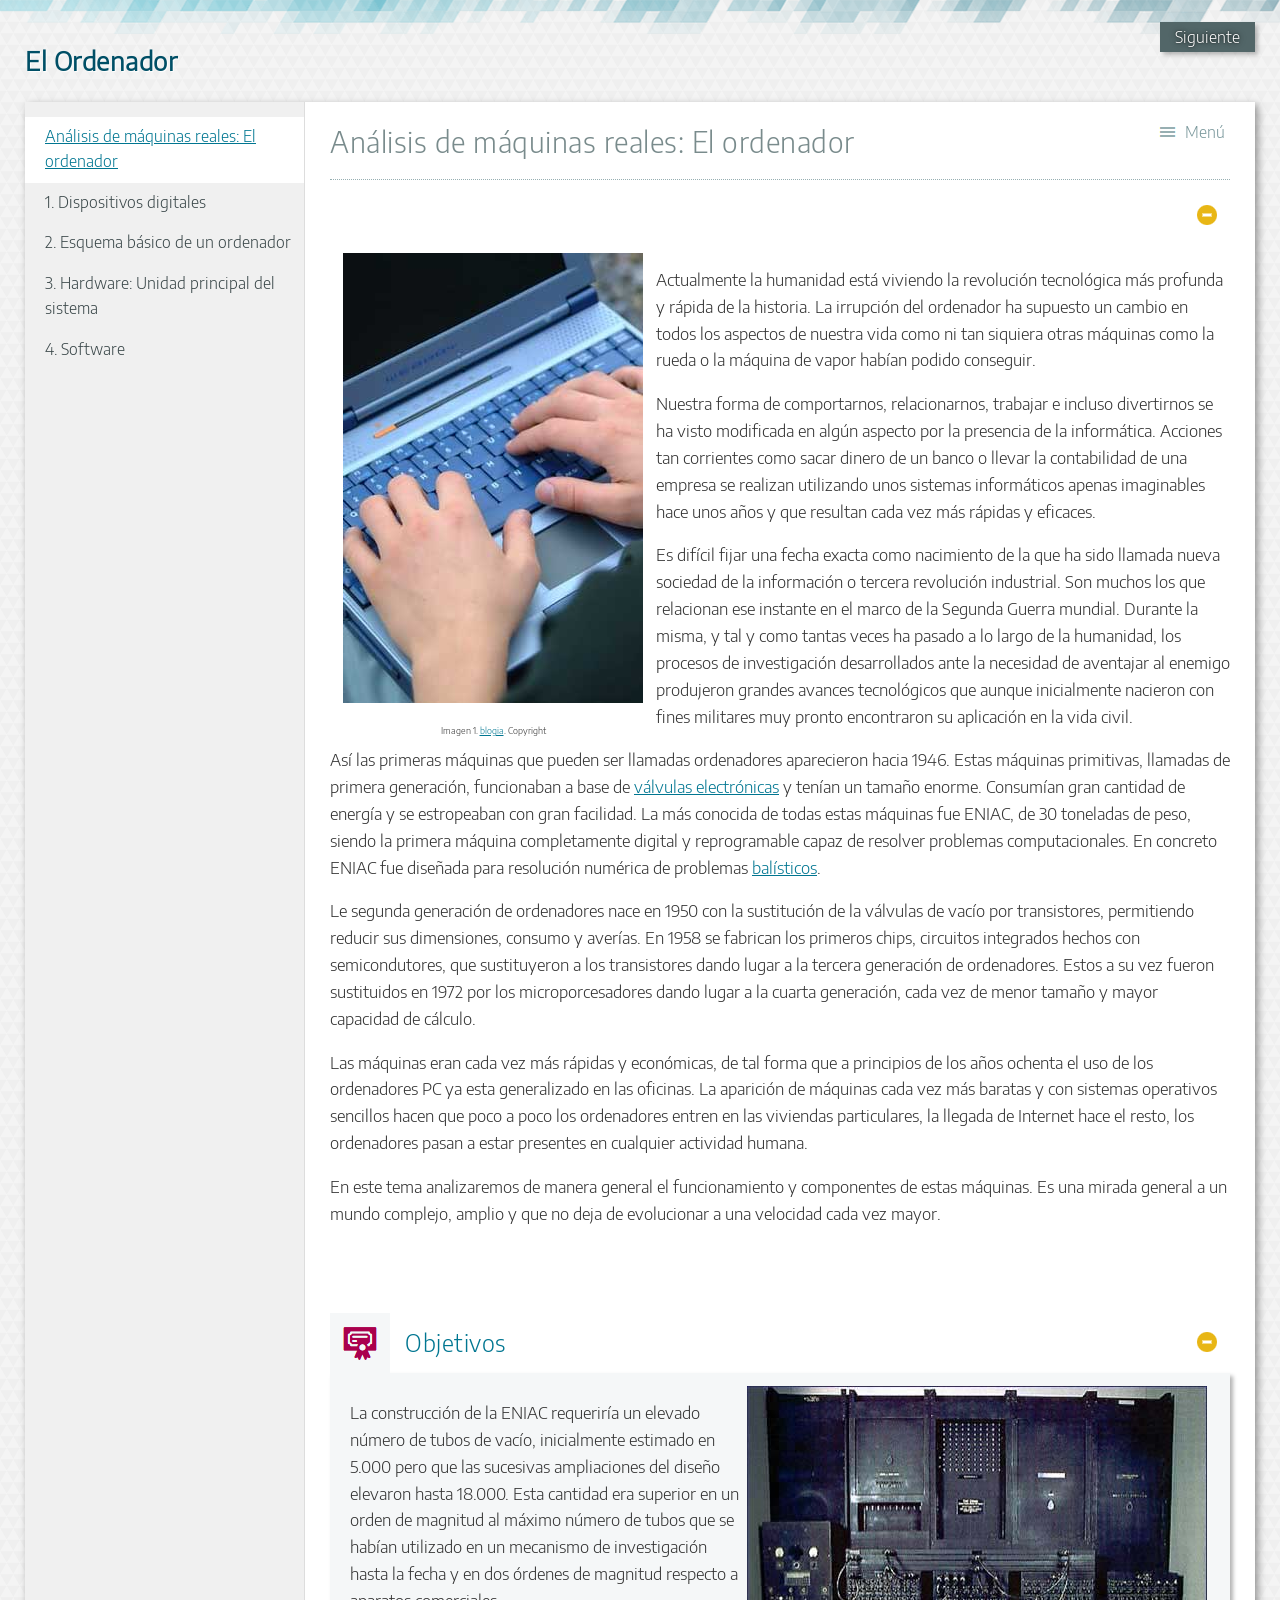
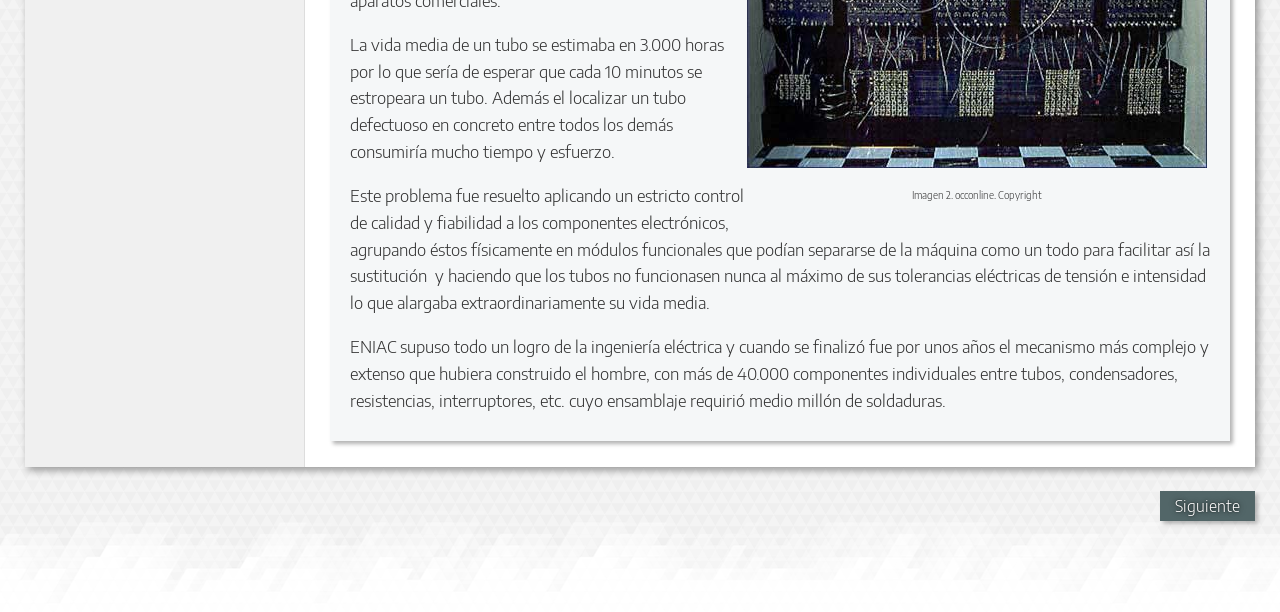
<file: index.html>
<!doctype html>
<html lang="es">
<head>
<link rel="stylesheet" type="text/css" href="base.css" />
<link rel="stylesheet" type="text/css" href="content.css" />
<link rel="stylesheet" type="text/css" href="nav.css" />
<meta http-equiv="content-type" content="text/html;  charset=utf-8" />
<title>El Ordenador </title>
<link rel="shortcut icon" href="favicon.ico" type="image/x-icon" />
<meta name="author" content="Educación Permanente, Junta de Andalucía." />
<meta name="generator" content="eXeLearning 2.5 - exelearning.net" />
<meta name="description" content="Análisis del Ordenador: componentes y funcionamiento. Documento extraído del programa Educación Permanente de la Junta de Andalucía." />
<!--[if lt IE 9]><script type="text/javascript" src="exe_html5.js"></script><![endif]-->
<script type="text/javascript" src="exe_jquery.js"></script>
<script type="text/javascript" src="common_i18n.js"></script>
<script type="text/javascript" src="common.js"></script>
<meta name="viewport" content="width=device-width, initial-scale=1" />
</head>
<body class="exe-web-site" id="exe-node-0"><script type="text/javascript">document.body.className+=" js"</script>
<div id="content">
<p id="skipNav"><a href="#main" class="sr-av">Saltar la navegación</a></p>
<header id="header" ><div id="headerContent">El Ordenador</div></header>
<nav id="siteNav">
<ul>
   <li id="active"><a href="index.html" class="active daddy main-node">Análisis de máquinas reales: El ordenador</a></li>
   <li><a href="1_dispositivos_digitales.html" class="daddy">1. Dispositivos digitales</a>
   <ul class="other-section">
      <li><a href="11_analgico_vs_digital.html" class="no-ch">1.1. Analógico vs. digital</a></li>
   </ul>
   </li>
   <li><a href="2_esquema_bsico_de_un_ordenador.html" class="daddy">2. Esquema básico de un ordenador</a>
   <ul class="other-section">
      <li><a href="unidad_central_de_memoria.html" class="no-ch">Unidad central de memoria</a></li>
      <li><a href="unidad_de_control_y_unidad_aritmtico_lgica.html" class="no-ch">Unidad de control y unidad aritmético lógica</a></li>
   </ul>
   </li>
   <li><a href="3_hardware_unidad_principal_del_sistema.html" class="daddy">3. Hardware: Unidad principal del sistema</a>
   <ul class="other-section">
      <li><a href="31_hardware_perifricos.html" class="no-ch">3.1. Hardware: Periféricos</a></li>
   </ul>
   </li>
   <li><a href="4_software.html" class="daddy">4. Software</a>
   <ul class="other-section">
      <li><a href="41_bios.html" class="no-ch">4.1. BIOS</a></li>
      <li><a href="42_sistema_operativo.html" class="no-ch">4.2. Sistema operativo</a></li>
      <li><a href="43_programas_aplicaciones_y_utilidades.html" class="no-ch">4.3. Programas, aplicaciones y utilidades</a></li>
      <li><a href="44_drivers.html" class="no-ch">4.4. Drivers</a></li>
   </ul>
   </li>
</ul>
</nav>
<div id='topPagination'>
<nav class="pagination noprt">
<a href="1_dispositivos_digitales.html" class="next"><span>Siguiente<span> &raquo;</span></span></a>
</nav>
</div>
<div id="main-wrapper">
<section id="main">
<header id="nodeDecoration"><h1 id="nodeTitle">Análisis de máquinas reales: El ordenador</h1></header>
<article class="iDevice_wrapper FreeTextIdevice" id="id70">
<div class="iDevice emphasis0">
<div id="ta70_1" class="block iDevice_content">
<table align="left" border="0">
<tbody>
<tr>
<td><img width="300" height="450" title="Teclado ordenador portatil" src="20070219134710-ordenador.jpg" hspace="10" /></td>
</tr>
<tr align="center">
<td><span style="font-size: xx-small;">Imagen 1. <a href="http://robertozucco.blogia.com/2007/febrero.php" target="_blank" rel="noopener">blogia</a>. Copyright<br /></span></td>
</tr>
</tbody>
</table>
<p>Actualmente la humanidad está viviendo la revolución tecnológica más profunda y rápida de la historia. La irrupción del ordenador ha supuesto un cambio en todos los aspectos de nuestra vida como ni tan siquiera otras máquinas como la rueda o la máquina de vapor habían podido conseguir.</p>
<p>Nuestra forma de comportarnos, relacionarnos, trabajar e incluso divertirnos se ha visto modificada en algún aspecto por la presencia de la informática. Acciones tan corrientes como sacar dinero de un banco o llevar la contabilidad de una empresa se realizan utilizando unos sistemas informáticos apenas imaginables hace unos años y que resultan cada vez más rápidas y eficaces.</p>
<p>Es difícil fijar una fecha exacta como nacimiento de la que ha sido llamada nueva sociedad de la información o tercera revolución industrial. Son muchos los que relacionan ese instante en el marco de la Segunda Guerra mundial. Durante la misma, y tal y como tantas veces ha pasado a lo largo de la humanidad, los procesos de investigación desarrollados ante la necesidad de aventajar al enemigo produjeron grandes avances tecnológicos que aunque inicialmente nacieron con fines militares muy pronto encontraron su aplicación en la vida civil.</p>
<p>Así las primeras máquinas que pueden ser llamadas ordenadores aparecieron hacia 1946. Estas máquinas primitivas, llamadas de primera generación, funcionaban a base de <a href="http://www.juntadeandalucia.es/averroes/educacion_permanente/glosario/index.php/V%C3%A1lvula_electr%C3%B3nica" target="_blank" rel="noopener">válvulas electrónicas</a> y tenían un tamaño enorme. Consumían gran cantidad de energía y se estropeaban con gran facilidad. La más conocida de todas estas máquinas fue ENIAC, de 30 toneladas de peso, siendo la primera máquina completamente digital y reprogramable capaz de resolver problemas computacionales. En concreto ENIAC fue diseñada para resolución numérica de problemas <a href="http://www.juntadeandalucia.es/averroes/educacion_permanente/glosario/index.php/Bal%C3%ADstica" target="_blank" rel="noopener">balísticos</a>.</p>
<p>Le segunda generación de ordenadores nace en 1950 con la sustitución de la válvulas de vacío por transistores, permitiendo reducir sus dimensiones, consumo y averías. En 1958 se fabrican los primeros chips, circuitos integrados hechos con semicondutores, que sustituyeron a los transistores dando lugar a la tercera generación de ordenadores. Estos a su vez fueron sustituidos en 1972 por los microporcesadores dando lugar a la cuarta generación, cada vez de menor tamaño y mayor capacidad de cálculo.</p>
<p>Las máquinas eran cada vez más rápidas y económicas, de tal forma que a principios de los años ochenta el uso de los ordenadores PC ya esta generalizado en las oficinas. La aparición de máquinas cada vez más baratas y con sistemas operativos sencillos hacen que poco a poco los ordenadores entren en las viviendas particulares, la llegada de Internet hace el resto, los ordenadores pasan a estar presentes en cualquier actividad humana.</p>
<p>En este tema analizaremos de manera general el funcionamiento y componentes de estas máquinas. Es una mirada general a un mundo complejo, amplio y que no deja de evolucionar a una velocidad cada vez mayor.</p>
<p> </p>
</div>
</div>
</article>
<article class="iDevice_wrapper objectivesIdevice em_iDevice" id="id71">
<div class="iDevice emphasis1" >
<header class="iDevice_header"><h1 class="iDeviceTitle">Objetivos</h1></header>
<div class="iDevice_inner">
<div class="iDevice_content_wrapper">
<div id="ta71_22_2" class="block iDevice_content">

<table align="right" border="0">
	<tbody>
		<tr>
			<td> <img src="eniac.jpg" title="ENIAC" height="382" width="460" /></td>
		</tr>
		<tr align="center">
			<td> <font size="1">Imagen 2. occonline. Copyright
			</font></td>
		</tr>
	</tbody>
</table>
<p>
La construcción de la ENIAC requeriría un elevado número de tubos de vacío, inicialmente estimado en 5.000 pero que las sucesivas ampliaciones del diseño elevaron hasta 18.000. Esta cantidad era superior en un orden de magnitud al máximo número de tubos que se habían utilizado en un mecanismo de investigación hasta la fecha y en dos órdenes de magnitud respecto a aparatos comerciales.
</p>
<p>
La vida media de un tubo se estimaba en 3.000 horas por lo que sería de esperar que cada 10 minutos se estropeara un tubo. Además el localizar un tubo defectuoso en concreto entre todos los demás consumiría mucho tiempo y esfuerzo.  
</p>
<p>
Este problema fue resuelto aplicando un estricto control de calidad y fiabilidad a los componentes electrónicos, agrupando éstos físicamente en módulos funcionales que podían separarse de la máquina como un todo para facilitar así la sustitución  y haciendo que los tubos no funcionasen nunca al máximo de sus tolerancias eléctricas de tensión e intensidad lo que alargaba extraordinariamente su vida media.
</p>
<p>
ENIAC supuso todo un logro de la ingeniería eléctrica y cuando se finalizó fue por unos años el mecanismo más complejo y extenso que hubiera construido el hombre, con más de 40.000 componentes individuales entre tubos, condensadores, resistencias, interruptores, etc. cuyo ensamblaje requirió medio millón de soldaduras.
</p>

</div>
</div>
</div>
</div>
</article>
</section>
</div>
<div id='bottomPagination'>
<nav class="pagination noprt">
<a href="1_dispositivos_digitales.html" class="next"><span>Siguiente<span> &raquo;</span></span></a>
</nav>
</div>
</div>
<script type="text/javascript" src="_intef_js.js"></script></body></html>
</file>
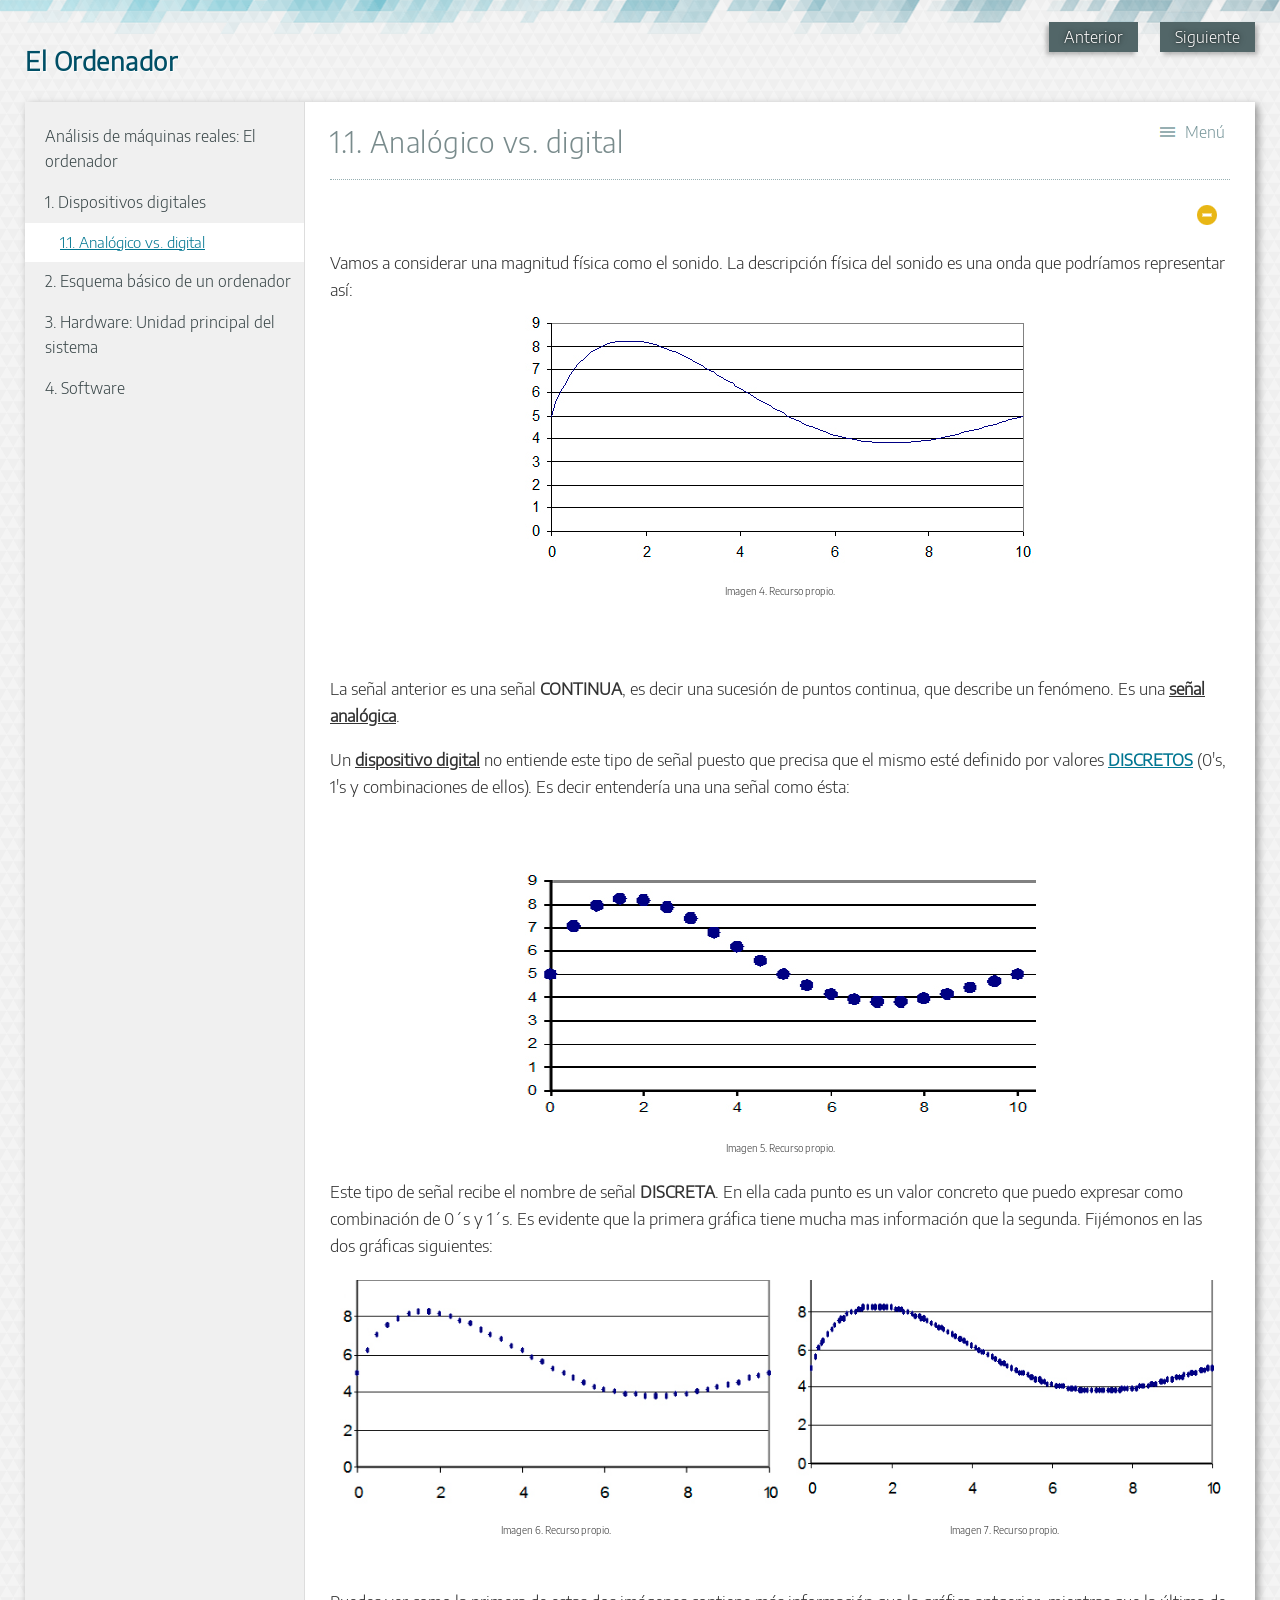
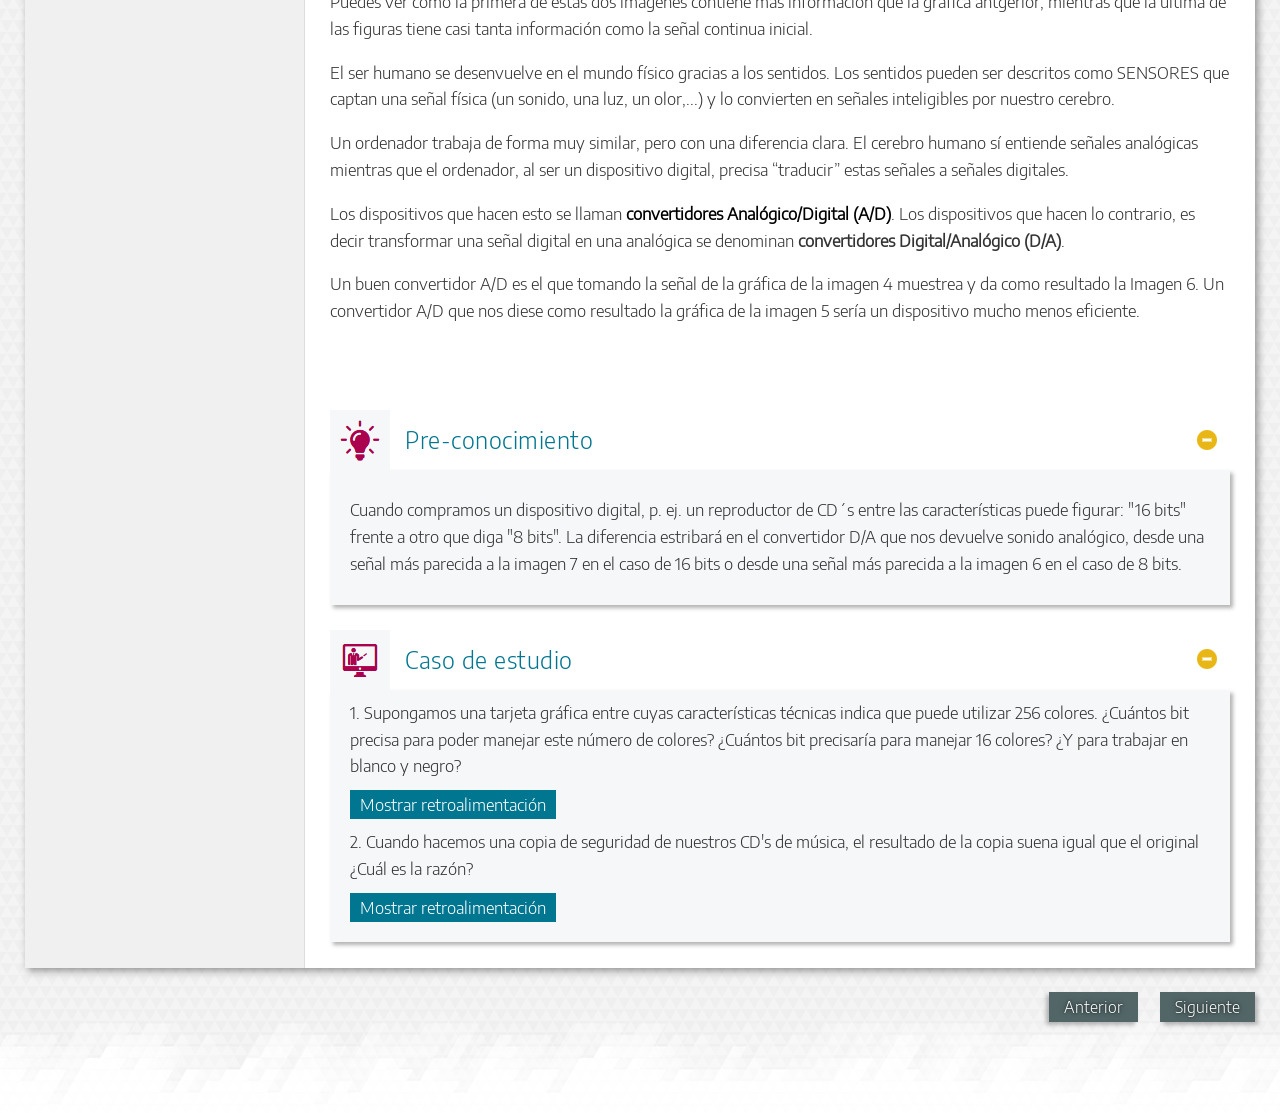
<file: 11_analgico_vs_digital.html>
<!doctype html>
<html lang="es">
<head>
<link rel="stylesheet" type="text/css" href="base.css" />
<link rel="stylesheet" type="text/css" href="content.css" />
<link rel="stylesheet" type="text/css" href="nav.css" />
<meta http-equiv="content-type" content="text/html;  charset=utf-8" />
<title>1.1. Analógico vs. digital | El Ordenador </title>
<link rel="shortcut icon" href="favicon.ico" type="image/x-icon" />
<meta name="author" content="Educación Permanente, Junta de Andalucía." />
<meta name="generator" content="eXeLearning 2.5 - exelearning.net" />
<!--[if lt IE 9]><script type="text/javascript" src="exe_html5.js"></script><![endif]-->
<script type="text/javascript" src="exe_jquery.js"></script>
<script type="text/javascript" src="common_i18n.js"></script>
<script type="text/javascript" src="common.js"></script>
<meta name="viewport" content="width=device-width, initial-scale=1" />
</head>
<body class="exe-web-site" id="exe-node-1"><script type="text/javascript">document.body.className+=" js"</script>
<div id="content">
<p id="skipNav"><a href="#main" class="sr-av">Saltar la navegación</a></p>
<header id="header" ><div id="headerContent">El Ordenador</div></header>
<nav id="siteNav">
<ul>
   <li><a href="index.html" class="daddy main-node">Análisis de máquinas reales: El ordenador</a></li>
   <li class="current-page-parent"><a href="1_dispositivos_digitales.html" class="current-page-parent daddy">1. Dispositivos digitales</a>
   <ul>
      <li id="active"><a href="11_analgico_vs_digital.html" class="active no-ch">1.1. Analógico vs. digital</a></li>
   </ul>
   </li>
   <li><a href="2_esquema_bsico_de_un_ordenador.html" class="daddy">2. Esquema básico de un ordenador</a>
   <ul class="other-section">
      <li><a href="unidad_central_de_memoria.html" class="no-ch">Unidad central de memoria</a></li>
      <li><a href="unidad_de_control_y_unidad_aritmtico_lgica.html" class="no-ch">Unidad de control y unidad aritmético lógica</a></li>
   </ul>
   </li>
   <li><a href="3_hardware_unidad_principal_del_sistema.html" class="daddy">3. Hardware: Unidad principal del sistema</a>
   <ul class="other-section">
      <li><a href="31_hardware_perifricos.html" class="no-ch">3.1. Hardware: Periféricos</a></li>
   </ul>
   </li>
   <li><a href="4_software.html" class="daddy">4. Software</a>
   <ul class="other-section">
      <li><a href="41_bios.html" class="no-ch">4.1. BIOS</a></li>
      <li><a href="42_sistema_operativo.html" class="no-ch">4.2. Sistema operativo</a></li>
      <li><a href="43_programas_aplicaciones_y_utilidades.html" class="no-ch">4.3. Programas, aplicaciones y utilidades</a></li>
      <li><a href="44_drivers.html" class="no-ch">4.4. Drivers</a></li>
   </ul>
   </li>
</ul>
</nav>
<div id='topPagination'>
<nav class="pagination noprt">
<a href="1_dispositivos_digitales.html" class="prev"><span><span>&laquo; </span>Anterior</span></a> <span class="sep">| </span><a href="2_esquema_bsico_de_un_ordenador.html" class="next"><span>Siguiente<span> &raquo;</span></span></a>
</nav>
</div>
<div id="main-wrapper">
<section id="main">
<header id="nodeDecoration"><h1 id="nodeTitle">1.1. Analógico vs. digital</h1></header>
<article class="iDevice_wrapper FreeTextIdevice" id="id9">
<div class="iDevice emphasis0">
<div id="ta9_1" class="block iDevice_content">
Vamos a considerar una magnitud física como el sonido. La descripción física del sonido es una onda que podríamos representar así:<br />
<table align="center" border="0">
	<tbody>
		<tr>
			<td> <img src="senal1.jpg" title="Señal continua analógica. Sonido" height="257" width="511" /></td>
		</tr>
		<tr align="center">
			<td> <font size="1">Imagen 4. Recurso propio.<br />
			</font></td>
		</tr>
	</tbody>
</table>
<p>
<br />
<br />
La señal anterior es una señal <b>CONTINUA</b>, es decir una sucesión de puntos continua, que describe un fenómeno.  Es una <u><b>señal analógica</b></u>. 
</p>
<p>
Un <u><b>dispositivo digital</b></u> no entiende este tipo de señal puesto que
precisa  que el mismo esté definido por valores <a href="http://www.juntadeandalucia.es/averroes/educacion_permanente/glosario/index.php/Discreto" target="_blank"><b>DISCRETOS</b></a> (0's, 1's y combinaciones de ellos).  Es decir entendería una una señal como
ésta:
</p>
<p>
&nbsp;
</p>
<table align="center" border="0">
	<tbody>
		<tr>
			<td> <img src="senal2.jpg" title="Señal digital o discreta" height="257" width="511" /></td>
		</tr>
		<tr align="center">
			<td><font size="1">Imagen 5. Recurso propio.</font> <br />
			</td>
		</tr>
	</tbody>
</table>
<p>
Este tipo de señal recibe el nombre de señal <b>DISCRETA</b>.  En ella cada punto es un valor concreto que puedo expresar como combinación de 0´s y
1´s. Es evidente que la primera gráfica tiene mucha mas
información que la segunda. Fijémonos en las dos gráficas siguientes:<br />
</p>
<table align="center" border="0">
	<tbody>
		<tr>
			<td> <img src="senal3.jpg" title="Señal discreta de baja resolución" height="257" width="511" /></td>
			<td> <img src="senal4.jpg" title="Señal discreta de alta resolución." /></td>
		</tr>
		<tr>
			<td align="center"><font size="1"> Imagen 6. Recurso propio.</font></td>
			<td align="center"><font size="1">Imagen 7. Recurso propio. <br />
			</font></td>
		</tr>
	</tbody>
</table>
<p>
<br />
Puedes ver como la primera de estas dos imágenes contiene más información que la gráfica antgerior,
mientras que la última de las figuras tiene casi tanta información como la señal
continua inicial.
</p>
<p>
El ser humano se desenvuelve en el mundo físico gracias a los sentidos.
Los sentidos pueden ser descritos como SENSORES que captan una señal
física (un sonido, una luz, un olor,...) y lo convierten en señales
inteligibles por nuestro cerebro.
</p>
<p>
Un ordenador trabaja de forma muy similar, pero con una diferencia
clara. El cerebro humano sí entiende señales analógicas mientras que el
ordenador, al ser un dispositivo digital, precisa “traducir” estas
señales a señales digitales. 
</p>
<p>
Los dispositivos que hacen esto se llaman<font color="#999999">
<b><font color="#000000">convertidores Analógico/Digital (A/D)</font></b></font>. Los dispositivos que hacen lo
contrario, es decir transformar una señal digital en una analógica se
denominan <b>convertidores Digital/Analógico (D/A)</b>. 
</p>
<p>
Un buen convertidor
A/D es el que tomando la señal de la gráfica de la imagen 4 muestrea y da como
resultado la Imagen 6. Un convertidor A/D que nos diese como resultado
la gráfica de la imagen 5 sería un dispositivo mucho menos eficiente. 
</p>
<p>
&nbsp;
</p>

</div>
</div>
</article>
<article class="iDevice_wrapper preknowledgeIdevice em_iDevice" id="id10">
<div class="iDevice emphasis1" >
<header class="iDevice_header"><h1 class="iDeviceTitle">Pre-conocimiento</h1></header>
<div class="iDevice_inner">
<div class="iDevice_content_wrapper">
<div id="ta10_30_2" class="block iDevice_content">
<p>
Cuando compramos un dispositivo digital, p. ej. un reproductor de CD´s
entre las características puede figurar: &quot;16 bits&quot; frente a otro que
diga &quot;8 bits&quot;. La diferencia estribará en el convertidor D/A que nos
devuelve sonido analógico, desde una señal más parecida a la imagen 7 en el caso de 16 bits o desde una señal más parecida a la imagen 6 en el
caso de 8 bits.<br />
</p>

</div>
</div>
</div>
</div>
</article>
<article class="iDevice_wrapper CasestudyIdevice em_iDevice" id="id17">
<div class="iDevice emphasis1" >
<header class="iDevice_header"><h1 class="iDeviceTitle">Caso de estudio</h1></header>
<div class="iDevice_inner">
<div class="iDevice_content_wrapper">
<section id="ta17_10" class="block iDevice_content">


</section>
<section id="taquesQuestion0b17" class="block iDevice_content">
1. Supongamos una tarjeta gráfica entre cuyas características técnicas indica que puede utilizar 256 colores. ¿Cuántos bit precisa para poder manejar este número de colores? ¿Cuántos bit precisaría para manejar 16 colores? ¿Y para trabajar en blanco y negro?

</section>
<form name="feedback-form-quesFeedback0b17" action="#" onsubmit="return false" class="feedback-form">
<div class="block iDevice_buttons feedback-button js-required">
<p><script type="text/javascript">var feedbackquesFeedback0b17text = "Mostrar retroalimentación";</script><input type="button" name="toggle-feedback-quesFeedback0b17" value="Mostrar retroalimentación" class="feedbackbutton feedback-toggler" /></p>
</div>
<section id="feedback-quesFeedback0b17" class="feedback js-feedback js-hidden">
<h1 class="js-sr-av">Retroalimentación</h1>

<p>
Para manejar 256 colores necesitamos poder representar 256 estados binarios diferentes por lo tanto serán necesarios 8 bits de información.
</p>
<p>
En el caso de los 16 colores en número de bits es 4.
</p>
<p>
Para imágenes en blanco y negro, sólo distinguimos dos estados, blanco y negro.  Por lo tanto es suficiente con un bit de información. 
</p>
</section>
</form>
<section id="taquesQuestion1b17" class="block iDevice_content">
2.  Cuando hacemos una copia de seguridad  de  nuestros CD's de música, el resultado de la copia suena igual que el original ¿Cuál es la razón?

</section>
<form name="feedback-form-quesFeedback1b17" action="#" onsubmit="return false" class="feedback-form">
<div class="block iDevice_buttons feedback-button js-required">
<p><script type="text/javascript">var feedbackquesFeedback1b17text = "Mostrar retroalimentación";</script><input type="button" name="toggle-feedback-quesFeedback1b17" value="Mostrar retroalimentación" class="feedbackbutton feedback-toggler" /></p>
</div>
<section id="feedback-quesFeedback1b17" class="feedback js-feedback js-hidden">
<h1 class="js-sr-av">Retroalimentación</h1>

<p>
La música en un CD está guardada en formato digital, por lo tanto cuando copiamos el disco no hacemos una copia de la señal musical tal y como ocurriría si estuviéramos pasando la información a una cinta magnética en cuyo caso si que habría pérdida de información.  La copia digital replica exactamente la información contenida en el dispositivo original a la copia, por tanto la calidad del sonido se mantiene.
</p>
<p>
&nbsp;
</p>
</section>
</form>
</div>
</div>
</div>
</article>
</section>
</div>
<div id='bottomPagination'>
<nav class="pagination noprt">
<a href="1_dispositivos_digitales.html" class="prev"><span><span>&laquo; </span>Anterior</span></a> <span class="sep">| </span><a href="2_esquema_bsico_de_un_ordenador.html" class="next"><span>Siguiente<span> &raquo;</span></span></a>
</nav>
</div>
</div>
<script type="text/javascript" src="_intef_js.js"></script></body></html>
</file>
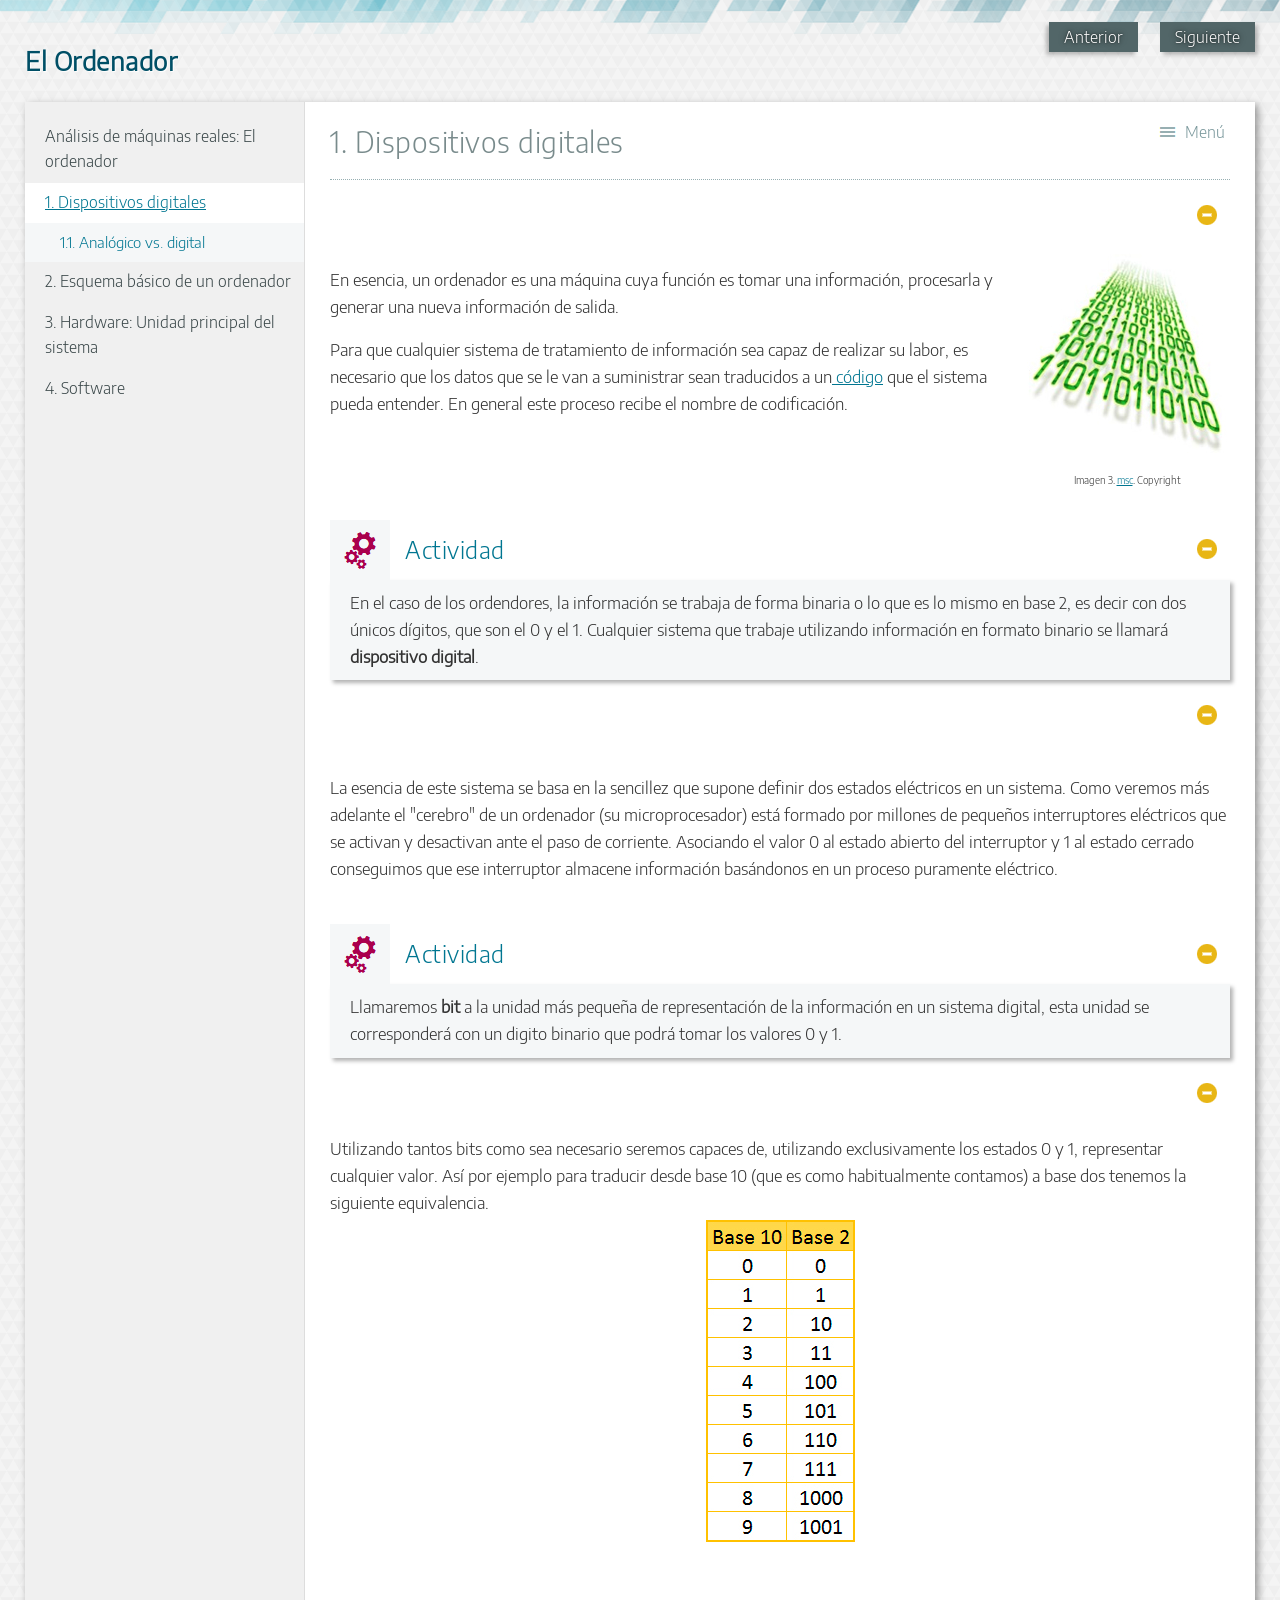
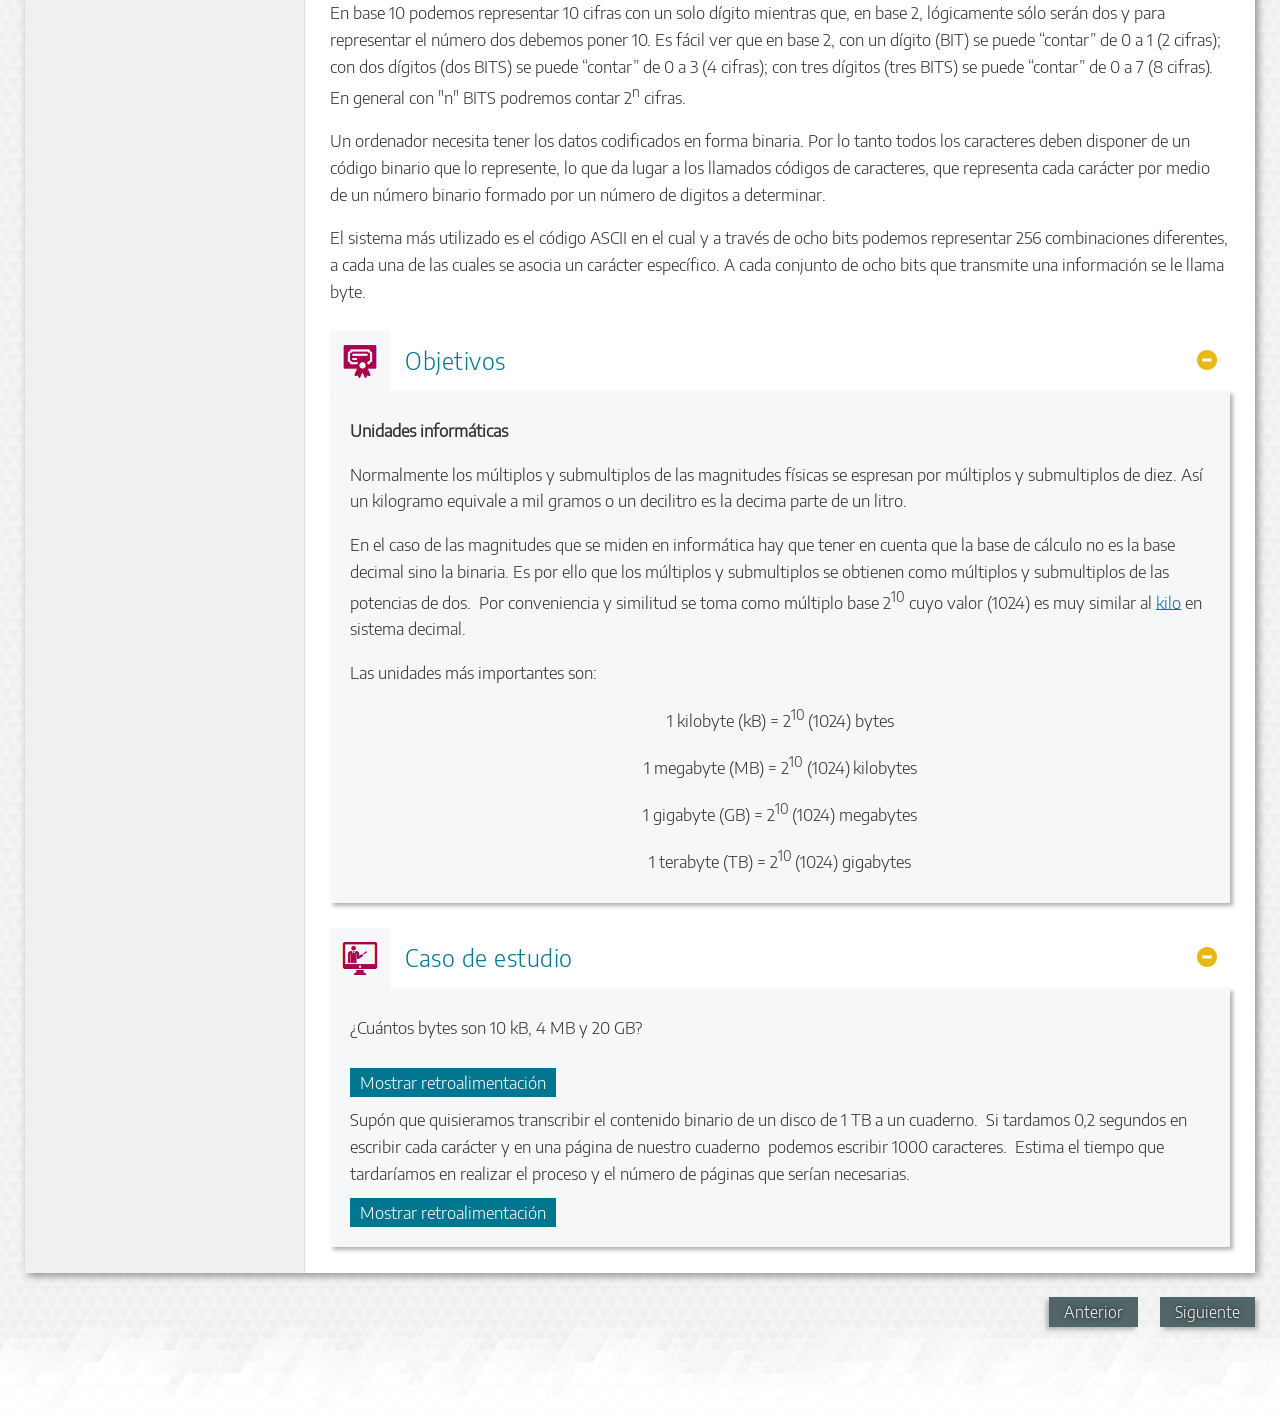
<file: 1_dispositivos_digitales.html>
<!doctype html>
<html lang="es">
<head>
<link rel="stylesheet" type="text/css" href="base.css" />
<link rel="stylesheet" type="text/css" href="content.css" />
<link rel="stylesheet" type="text/css" href="nav.css" />
<meta http-equiv="content-type" content="text/html;  charset=utf-8" />
<title>1. Dispositivos digitales | El Ordenador </title>
<link rel="shortcut icon" href="favicon.ico" type="image/x-icon" />
<meta name="author" content="Educación Permanente, Junta de Andalucía." />
<meta name="generator" content="eXeLearning 2.5 - exelearning.net" />
<!--[if lt IE 9]><script type="text/javascript" src="exe_html5.js"></script><![endif]-->
<script type="text/javascript" src="exe_jquery.js"></script>
<script type="text/javascript" src="common_i18n.js"></script>
<script type="text/javascript" src="common.js"></script>
<meta name="viewport" content="width=device-width, initial-scale=1" />
</head>
<body class="exe-web-site" id="exe-node-13"><script type="text/javascript">document.body.className+=" js"</script>
<div id="content">
<p id="skipNav"><a href="#main" class="sr-av">Saltar la navegación</a></p>
<header id="header" ><div id="headerContent">El Ordenador</div></header>
<nav id="siteNav">
<ul>
   <li><a href="index.html" class="daddy main-node">Análisis de máquinas reales: El ordenador</a></li>
   <li id="active"><a href="1_dispositivos_digitales.html" class="active daddy">1. Dispositivos digitales</a>
   <ul>
      <li><a href="11_analgico_vs_digital.html" class="no-ch">1.1. Analógico vs. digital</a></li>
   </ul>
   </li>
   <li><a href="2_esquema_bsico_de_un_ordenador.html" class="daddy">2. Esquema básico de un ordenador</a>
   <ul class="other-section">
      <li><a href="unidad_central_de_memoria.html" class="no-ch">Unidad central de memoria</a></li>
      <li><a href="unidad_de_control_y_unidad_aritmtico_lgica.html" class="no-ch">Unidad de control y unidad aritmético lógica</a></li>
   </ul>
   </li>
   <li><a href="3_hardware_unidad_principal_del_sistema.html" class="daddy">3. Hardware: Unidad principal del sistema</a>
   <ul class="other-section">
      <li><a href="31_hardware_perifricos.html" class="no-ch">3.1. Hardware: Periféricos</a></li>
   </ul>
   </li>
   <li><a href="4_software.html" class="daddy">4. Software</a>
   <ul class="other-section">
      <li><a href="41_bios.html" class="no-ch">4.1. BIOS</a></li>
      <li><a href="42_sistema_operativo.html" class="no-ch">4.2. Sistema operativo</a></li>
      <li><a href="43_programas_aplicaciones_y_utilidades.html" class="no-ch">4.3. Programas, aplicaciones y utilidades</a></li>
      <li><a href="44_drivers.html" class="no-ch">4.4. Drivers</a></li>
   </ul>
   </li>
</ul>
</nav>
<div id='topPagination'>
<nav class="pagination noprt">
<a href="index.html" class="prev"><span><span>&laquo; </span>Anterior</span></a> <span class="sep">| </span><a href="11_analgico_vs_digital.html" class="next"><span>Siguiente<span> &raquo;</span></span></a>
</nav>
</div>
<div id="main-wrapper">
<section id="main">
<header id="nodeDecoration"><h1 id="nodeTitle">1. Dispositivos digitales</h1></header>
<article class="iDevice_wrapper FreeTextIdevice" id="id59">
<div class="iDevice emphasis0">
<div id="ta59_1" class="block iDevice_content">

<table align="right" border="0">
	<tbody>
		<tr>
			<td> <img src="EP_bytes-ch.jpg" height="200" width="200" /></td>
		</tr>
		<tr align="center">
			<td><font size="1">Imagen 3. <a href="http://msc-ks4technology.wikispaces.com/Understanding+PICs" target="_blank">msc</a>. Copyright</font> <br />
			</td>
		</tr>
	</tbody>
</table>
<p>
En esencia, un ordenador es una máquina cuya función es tomar una información, procesarla y generar una nueva información de salida.
</p>
<p>
Para que cualquier sistema de tratamiento de información sea capaz de realizar su labor, es necesario que los datos que se le van a suministrar sean traducidos a un<a href="http://www.juntadeandalucia.es/averroes/educacion_permanente/glosario/index.php/C%C3%B3digo" target="_blank"> código</a> que el sistema pueda entender.  En general este proceso recibe el nombre de codificación.  
</p>

</div>
</div>
</article>
<article class="iDevice_wrapper activityIdevice em_iDevice" id="id60">
<div class="iDevice emphasis1" >
<header class="iDevice_header"><h1 class="iDeviceTitle">Actividad</h1></header>
<div class="iDevice_inner">
<div class="iDevice_content_wrapper">
<div id="ta60_26_2" class="block iDevice_content">
En el caso de los ordendores, la información se trabaja de forma
binaria o lo que es lo mismo en base 2, es decir con dos únicos dígitos, que
son el 0 y el 1. Cualquier sistema que trabaje utilizando información
en formato binario se llamará <b>dispositivo digital</b>.

</div>
</div>
</div>
</div>
</article>
<article class="iDevice_wrapper FreeTextIdevice" id="id61">
<div class="iDevice emphasis0">
<div id="ta61_1" class="block iDevice_content">

<p>
La esencia de este sistema se basa en la sencillez que supone
definir dos estados eléctricos en un sistema. Como veremos más adelante
el &quot;cerebro&quot; de un ordenador (su microprocesador) está formado por
millones de pequeños interruptores eléctricos que se activan y
desactivan ante el paso de corriente. Asociando el valor 0 al estado
abierto del interruptor y 1 al estado cerrado conseguimos que ese
interruptor almacene información basándonos en un proceso puramente
eléctrico.
</p>

</div>
</div>
</article>
<article class="iDevice_wrapper activityIdevice em_iDevice" id="id62">
<div class="iDevice emphasis1" >
<header class="iDevice_header"><h1 class="iDeviceTitle">Actividad</h1></header>
<div class="iDevice_inner">
<div class="iDevice_content_wrapper">
<div id="ta62_27_2" class="block iDevice_content">
Llamaremos <b>bit</b> a la unidad más pequeña de representación de la
información en un sistema digital, esta unidad se corresponderá con un
digito binario que podrá tomar los valores 0 y 1.

</div>
</div>
</div>
</div>
</article>
<article class="iDevice_wrapper FreeTextIdevice" id="id63">
<div class="iDevice emphasis0">
<div id="ta63_1" class="block iDevice_content">
Utilizando tantos bits como sea necesario seremos capaces de, utilizando exclusivamente los estados 0 y 1, representar cualquier valor.  Así por ejemplo para
traducir desde base 10 (que es como habitualmente contamos) a base dos tenemos la siguiente equivalencia.
<table align="center" border="0">
	<tbody>
		<tr>
			<td> <img src="7461626c61636f6e7665727369c3b36e.jpg" height="322" width="149" /></td>
		</tr>
		<tr align="center">
			<td> <font size="1">
			</font><br />
			</td>
		</tr>
	</tbody>
</table>
<p>
En base 10 podemos representar 10 cifras con un solo dígito mientras
que, en base 2, lógicamente sólo serán dos y para representar el número
dos debemos poner 10. Es fácil ver que en base 2, con un dígito (BIT) se puede “contar” de 0 a 1 (2 cifras); con dos
dígitos (dos BITS) se puede “contar” de 0 a 3 (4 cifras); con tres
dígitos (tres BITS) se puede “contar” de 0 a 7 (8 cifras).  En general con &quot;n&quot; BITS podremos contar 2<sup>n</sup>
cifras.
</p>
<p>
Un ordenador necesita tener los datos codificados en
forma binaria.  Por lo tanto todos los caracteres deben disponer de un
código binario que lo represente, lo que da lugar a los llamados códigos
de caracteres, que representa cada carácter por medio de un número
binario formado por un número de digitos a determinar.
</p>
El sistema
más utilizado es el código ASCII en el cual y a través de ocho bits
podemos representar 256 combinaciones diferentes, a cada una de las
cuales se asocia un carácter específico.   A cada conjunto de ocho bits
que transmite una información se le llama byte.

</div>
</div>
</article>
<article class="iDevice_wrapper objectivesIdevice em_iDevice" id="id67">
<div class="iDevice emphasis1" >
<header class="iDevice_header"><h1 class="iDeviceTitle">Objetivos</h1></header>
<div class="iDevice_inner">
<div class="iDevice_content_wrapper">
<div id="ta67_24_2" class="block iDevice_content">

<p>
<b>
Unidades informáticas</b>
</p>
<p>
Normalmente los múltiplos y submultiplos de las magnitudes físicas se espresan por múltiplos y submultiplos de diez.  Así un kilogramo equivale a mil gramos o un decilitro es la decima parte de un litro.  
</p>
<p>
En el caso de las magnitudes que se miden en informática hay que tener en cuenta que la base de cálculo no es la base decimal sino la binaria.  Es por ello que los múltiplos y submultiplos se obtienen como múltiplos y submultiplos de las potencias de dos.  Por conveniencia y similitud se toma como múltiplo base 2<sup>10</sup> cuyo valor (1024) es muy similar al <a href="http://www.juntadeandalucia.es/averroes/educacion_permanente/glosario/index.php/Kilo" target="_blank">kilo</a> en sistema decimal.
</p>
<p>
Las unidades más importantes son:
</p>
<p align="center">
1 kilobyte (kB) = 2<sup>10 </sup>(1024) bytes
</p>
<div align="center">
</div>
<p align="center">
1 megabyte (MB) =  2<sup>10</sup> (1024)<sup> </sup>kilobytes
</p>
<div align="center">
</div>
<p align="center">
1 gigabyte (GB) =  2<sup>10 </sup>(1024) megabytes
</p>
<div align="center">
</div>
<p align="center">
1 terabyte (TB) =  2<sup>10 </sup>(1024) gigabytes 
</p>

</div>
</div>
</div>
</div>
</article>
<article class="iDevice_wrapper CasestudyIdevice em_iDevice" id="id80">
<div class="iDevice emphasis1" >
<header class="iDevice_header"><h1 class="iDeviceTitle">Caso de estudio</h1></header>
<div class="iDevice_inner">
<div class="iDevice_content_wrapper">
<section id="ta80_10" class="block iDevice_content">

<p>
¿Cuántos bytes son 10 kB, 4 MB y 20 GB? 
</p>

</section>
<section id="taquesQuestion0b80" class="block iDevice_content">


</section>
<form name="feedback-form-quesFeedback0b80" action="#" onsubmit="return false" class="feedback-form">
<div class="block iDevice_buttons feedback-button js-required">
<p><script type="text/javascript">var feedbackquesFeedback0b80text = "Mostrar retroalimentación";</script><input type="button" name="toggle-feedback-quesFeedback0b80" value="Mostrar retroalimentación" class="feedbackbutton feedback-toggler" /></p>
</div>
<section id="feedback-quesFeedback0b80" class="feedback js-feedback js-hidden">
<h1 class="js-sr-av">Retroalimentación</h1>

<p>
10 kB = 10.2<sup>10</sup> bytes
</p>
<p>
4 MB = 4.2<sup>10</sup> kB = 4.2<sup>10</sup>.2<sup>10</sup> bytes =4.2<sup>20</sup> bytes
</p>
<p>
20 GB = 20.2<sup>10</sup> MB = 20.2<sup>10</sup>.2<sup>10</sup> kB= 20.2<sup>10</sup>.2<sup>10</sup>.2<sup>10 </sup>bytes = 20.2<sup>30</sup> bytes
</p>
</section>
</form>
<section id="taquesQuestion1b80" class="block iDevice_content">
Supón que quisieramos transcribir el contenido binario de un disco de 1
TB a un cuaderno.  Si tardamos 0,2 segundos en escribir cada carácter y
en una página de nuestro cuaderno  podemos escribir 1000 caracteres. 
Estima el tiempo que tardaríamos en realizar el proceso y el número de
páginas que serían necesarias.

</section>
<form name="feedback-form-quesFeedback1b80" action="#" onsubmit="return false" class="feedback-form">
<div class="block iDevice_buttons feedback-button js-required">
<p><script type="text/javascript">var feedbackquesFeedback1b80text = "Mostrar retroalimentación";</script><input type="button" name="toggle-feedback-quesFeedback1b80" value="Mostrar retroalimentación" class="feedbackbutton feedback-toggler" /></p>
</div>
<section id="feedback-quesFeedback1b80" class="feedback js-feedback js-hidden">
<h1 class="js-sr-av">Retroalimentación</h1>
<p>
Cada carácter binario es un bit.  En primer lugar habrá que calcular el número de bits que forman un terabyte:
</p>
<p>
1 TB = 1.2<sup>10</sup> GB = 1.2<sup>10</sup>.2<sup>10</sup> MB= 1.2<sup>10</sup>.2<sup>10</sup>.2<sup>10 </sup>kB = 1.2<sup>10</sup>.2<sup>10</sup>.2<sup>10</sup>.2<sup>10</sup> bytes = 1.2<sup>40</sup> bytes = 8.2<sup>40</sup> bits
</p>
<p>
Para hacernos idea del tamaño de este número vamos a estimar el tiempo que tardaríamos en escribir esa información:
</p>
<p>
 t = número de bits x tiempo escritura bit = 8.2<sup>40</sup> bits x 0,2 s/bit = 1,6.2<sup>40</sup> s = 1,759.10<sup>12</sup> s = 2,93.10<sup>10</sup> min = 4,89.10<sup>8</sup> horas = 2,03.10<sup>7</sup> días = 55.784 años....
</p>
<p>
Y  respecto al número de páginas:
</p>
<p>
Número de pagínas = Número de bits/número de bits por página = 8.2<sup>40</sup> bits / 1000 bits/pg = 3,8.10<sup>9</sup> páginas = 3800 millones de páginas.....
</p>
<p>

</p>
</section>
</form>
</div>
</div>
</div>
</article>
</section>
</div>
<div id='bottomPagination'>
<nav class="pagination noprt">
<a href="index.html" class="prev"><span><span>&laquo; </span>Anterior</span></a> <span class="sep">| </span><a href="11_analgico_vs_digital.html" class="next"><span>Siguiente<span> &raquo;</span></span></a>
</nav>
</div>
</div>
<script type="text/javascript" src="_intef_js.js"></script></body></html>
</file>
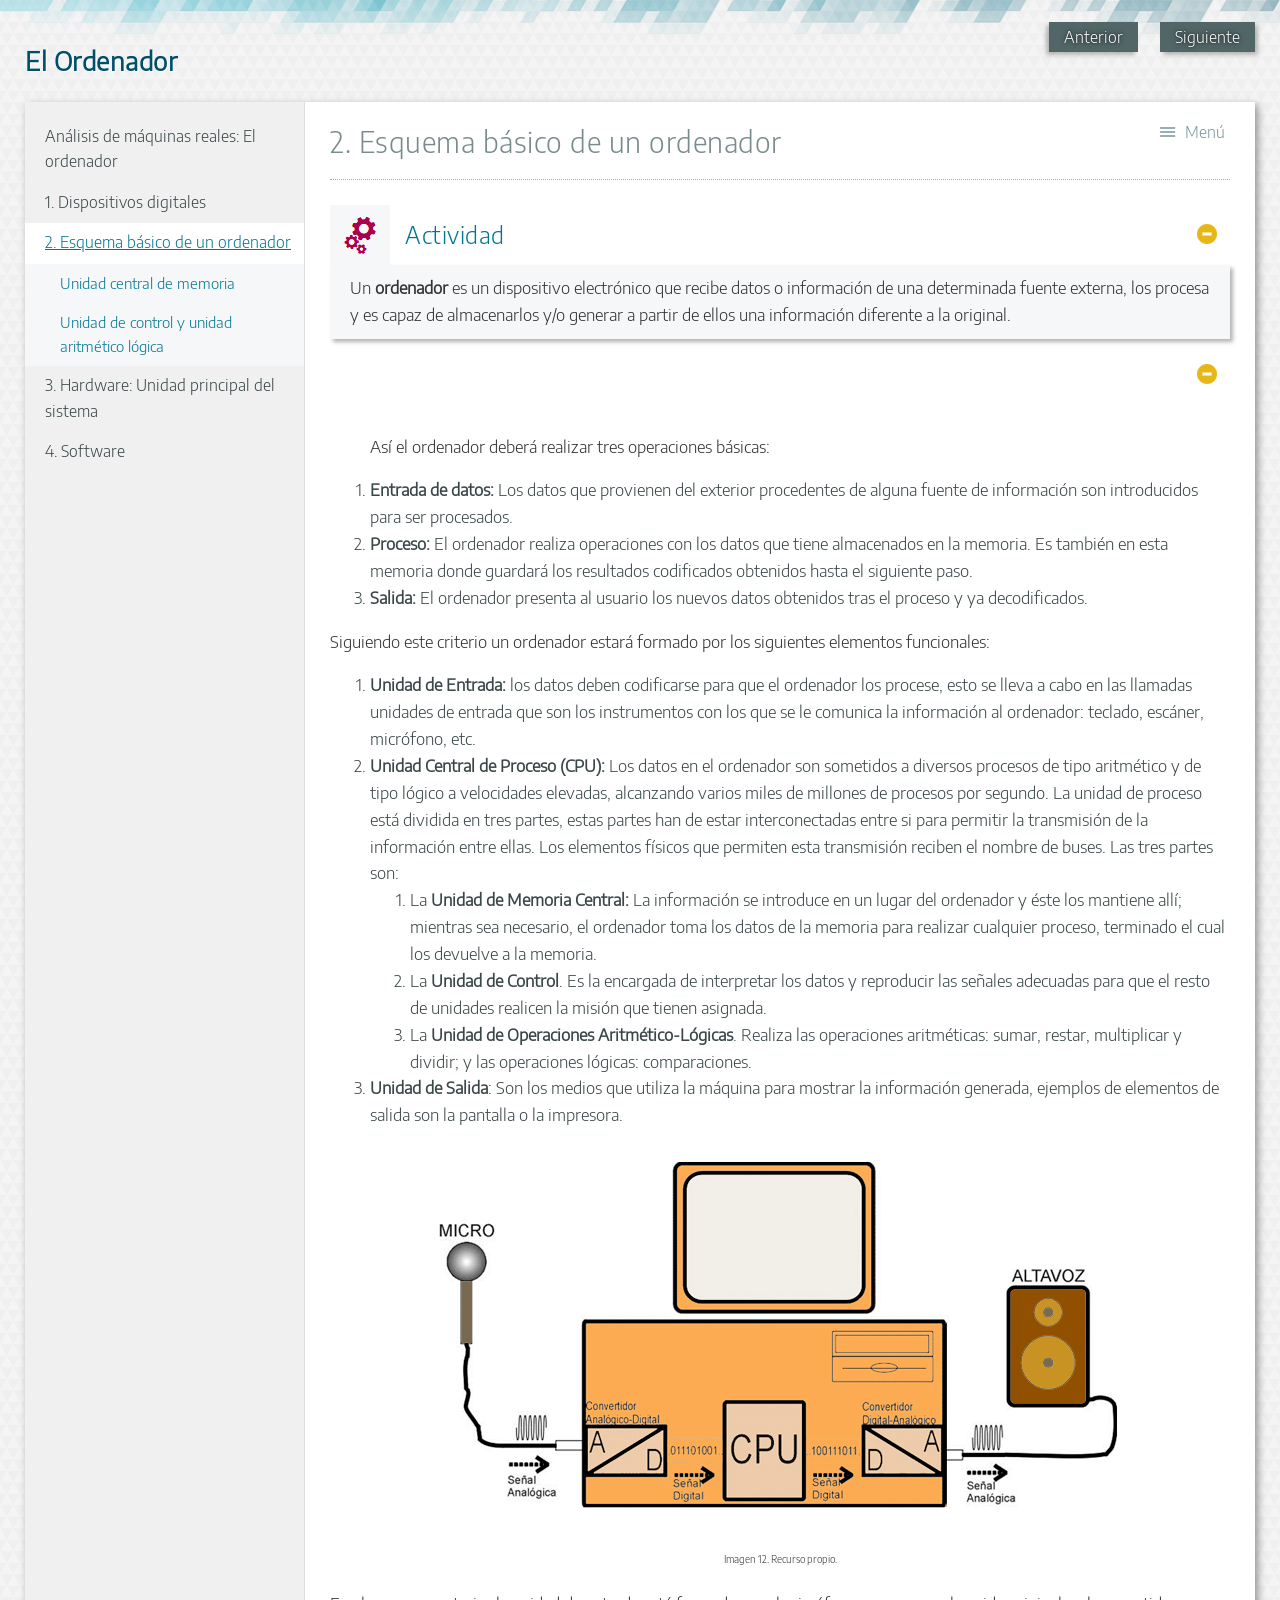
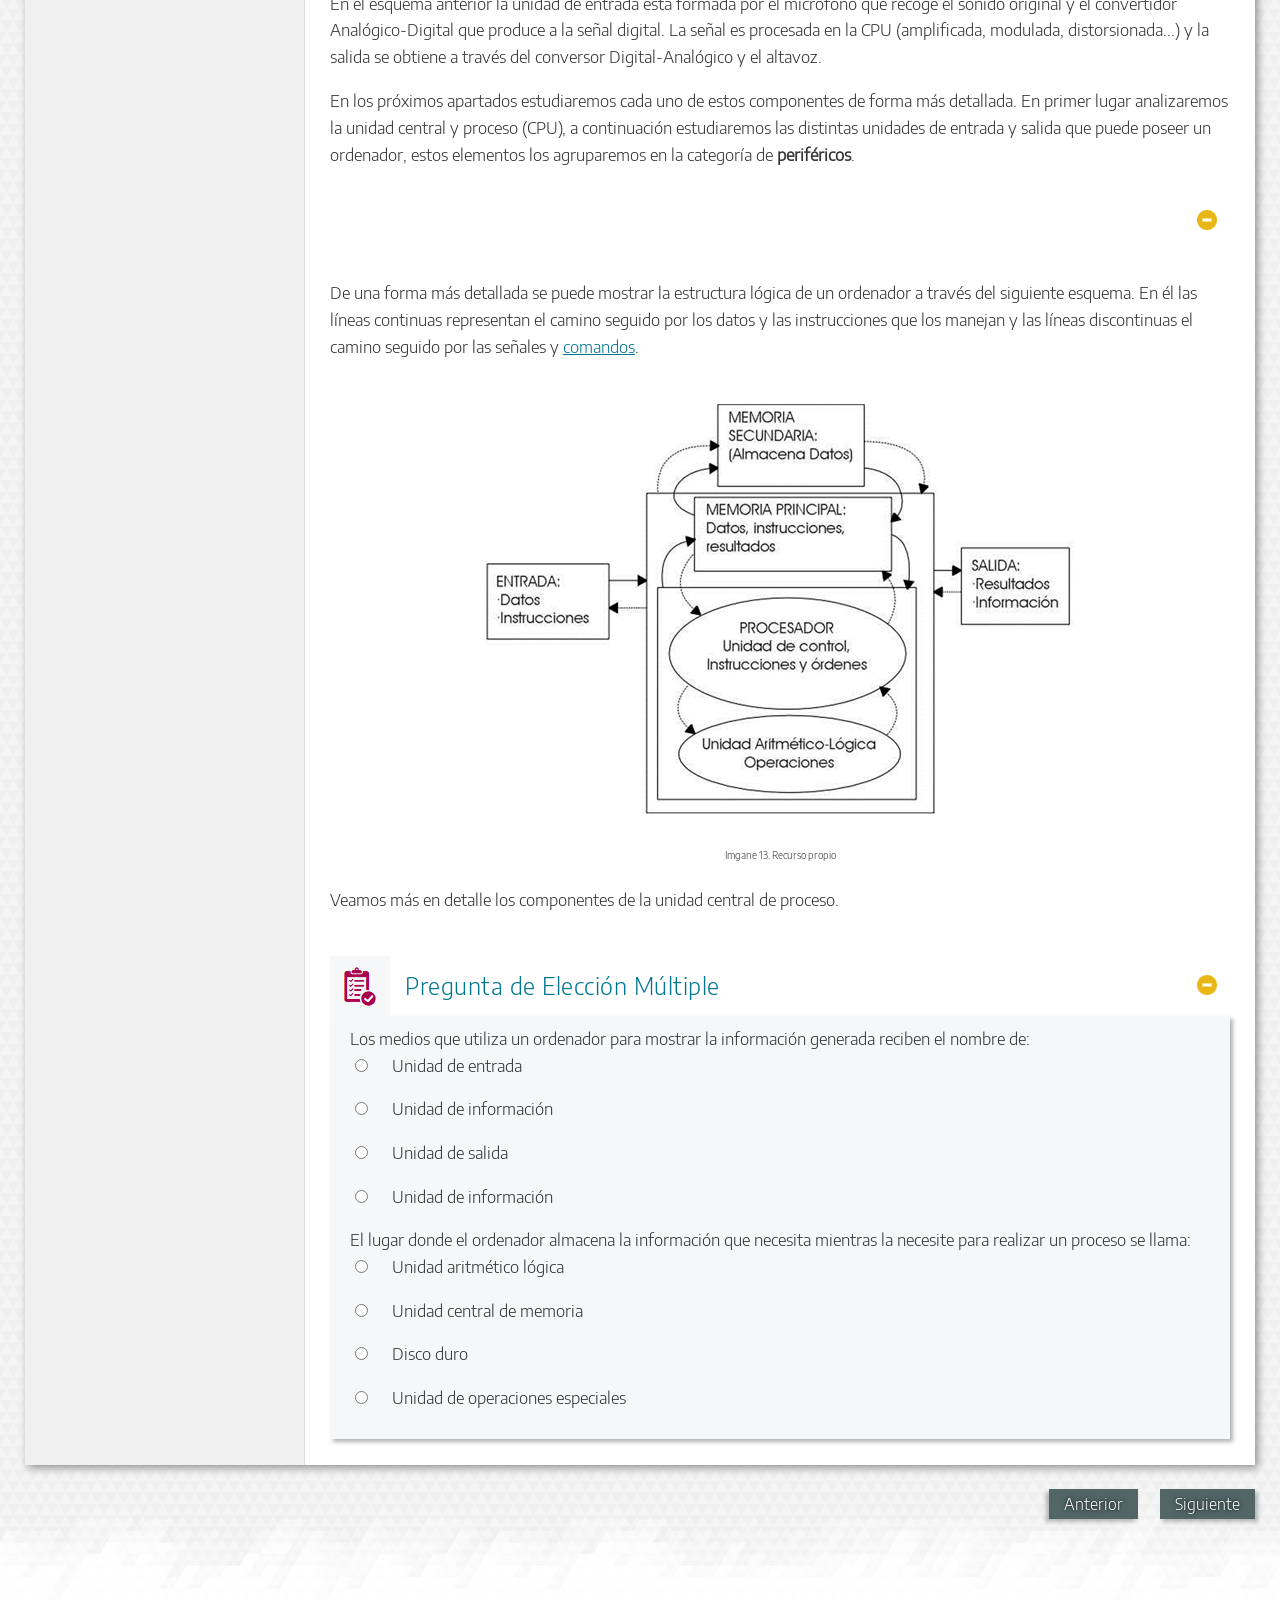
<file: 2_esquema_bsico_de_un_ordenador.html>
<!doctype html>
<html lang="es">
<head>
<link rel="stylesheet" type="text/css" href="base.css" />
<link rel="stylesheet" type="text/css" href="content.css" />
<link rel="stylesheet" type="text/css" href="nav.css" />
<meta http-equiv="content-type" content="text/html;  charset=utf-8" />
<title>2. Esquema básico de un ordenador | El Ordenador </title>
<link rel="shortcut icon" href="favicon.ico" type="image/x-icon" />
<meta name="author" content="Educación Permanente, Junta de Andalucía." />
<meta name="generator" content="eXeLearning 2.5 - exelearning.net" />
<!--[if lt IE 9]><script type="text/javascript" src="exe_html5.js"></script><![endif]-->
<script type="text/javascript" src="exe_jquery.js"></script>
<script type="text/javascript" src="common_i18n.js"></script>
<script type="text/javascript" src="common.js"></script>
<meta name="viewport" content="width=device-width, initial-scale=1" />
</head>
<body class="exe-web-site" id="exe-node-3"><script type="text/javascript">document.body.className+=" js"</script>
<div id="content">
<p id="skipNav"><a href="#main" class="sr-av">Saltar la navegación</a></p>
<header id="header" ><div id="headerContent">El Ordenador</div></header>
<nav id="siteNav">
<ul>
   <li><a href="index.html" class="daddy main-node">Análisis de máquinas reales: El ordenador</a></li>
   <li><a href="1_dispositivos_digitales.html" class="daddy">1. Dispositivos digitales</a>
   <ul class="other-section">
      <li><a href="11_analgico_vs_digital.html" class="no-ch">1.1. Analógico vs. digital</a></li>
   </ul>
   </li>
   <li id="active"><a href="2_esquema_bsico_de_un_ordenador.html" class="active daddy">2. Esquema básico de un ordenador</a>
   <ul>
      <li><a href="unidad_central_de_memoria.html" class="no-ch">Unidad central de memoria</a></li>
      <li><a href="unidad_de_control_y_unidad_aritmtico_lgica.html" class="no-ch">Unidad de control y unidad aritmético lógica</a></li>
   </ul>
   </li>
   <li><a href="3_hardware_unidad_principal_del_sistema.html" class="daddy">3. Hardware: Unidad principal del sistema</a>
   <ul class="other-section">
      <li><a href="31_hardware_perifricos.html" class="no-ch">3.1. Hardware: Periféricos</a></li>
   </ul>
   </li>
   <li><a href="4_software.html" class="daddy">4. Software</a>
   <ul class="other-section">
      <li><a href="41_bios.html" class="no-ch">4.1. BIOS</a></li>
      <li><a href="42_sistema_operativo.html" class="no-ch">4.2. Sistema operativo</a></li>
      <li><a href="43_programas_aplicaciones_y_utilidades.html" class="no-ch">4.3. Programas, aplicaciones y utilidades</a></li>
      <li><a href="44_drivers.html" class="no-ch">4.4. Drivers</a></li>
   </ul>
   </li>
</ul>
</nav>
<div id='topPagination'>
<nav class="pagination noprt">
<a href="11_analgico_vs_digital.html" class="prev"><span><span>&laquo; </span>Anterior</span></a> <span class="sep">| </span><a href="unidad_central_de_memoria.html" class="next"><span>Siguiente<span> &raquo;</span></span></a>
</nav>
</div>
<div id="main-wrapper">
<section id="main">
<header id="nodeDecoration"><h1 id="nodeTitle">2. Esquema básico de un ordenador</h1></header>
<article class="iDevice_wrapper activityIdevice em_iDevice" id="id20">
<div class="iDevice emphasis1" >
<header class="iDevice_header"><h1 class="iDeviceTitle">Actividad</h1></header>
<div class="iDevice_inner">
<div class="iDevice_content_wrapper">
<div id="ta20_25_2" class="block iDevice_content">
Un <b>ordenador</b> es un dispositivo electrónico que recibe datos o
información de una determinada fuente externa, los procesa y es capaz de
almacenarlos y/o generar a partir de ellos una información diferente a la original.

</div>
</div>
</div>
</div>
</article>
<article class="iDevice_wrapper FreeTextIdevice" id="id19">
<div class="iDevice emphasis0">
<div id="ta19_1" class="block iDevice_content">

<blockquote>
	Así el ordenador deberá realizar tres operaciones básicas:
</blockquote>
<ol>
	<li><b>Entrada de datos:</b> Los datos que provienen del exterior
	procedentes de alguna fuente de información son introducidos para ser
	procesados.</li>
	<li><b>Proceso: </b>El ordenador realiza operaciones con los datos que tiene
	almacenados en la memoria.  Es también en esta memoria donde guardará los resultados
	codificados obtenidos hasta el siguiente paso. </li>
	<li><b>Salida: </b>El ordenador presenta al usuario los nuevos datos obtenidos tras el proceso y ya decodificados.</li>
</ol>
<p>
Siguiendo este criterio un ordenador estará formado por los siguientes elementos funcionales:
</p>
<ol>
	<li><b>Unidad de Entrada:</b> los datos deben codificarse para que el ordenador
	los procese, esto se lleva a cabo en las llamadas unidades de entrada
	que son los instrumentos con los que se le comunica la información al
	ordenador: teclado, escáner, micrófono, etc.</li>
	<li><b>Unidad Central de Proceso (CPU):</b> Los datos en el ordenador son
	sometidos a diversos procesos de tipo aritmético y de tipo lógico a
	velocidades elevadas, alcanzando varios miles de millones de procesos
	por segundo. La unidad de proceso está dividida en tres partes, estas partes han de estar interconectadas entre si para
	permitir la transmisión de la información entre ellas. Los elementos
	físicos que permiten esta transmisión reciben el nombre de buses. Las tres partes son: <br />
	<ol>
		<li>La
		<b>Unidad de Memoria Central:</b> La información se introduce en un lugar del
		ordenador y éste los mantiene allí; mientras sea necesario, el
		ordenador toma los datos de la memoria para realizar cualquier proceso,
		terminado el cual los devuelve a la memoria. </li>
		<li>La <b>Unidad de Control</b>. Es la
		encargada de interpretar los datos y reproducir las señales adecuadas
		para que el resto de unidades realicen la misión que tienen asignada. </li>
		<li>La <b>Unidad de Operaciones Aritmético-Lógicas</b>. Realiza las operaciones
		aritméticas: sumar, restar, multiplicar y dividir; y las operaciones
		lógicas: comparaciones. </li>
	</ol>
	</li>
	<li><b>Unidad de Salida</b>: Son los medios que utiliza la máquina para mostrar la información generada, ejemplos de elementos de salida son la pantalla o la impresora.</li>
</ol>
<table align="center" border="0">
	<tbody>
		<tr>
			<td> <img src="esquema.jpg" title="Elmentos ordenador personal" height="383" width="700" /></td>
		</tr>
		<tr align="center">
			<td> <font size="1">Imagen 12. Recurso propio.<br />
			</font></td>
		</tr>
	</tbody>
</table>
<p>
En el esquema anterior la unidad de entrada está formada por el micrófono que recoge el sonido original y el convertidor Analógico-Digital que produce a la señal digital.  La señal es procesada en la CPU (amplificada, modulada, distorsionada...) y la salida se obtiene a través del conversor Digital-Analógico y el altavoz. 
</p>
<p>
En los próximos apartados estudiaremos cada uno de estos componentes de forma más detallada.  En primer lugar analizaremos la unidad central y proceso (CPU), a continuación estudiaremos las distintas unidades de entrada y salida que puede poseer un ordenador, estos elementos los agruparemos en la categoría de <b>periféricos</b>.
</p>

</div>
</div>
</article>
<article class="iDevice_wrapper FreeTextIdevice" id="id23">
<div class="iDevice emphasis0">
<div id="ta23_1" class="block iDevice_content">

<p>
De una forma más detallada se puede mostrar la estructura lógica de un ordenador a través del siguiente esquema.  En él las líneas continuas representan el camino seguido por los datos y las instrucciones que los manejan y las líneas discontinuas el camino seguido por las señales y <a href="http://www.juntadeandalucia.es/averroes/educacion_permanente/glosario/index.php/Comando" target="_blank">comandos</a>.
</p>
<table align="center" border="0">
	<tbody>
		<tr>
			<td> <img src="esquema2.jpg" title="Esquema lógico ordenador" height="448" width="600" /></td>
		</tr>
		<tr align="center">
			<td> <font size="1">Imgane 13. Recurso propio<br />
			</font></td>
		</tr>
	</tbody>
</table>
<p>
Veamos más en detalle los componentes de la unidad central de proceso.
</p>

</div>
</div>
</article>
<article class="iDevice_wrapper MultichoiceIdevice em_iDevice" id="id82">
<div class="iDevice emphasis1" >
<header class="iDevice_header"><h1 class="iDeviceTitle">Pregunta de Elección Múltiple</h1></header>
<div class="iDevice_inner">
<div class="iDevice_content_wrapper">
<section class="question">
<form name="multi-choice-form-82_2" action="#" onsubmit="return false" class="activity-form">
<h1 class="js-sr-av">Pregunta</h1>
<div id="taquestion82_2" class="block question iDevice_content">
Los medios que utiliza un ordenador para mostrar la información generada reciben el nombre de:

</div>
<section class="iDevice_answers">
<h1 class="js-sr-av">Respuestas</h1>
<section class="iDevice_answer">
<p class="iDevice_answer-field js-required">
<label for="i82_5" class="sr-av"><a href="#answer-82_5">Opción 1</a></label><input type="radio" name="option82_2" id="i82_5" class="exe-radio-option exe-radio-option-0-4-82_2-multi"/>
</p>
<div class="iDevice_answer-content" id="answer-82_5"><div id="taans82_5" class="block iDevice_content">
Unidad de entrada

</div>
</div>
</section>
<section class="iDevice_answer">
<p class="iDevice_answer-field js-required">
<label for="i82_46" class="sr-av"><a href="#answer-82_46">Opción 2</a></label><input type="radio" name="option82_2" id="i82_46" class="exe-radio-option exe-radio-option-1-4-82_2-multi"/>
</p>
<div class="iDevice_answer-content" id="answer-82_46"><div id="taans82_46" class="block iDevice_content">
Unidad de información

</div>
</div>
</section>
<section class="iDevice_answer">
<p class="iDevice_answer-field js-required">
<label for="i82_49" class="sr-av"><a href="#answer-82_49">Opción 3</a></label><input type="radio" name="option82_2" id="i82_49" class="exe-radio-option exe-radio-option-2-4-82_2-multi"/>
</p>
<div class="iDevice_answer-content" id="answer-82_49"><div id="taans82_49" class="block iDevice_content">
Unidad de salida

</div>
</div>
</section>
<section class="iDevice_answer">
<p class="iDevice_answer-field js-required">
<label for="i82_52" class="sr-av"><a href="#answer-82_52">Opción 4</a></label><input type="radio" name="option82_2" id="i82_52" class="exe-radio-option exe-radio-option-3-4-82_2-multi"/>
</p>
<div class="iDevice_answer-content" id="answer-82_52"><div id="taans82_52" class="block iDevice_content">
Unidad de información

</div>
</div>
</section>
</section>
<section class="iDevice_feedbacks js-feedback">
<h1 class="js-sr-av">Retroalimentación</h1>
<section id="sa0b82_2" class="feedback js-hidden">
<div id="taf82_5" class=" iDevice_content">
Incorrecto

</div>
</section>
<section id="sa1b82_2" class="feedback js-hidden">
<div id="taf82_46" class=" iDevice_content">
Incorrecto

</div>
</section>
<section id="sa2b82_2" class="feedback js-hidden">
<div id="taf82_49" class=" iDevice_content">
Correcto

</div>
</section>
<section id="sa3b82_2" class="feedback js-hidden">
<div id="taf82_52" class=" iDevice_content">
Incorrecto

</div>
</section>
</section>
</form>
<section class="iDevice_solution feedback js-hidden">
<h1>Solución</h1>
<ol>
<li><a href="#answer-82_5">Incorrecto</a><span> (<a href="#sa0b82_2">Retroalimentación</a>)</span></li>
<li><a href="#answer-82_46">Incorrecto</a><span> (<a href="#sa1b82_2">Retroalimentación</a>)</span></li>
<li><a href="#answer-82_49">Opción correcta</a><span> (<a href="#sa2b82_2">Retroalimentación</a>)</span></li>
<li><a href="#answer-82_52">Incorrecto</a><span> (<a href="#sa3b82_2">Retroalimentación</a>)</span></li>
</ol>
</section>
</section>
<section class="question">
<form name="multi-choice-form-82_55" action="#" onsubmit="return false" class="activity-form">
<h1 class="js-sr-av">Pregunta</h1>
<div id="taquestion82_55" class="block question iDevice_content">
El lugar donde el ordenador almacena la información que necesita mientras  la necesite para realizar  un proceso se llama:

</div>
<section class="iDevice_answers">
<h1 class="js-sr-av">Respuestas</h1>
<section class="iDevice_answer">
<p class="iDevice_answer-field js-required">
<label for="i82_58" class="sr-av"><a href="#answer-82_58">Opción 1</a></label><input type="radio" name="option82_55" id="i82_58" class="exe-radio-option exe-radio-option-0-4-82_55-multi"/>
</p>
<div class="iDevice_answer-content" id="answer-82_58"><div id="taans82_58" class="block iDevice_content">
Unidad aritmético lógica

</div>
</div>
</section>
<section class="iDevice_answer">
<p class="iDevice_answer-field js-required">
<label for="i82_61" class="sr-av"><a href="#answer-82_61">Opción 2</a></label><input type="radio" name="option82_55" id="i82_61" class="exe-radio-option exe-radio-option-1-4-82_55-multi"/>
</p>
<div class="iDevice_answer-content" id="answer-82_61"><div id="taans82_61" class="block iDevice_content">
Unidad central de memoria

</div>
</div>
</section>
<section class="iDevice_answer">
<p class="iDevice_answer-field js-required">
<label for="i82_64" class="sr-av"><a href="#answer-82_64">Opción 3</a></label><input type="radio" name="option82_55" id="i82_64" class="exe-radio-option exe-radio-option-2-4-82_55-multi"/>
</p>
<div class="iDevice_answer-content" id="answer-82_64"><div id="taans82_64" class="block iDevice_content">
Disco duro    

</div>
</div>
</section>
<section class="iDevice_answer">
<p class="iDevice_answer-field js-required">
<label for="i82_67" class="sr-av"><a href="#answer-82_67">Opción 4</a></label><input type="radio" name="option82_55" id="i82_67" class="exe-radio-option exe-radio-option-3-4-82_55-multi"/>
</p>
<div class="iDevice_answer-content" id="answer-82_67"><div id="taans82_67" class="block iDevice_content">
Unidad de operaciones especiales<br />

</div>
</div>
</section>
</section>
<section class="iDevice_feedbacks js-feedback">
<h1 class="js-sr-av">Retroalimentación</h1>
<section id="sa0b82_55" class="feedback js-hidden">
<div id="taf82_58" class=" iDevice_content">
Incorrecto

</div>
</section>
<section id="sa1b82_55" class="feedback js-hidden">
<div id="taf82_61" class=" iDevice_content">
Correcto

</div>
</section>
<section id="sa2b82_55" class="feedback js-hidden">
<div id="taf82_64" class=" iDevice_content">
Incorrecto

</div>
</section>
<section id="sa3b82_55" class="feedback js-hidden">
<div id="taf82_67" class=" iDevice_content">
Incorrecto

</div>
</section>
</section>
</form>
<section class="iDevice_solution feedback js-hidden">
<h1>Solución</h1>
<ol>
<li><a href="#answer-82_58">Incorrecto</a><span> (<a href="#sa0b82_55">Retroalimentación</a>)</span></li>
<li><a href="#answer-82_61">Opción correcta</a><span> (<a href="#sa1b82_55">Retroalimentación</a>)</span></li>
<li><a href="#answer-82_64">Incorrecto</a><span> (<a href="#sa2b82_55">Retroalimentación</a>)</span></li>
<li><a href="#answer-82_67">Incorrecto</a><span> (<a href="#sa3b82_55">Retroalimentación</a>)</span></li>
</ol>
</section>
</section>
</div>
</div>
</div>
</article>
</section>
</div>
<div id='bottomPagination'>
<nav class="pagination noprt">
<a href="11_analgico_vs_digital.html" class="prev"><span><span>&laquo; </span>Anterior</span></a> <span class="sep">| </span><a href="unidad_central_de_memoria.html" class="next"><span>Siguiente<span> &raquo;</span></span></a>
</nav>
</div>
</div>
<script type="text/javascript" src="_intef_js.js"></script></body></html>
</file>
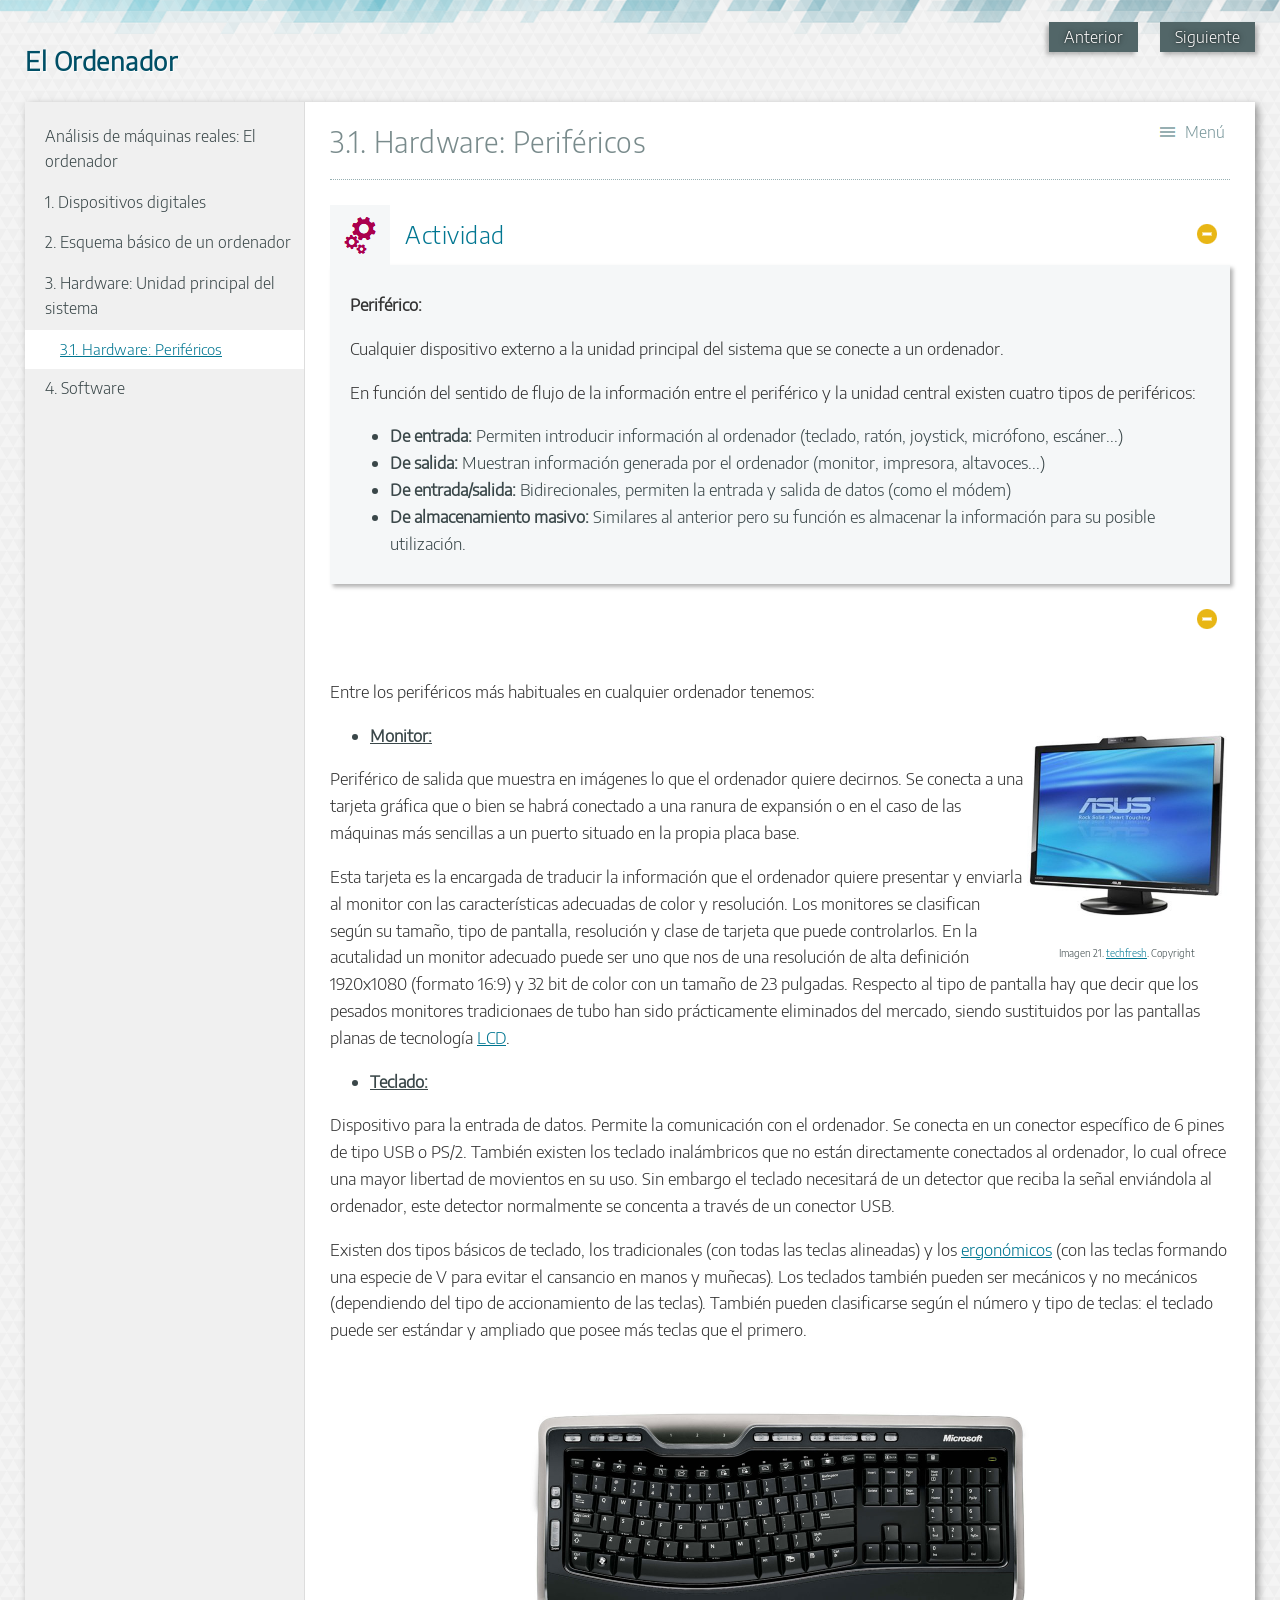
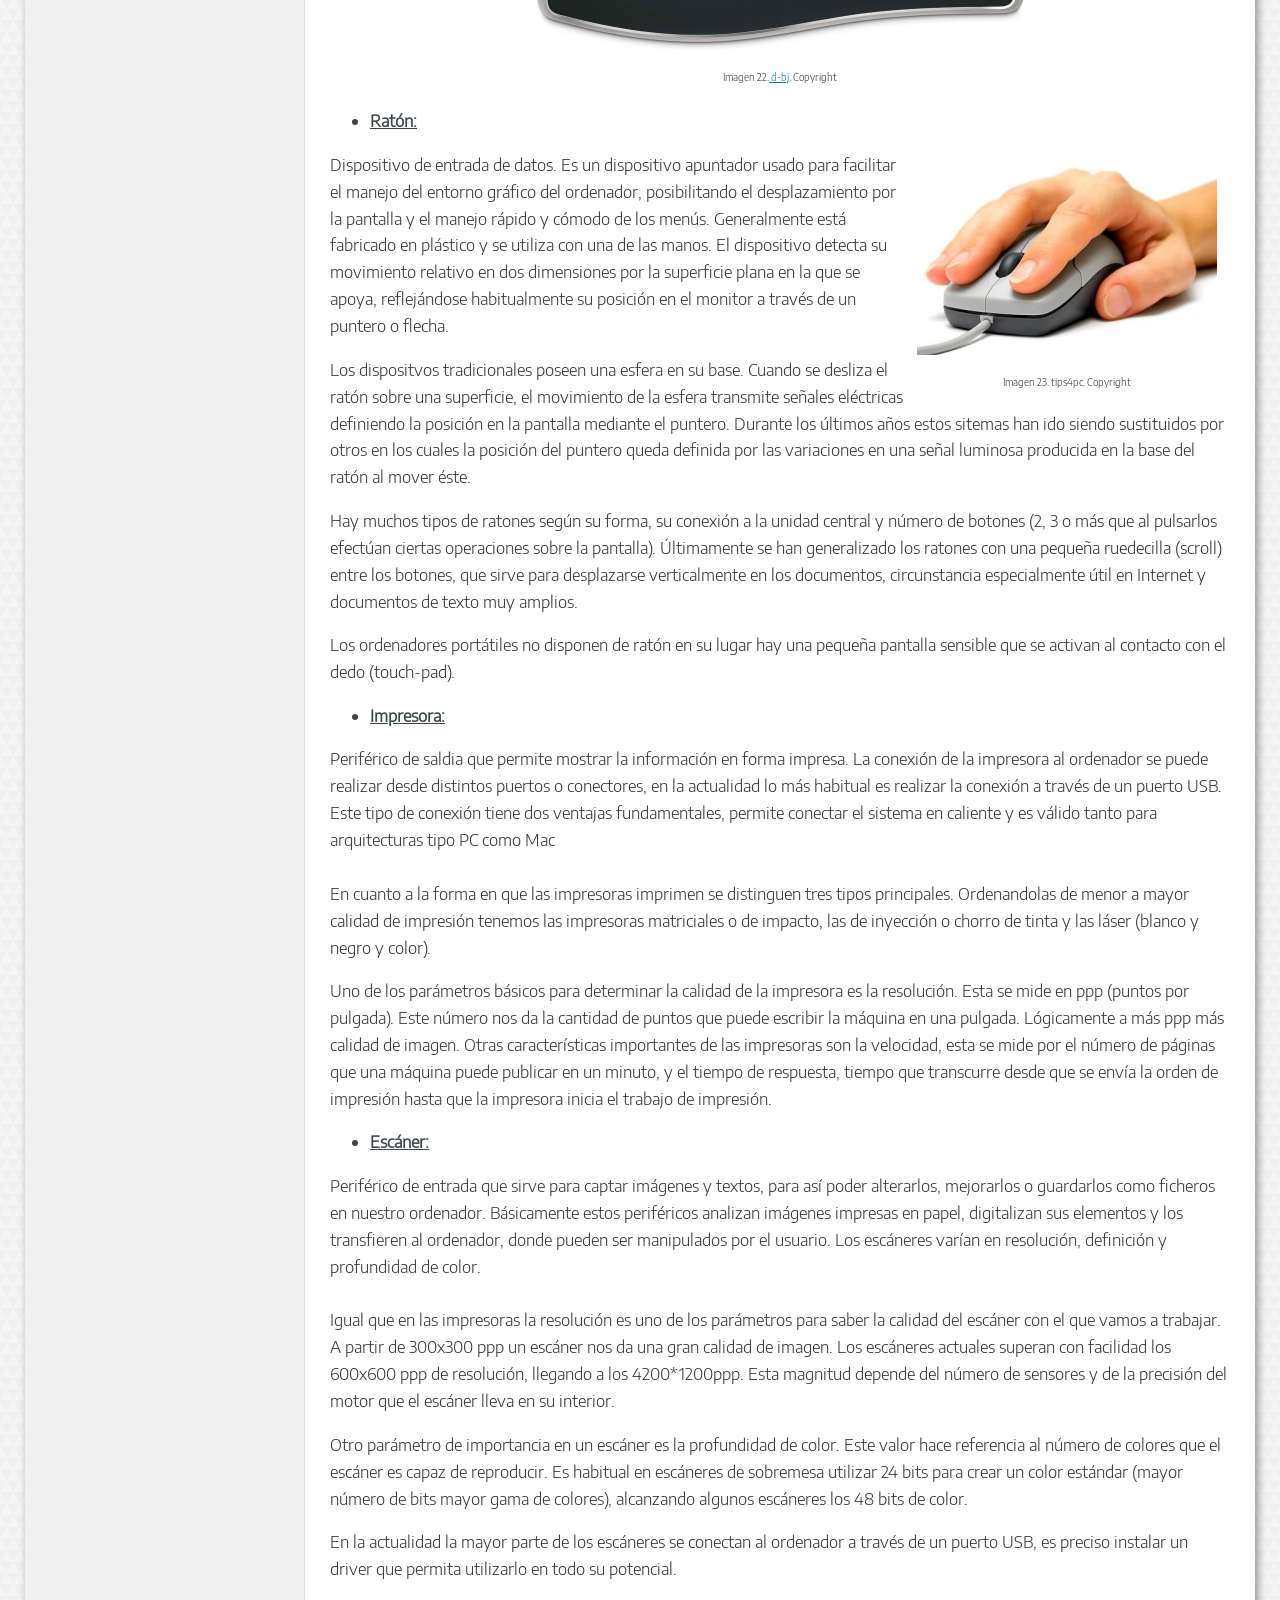
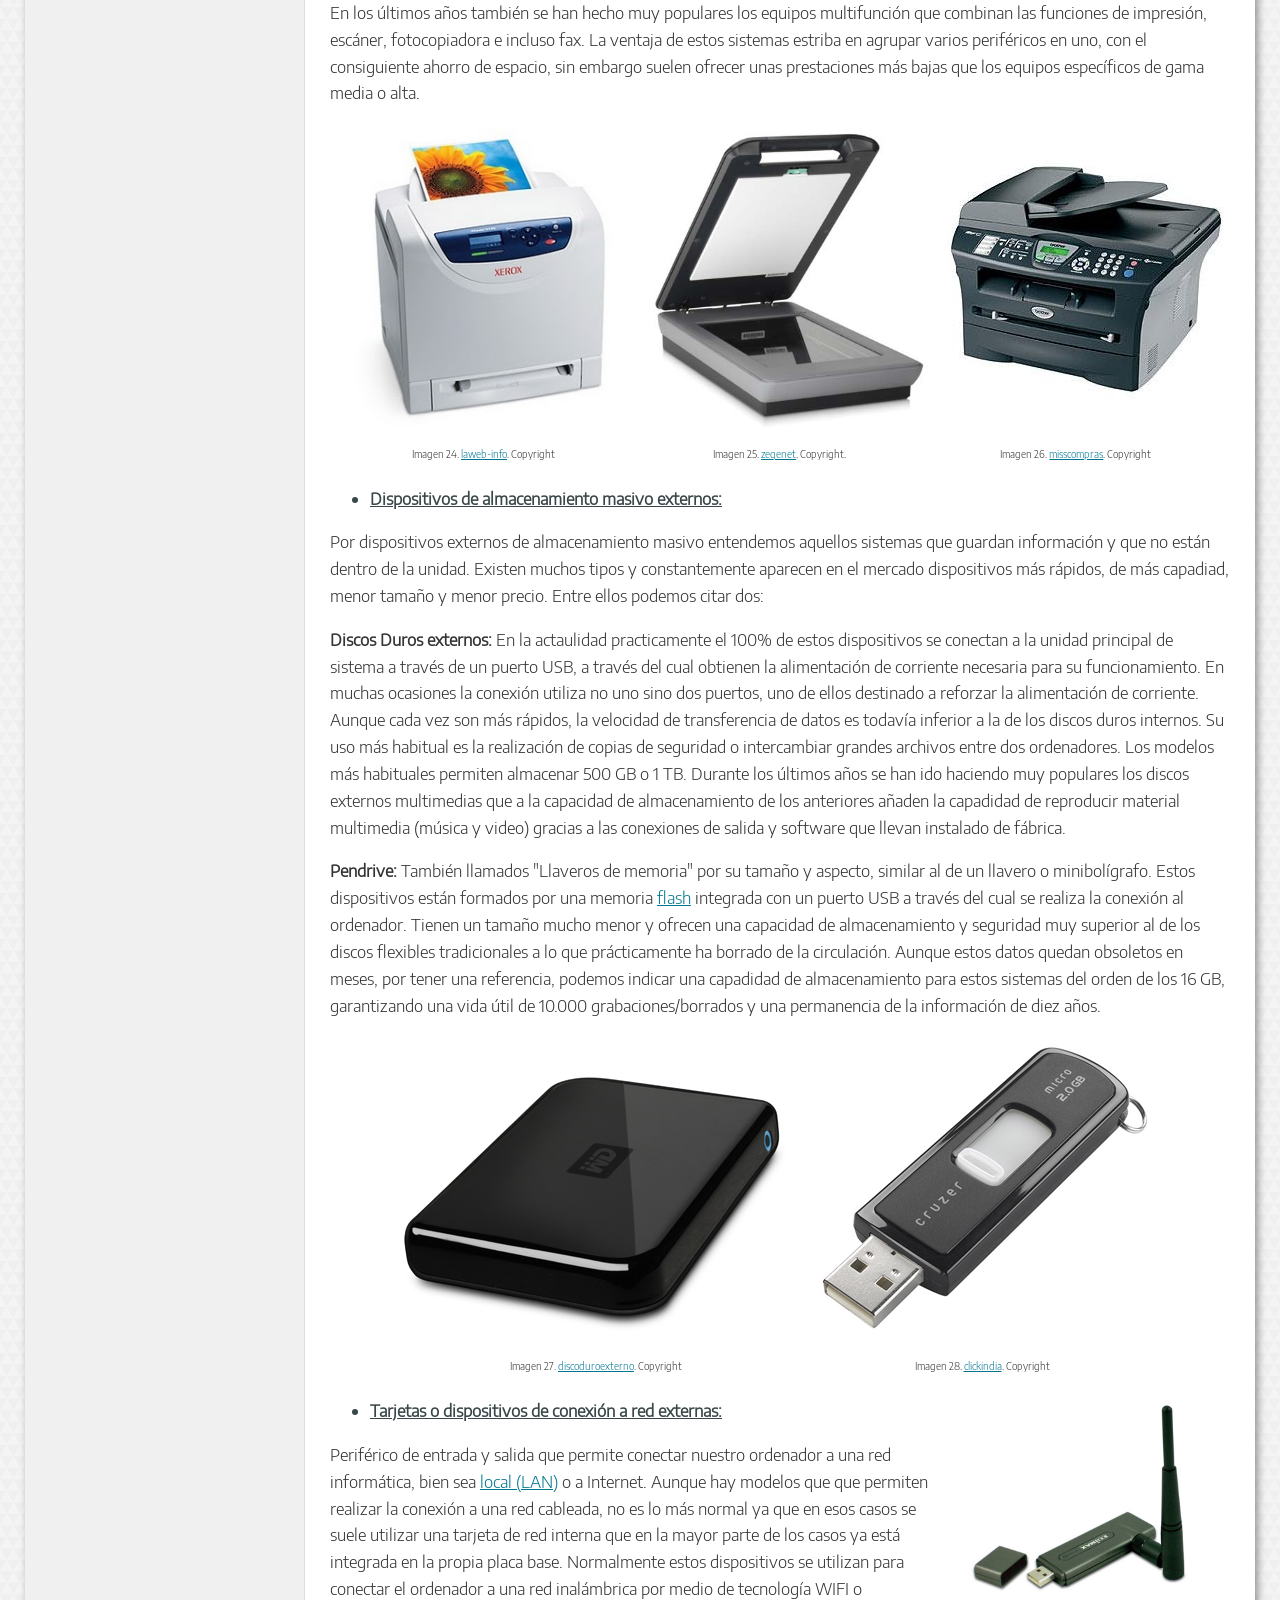
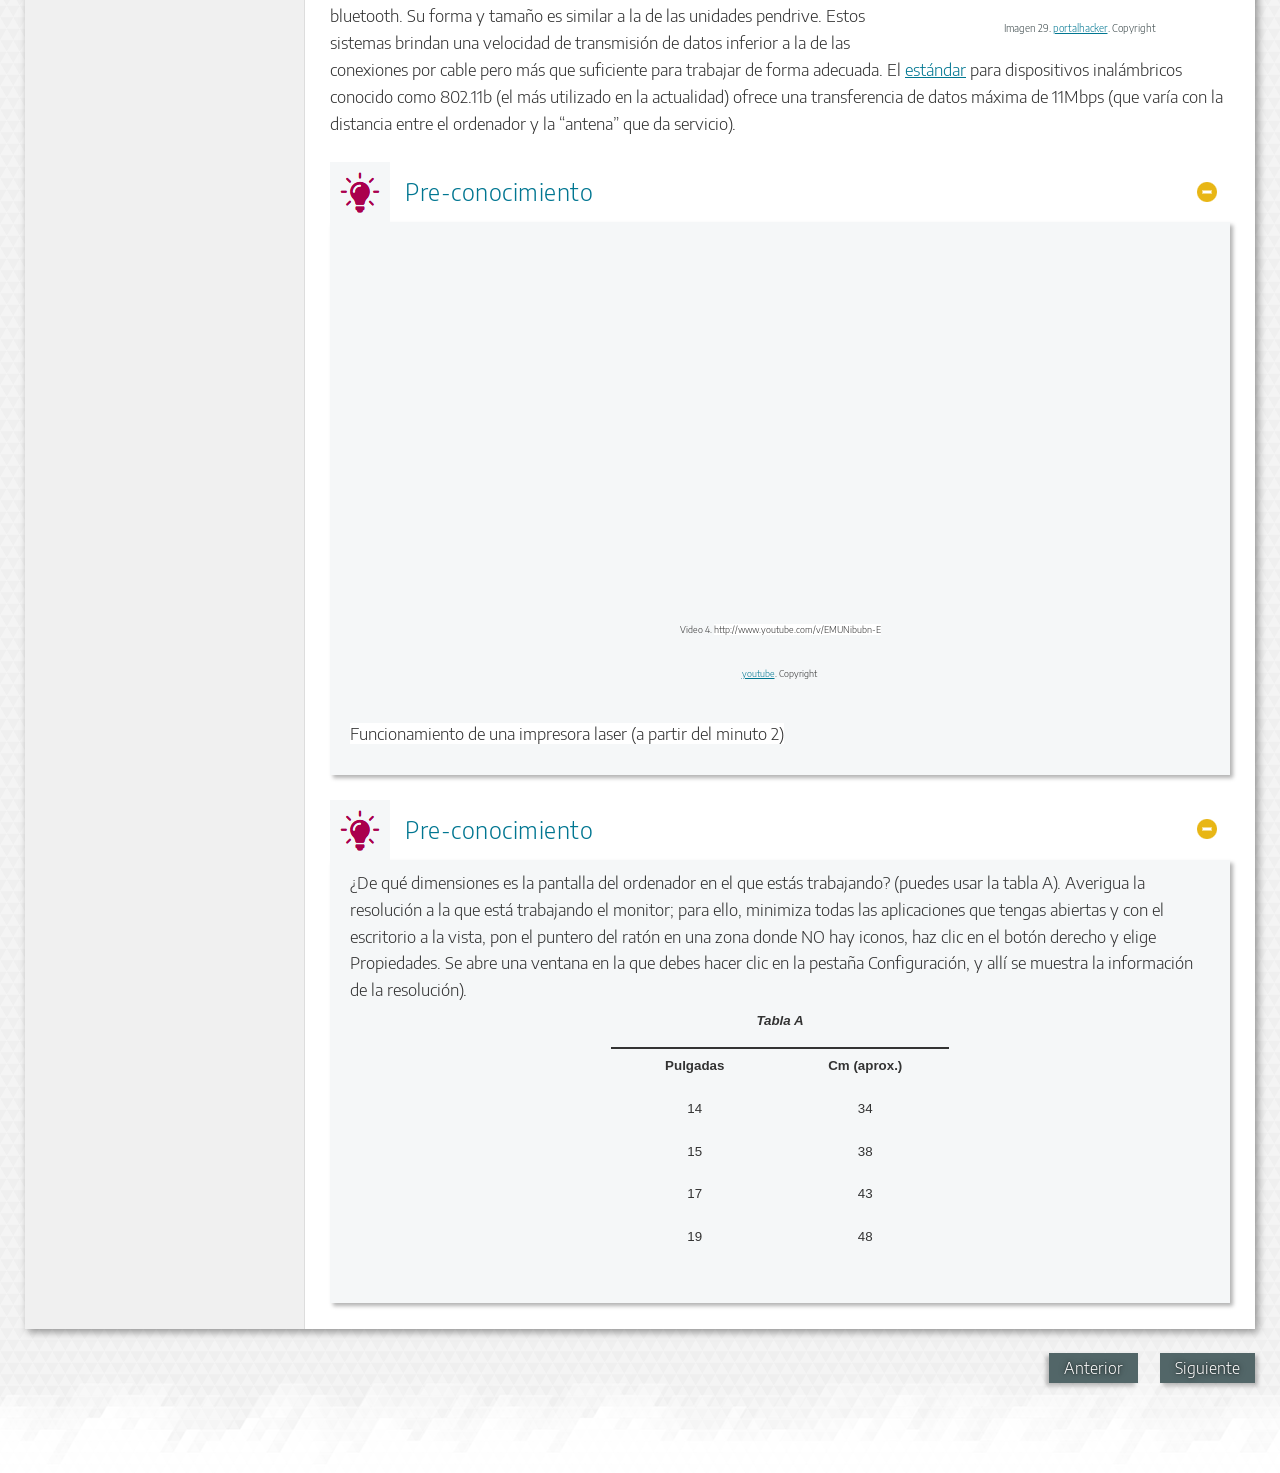
<file: 31_hardware_perifricos.html>
<!doctype html>
<html lang="es">
<head>
<link rel="stylesheet" type="text/css" href="base.css" />
<link rel="stylesheet" type="text/css" href="content.css" />
<link rel="stylesheet" type="text/css" href="nav.css" />
<meta http-equiv="content-type" content="text/html;  charset=utf-8" />
<title>3.1. Hardware: Periféricos | El Ordenador </title>
<link rel="shortcut icon" href="favicon.ico" type="image/x-icon" />
<meta name="author" content="Educación Permanente, Junta de Andalucía." />
<meta name="generator" content="eXeLearning 2.5 - exelearning.net" />
<!--[if lt IE 9]><script type="text/javascript" src="exe_html5.js"></script><![endif]-->
<script type="text/javascript" src="exe_jquery.js"></script>
<script type="text/javascript" src="common_i18n.js"></script>
<script type="text/javascript" src="common.js"></script>
<meta name="viewport" content="width=device-width, initial-scale=1" />
</head>
<body class="exe-web-site" id="exe-node-7"><script type="text/javascript">document.body.className+=" js"</script>
<div id="content">
<p id="skipNav"><a href="#main" class="sr-av">Saltar la navegación</a></p>
<header id="header" ><div id="headerContent">El Ordenador</div></header>
<nav id="siteNav">
<ul>
   <li><a href="index.html" class="daddy main-node">Análisis de máquinas reales: El ordenador</a></li>
   <li><a href="1_dispositivos_digitales.html" class="daddy">1. Dispositivos digitales</a>
   <ul class="other-section">
      <li><a href="11_analgico_vs_digital.html" class="no-ch">1.1. Analógico vs. digital</a></li>
   </ul>
   </li>
   <li><a href="2_esquema_bsico_de_un_ordenador.html" class="daddy">2. Esquema básico de un ordenador</a>
   <ul class="other-section">
      <li><a href="unidad_central_de_memoria.html" class="no-ch">Unidad central de memoria</a></li>
      <li><a href="unidad_de_control_y_unidad_aritmtico_lgica.html" class="no-ch">Unidad de control y unidad aritmético lógica</a></li>
   </ul>
   </li>
   <li class="current-page-parent"><a href="3_hardware_unidad_principal_del_sistema.html" class="current-page-parent daddy">3. Hardware: Unidad principal del sistema</a>
   <ul>
      <li id="active"><a href="31_hardware_perifricos.html" class="active no-ch">3.1. Hardware: Periféricos</a></li>
   </ul>
   </li>
   <li><a href="4_software.html" class="daddy">4. Software</a>
   <ul class="other-section">
      <li><a href="41_bios.html" class="no-ch">4.1. BIOS</a></li>
      <li><a href="42_sistema_operativo.html" class="no-ch">4.2. Sistema operativo</a></li>
      <li><a href="43_programas_aplicaciones_y_utilidades.html" class="no-ch">4.3. Programas, aplicaciones y utilidades</a></li>
      <li><a href="44_drivers.html" class="no-ch">4.4. Drivers</a></li>
   </ul>
   </li>
</ul>
</nav>
<div id='topPagination'>
<nav class="pagination noprt">
<a href="3_hardware_unidad_principal_del_sistema.html" class="prev"><span><span>&laquo; </span>Anterior</span></a> <span class="sep">| </span><a href="4_software.html" class="next"><span>Siguiente<span> &raquo;</span></span></a>
</nav>
</div>
<div id="main-wrapper">
<section id="main">
<header id="nodeDecoration"><h1 id="nodeTitle">3.1. Hardware: Periféricos</h1></header>
<article class="iDevice_wrapper activityIdevice em_iDevice" id="id40">
<div class="iDevice emphasis1" >
<header class="iDevice_header"><h1 class="iDeviceTitle">Actividad</h1></header>
<div class="iDevice_inner">
<div class="iDevice_content_wrapper">
<div id="ta40_28_2" class="block iDevice_content">

<p>
<b>Periférico:</b>
</p>
<p>
Cualquier dispositivo externo a la unidad principal del sistema que se conecte a un ordenador.  
</p>
<p>
En función del sentido de flujo de la información entre el periférico y la unidad central existen cuatro tipos de periféricos: 
</p>
<ul>
	<li><b>De entrada:</b> Permiten introducir información al ordenador (teclado, ratón, joystick, micrófono, escáner...)</li>
	<li><b>De salida:</b> Muestran información generada por el ordenador (monitor, impresora, altavoces...) </li>
	<li><b>De entrada/salida:</b> Bidirecionales, permiten la entrada y salida de datos (como el módem)</li>
	<li><b>De almacenamiento masivo:</b> Similares al anterior pero su función es almacenar la información para su posible utilización. </li>
</ul>

</div>
</div>
</div>
</div>
</article>
<article class="iDevice_wrapper FreeTextIdevice" id="id41">
<div class="iDevice emphasis0">
<div id="ta41_1" class="block iDevice_content">

<p>
Entre los periféricos más habituales en cualquier ordenador tenemos:
</p>
<ul>
	<li>
	<table align="right" border="0">
		<tbody>
			<tr>
				<td> <img src="asus-vk266h-monitor.jpg" title="Minotor LCD" height="200" width="200" /></td>
			</tr>
			<tr align="center">
				<td><font size="1">Imagen 21. <a href="http://www.techfresh.net/asus-releases-new-widescreen-hd-lcd-monitor/" target="_blank">techfresh</a>. Copyright</font> <br />
				</td>
			</tr>
		</tbody>
	</table>
	<b><u>Monitor:</u></b> </li>
</ul>
<p>
Periférico de salida que muestra en imágenes lo que el ordenador quiere decirnos. Se conecta a una tarjeta gráfica que o bien se habrá conectado a una ranura de expansión o en el caso de las máquinas más sencillas a un puerto situado en la propia placa base. 
</p>
<p>
Esta tarjeta es la encargada de traducir la información que el ordenador quiere presentar y enviarla al monitor con las características adecuadas de color y resolución. Los monitores se clasifican según su tamaño, tipo de pantalla, resolución y  clase de tarjeta que puede controlarlos. En la acutalidad un monitor adecuado puede ser uno que nos de una resolución de alta definición 1920x1080 (formato 16:9) y 32 bit de color con un tamaño de 23 pulgadas.  Respecto al tipo de pantalla hay que decir que los pesados monitores tradicionaes de tubo han sido prácticamente eliminados del mercado, siendo sustituidos por las pantallas planas de tecnología <a href="http://www.juntadeandalucia.es/averroes/educacion_permanente/glosario/index.php/LCD" target="_blank">LCD</a>. 
</p>
<ul>
	<li><u><b>Teclado:</b></u></li>
</ul>
<p>
Dispositivo para la entrada de datos. Permite la comunicación con el ordenador. Se conecta en un conector específico de 6 pines de tipo USB o PS/2.  También existen los teclado inalámbricos que no están directamente conectados al ordenador, lo cual ofrece una mayor libertad de movientos en su uso.  Sin embargo el teclado necesitará de un detector que reciba la señal enviándola al ordenador, este detector normalmente se concenta a través de un conector USB.
</p>
<p>
Existen dos tipos básicos de teclado, los tradicionales (con todas las teclas alineadas) y los <a href="http://www.juntadeandalucia.es/averroes/educacion_permanente/glosario/index.php/Ergonom%C3%ADa" target="_blank">ergonómicos</a> (con las teclas formando una especie de V para evitar el cansancio en manos y muñecas). Los teclados también pueden ser mecánicos y no mecánicos (dependiendo del tipo de accionamiento de las teclas). También pueden clasificarse según el número y tipo de teclas: el teclado puede ser estándar y ampliado que posee más teclas que el primero.
</p>
<p>
&nbsp;
</p>
<table align="center" border="0">
	<tbody>
		<tr>
			<td> <img src="computer-keyboard-installation-service.jpg" title="Teclado inalámbrico extendido" height="242" width="500" /></td>
		</tr>
		<tr align="center">
			<td> <font size="1">Imagen 22.<a href="http://d-jb.co.uk/repairs-and-service/computer-repair-oxford" target="_blank"> d-bj</a>. Copyright<br />
			</font></td>
		</tr>
	</tbody>
</table>
<ul>
	<li><u><b>Ratón:</b></u> </li>
</ul>
<table align="right" border="0">
	<tbody>
		<tr>
			<td> <img src="hand-_on_mouse-300x200.jpg" title="Ratón de dos botones y scroll central" height="200" hspace="10" width="300" /></td>
		</tr>
		<tr align="center">
			<td> <font size="1">Imagen 23. tips4pc. Copyright<br />
			</font></td>
		</tr>
	</tbody>
</table>
<p>
Dispositivo de entrada de datos.  Es un dispositivo apuntador usado para facilitar el manejo del entorno gráfico del ordenador, posibilitando el desplazamiento por la pantalla y el manejo rápido y cómodo de los menús. Generalmente está fabricado en plástico y se utiliza con una de las manos. El dispositivo detecta su movimiento relativo en dos dimensiones por la superficie plana en la que se apoya, reflejándose habitualmente su posición en el monitor a través de un puntero o flecha.  
</p>
<p>
Los dispositvos tradicionales poseen una esfera en su base. Cuando se desliza el ratón sobre una superficie, el movimiento de la esfera transmite señales eléctricas definiendo la posición en la pantalla mediante el puntero. Durante los últimos años estos sitemas han ido siendo sustituidos por otros en los cuales la posición del puntero queda definida por las variaciones en una señal luminosa producida en la base del ratón al mover éste. 
</p>
<p>
Hay muchos tipos de ratones según su forma, su conexión a la unidad central y número de botones (2, 3 o más que al pulsarlos efectúan ciertas operaciones sobre la pantalla). Últimamente se han generalizado los ratones con una pequeña ruedecilla (scroll) entre los botones, que sirve para desplazarse verticalmente en los documentos, circunstancia especialmente útil en Internet y documentos de texto muy amplios. 
</p>
<p>
Los ordenadores portátiles no disponen de ratón en su lugar hay una pequeña pantalla sensible que se activan al contacto con el dedo (touch-pad).
</p>
<ul>
	<li><u><b>Impresora:</b></u></li>
</ul>
<p>
Periférico de saldia que permite mostrar la información en forma impresa. La conexión de la impresora al ordenador se puede realizar desde distintos puertos o conectores, en la actualidad lo más habitual es realizar la conexión a través de un puerto USB.  Este tipo de conexión tiene dos ventajas fundamentales, permite conectar el sistema en caliente y es válido tanto para arquitecturas tipo PC como Mac <br />
<br />
En cuanto a la forma en que  las impresoras imprimen se distinguen tres tipos principales.  Ordenandolas de menor a mayor calidad de impresión tenemos  las impresoras matriciales o de impacto, las de inyección o chorro de tinta y las láser (blanco y negro y color).  <br />
</p>
<p>
Uno de los parámetros básicos para determinar la calidad de la impresora es la resolución.  Esta se mide en ppp (puntos por pulgada). Este número nos da la cantidad de puntos que puede escribir la máquina en una pulgada.  Lógicamente a más ppp más calidad de imagen. Otras características importantes de las impresoras son la velocidad, esta se mide por el número de páginas que una máquina puede publicar en un minuto, y el tiempo de respuesta, tiempo que transcurre desde que se envía la orden de impresión hasta que la impresora inicia el trabajo de impresión.
</p>
<ul>
	<li><u><b>Escáner:</b></u> </li>
</ul>
<p>
Periférico de entrada que sirve para captar imágenes y textos, para así poder alterarlos, mejorarlos o guardarlos como ficheros en nuestro ordenador. Básicamente estos periféricos analizan imágenes impresas en papel, digitalizan sus elementos y los transfieren al ordenador, donde pueden ser manipulados por el usuario. Los escáneres varían en resolución, definición y profundidad de color.<br />
<br />
Igual que en las impresoras la resolución es uno de los parámetros para saber la calidad del escáner con el que vamos a trabajar. A partir de 300x300 ppp un escáner nos da una gran calidad de imagen. Los escáneres actuales superan con facilidad los 600x600 ppp de resolución, llegando a los 4200*1200ppp. Esta magnitud depende del número de sensores y de la precisión del motor que el escáner lleva en su interior. 
</p>
<p>
Otro parámetro de importancia en un escáner es la profundidad de color.  Este valor hace referencia al número de colores que el escáner es capaz de reproducir. Es habitual en escáneres de sobremesa utilizar 24 bits para crear un color estándar (mayor número de bits mayor gama de colores), alcanzando algunos escáneres los 48 bits de color.
</p>
<p>
En la actualidad la mayor parte de los escáneres se conectan al ordenador a través de un puerto USB, es preciso instalar un driver que permita utilizarlo en todo su potencial.
</p>
<p>
En los últimos años también se han hecho muy populares los equipos multifunción que combinan las funciones de impresión, escáner, fotocopiadora e incluso fax.  La ventaja de estos sistemas estriba en agrupar varios periféricos en uno, con el consiguiente ahorro de espacio, sin embargo suelen ofrecer unas prestaciones más bajas que los equipos específicos de gama media o alta.
</p>
<table align="center" border="0">
	<tbody>
		<tr>
			<td> <img src="impresora_laser.jpg" title="impresora laser" height="300" hspace="10" width="300" /></td>
			<td> <img src="escaner.jpg" title="Escaner abierto, el documento va boca abajo sobre la pantalaa de vidrio." height="300" hspace="10" width="280" /></td>
			<td> <img src="impresora_brother_mfc_7820n_multifuncion_fax_lpi.jpg" title="Equipo multifunción" height="300" hspace="10" width="300" /></td>
		</tr>
		<tr>
			<td align="center"><font size="1"> Imagen 24. <a href="http://laweb-info.blogspot.com/2011/01/funcionamiento-de-la-impresora-rayo.html" target="_blank">laweb-info</a>. Copyright<br />
			</font></td>
			<td align="center"><font size="1">Imagen 25. <a href="https://www.zegenet.net/index.php?cPath=23_27&amp;language=es" target="_blank">zegenet</a>. Copyright. <br />
			</font></td>
			<td align="center"><font size="1">Imagen 26. <a href="http://www.misscompras.com/impresora-brother-mfc-7820n-multifuncion-fax-lpi/" target="_blank">misscompras</a>. Copyright <br />
			</font></td>
		</tr>
	</tbody>
</table>
<ul>
	<li><u><b>Dispositivos de almacenamiento masivo externos:</b></u></li>
</ul>
<p>
Por dispositivos externos de almacenamiento masivo entendemos aquellos sistemas que guardan información y que no están dentro de la unidad.  Existen muchos tipos y constantemente aparecen en el mercado dispositivos más rápidos, de más capadiad, menor tamaño y menor precio.  Entre ellos podemos citar dos: 
</p>
<p>
<b>Discos Duros externos:</b> En la actaulidad practicamente el 100% de estos dispositivos se conectan a la unidad principal de sistema a través de un puerto USB, a través del cual obtienen la alimentación de corriente necesaria para su funcionamiento.  En muchas ocasiones la conexión utiliza no uno sino dos puertos, uno de ellos destinado a reforzar la alimentación de corriente. Aunque cada vez son más rápidos, la velocidad de transferencia de datos es todavía inferior a la de los discos duros internos. Su uso más habitual es la realización de copias de seguridad o intercambiar grandes archivos entre dos ordenadores.   Los modelos más habituales permiten almacenar 500 GB o 1 TB. Durante los últimos años se han ido haciendo muy populares los discos externos multimedias que a la capacidad de almacenamiento de los anteriores añaden la capadidad de reproducir material multimedia (música y video) gracias a las conexiones de salida y software que llevan instalado de fábrica. 
</p>
<p>
<b>Pendrive:</b> También llamados &quot;Llaveros de memoria&quot; por su tamaño y aspecto, similar al de un llavero o minibolígrafo.  Estos dispositivos están formados por una memoria <a href="http://www.juntadeandalucia.es/averroes/educacion_permanente/glosario/index.php/Flash" target="_blank">flash</a> integrada con un puerto USB a través del cual se realiza la conexión al ordenador. Tienen un tamaño mucho menor y ofrecen una capacidad de almacenamiento y seguridad muy superior al de los discos flexibles tradicionales a lo que prácticamente ha borrado de la circulación.  Aunque estos datos quedan obsoletos en meses, por tener una referencia, podemos indicar una capadidad de almacenamiento para estos sistemas del orden de los 16 GB, garantizando una vida útil de 10.000 grabaciones/borrados y una permanencia de la información de diez años.
</p>
<table align="center" border="0">
	<tbody>
		<tr>
			<td> <img src="disco_duro_portatil.jpg" title="Disco duro externo con conexión USB" height="300" width="400" /></td>
			<td><img src="pendrive2.jpg" title="Pendrive de 2 GB de capacidad (6 cm de longitud)" height="300" hspace="10" width="344" /> <br />
			</td>
		</tr>
		<tr>
			<td align="center"><font size="1">Imagen 27. <a href="http://discoduroexterno.net/" target="_blank">discoduroexterno</a>. Copyright </font></td>
			<td align="center"><font size="1">Imagen 28. <a href="http://clickindia.9co.in/products/electronics/pen-drive/" target="_blank">clickindia</a>. Copyright </font></td>
		</tr>
	</tbody>
</table>
<ul>
	<li>
	<table align="right" border="0">
		<tbody>
			<tr>
				<td> <img src="5802comew-7318usg.jpg" title="Llave USB de conexión a redes wifi" height="200" hspace="30" width="235" /></td>
			</tr>
			<tr align="center">
				<td> <font size="1">Imagen 29. <a href="http://www.portalhacker.net/index.php/topic,74172.0.html" target="_blank">portalhacker</a>. Copyright<br />
				</font></td>
			</tr>
		</tbody>
	</table>
	<u><b>Tarjetas o dispositivos de conexión a red externas:</b></u> </li>
</ul>
Periférico de entrada y salida que permite conectar nuestro ordenador a una red informática, bien sea <a href="http://www.juntadeandalucia.es/averroes/educacion_permanente/glosario/index.php/Red_local" target="_blank">local (LAN)</a> o a Internet.  Aunque hay modelos que que permiten realizar la conexión a una red cableada, no es lo más normal ya que en esos casos se suele utilizar una tarjeta de red interna que en la mayor parte de los casos ya está integrada en la propia placa base.  Normalmente estos dispositivos se utilizan para conectar el ordenador  a una red inalámbrica por medio de tecnología WIFI o bluetooth.  Su forma y tamaño es similar a la de las unidades pendrive.  Estos sistemas brindan una velocidad de transmisión de datos inferior a la de las conexiones por cable pero más que suficiente para trabajar de forma adecuada. El <a href="http://www.juntadeandalucia.es/averroes/educacion_permanente/glosario/index.php/Est%C3%A1ndar" target="_blank">estándar</a> para dispositivos inalámbricos conocido como 802.11b (el más utilizado en la actualidad) ofrece una transferencia de datos máxima de 11Mbps (que varía con la distancia entre el ordenador y la “antena” que da servicio). 

</div>
</div>
</article>
<article class="iDevice_wrapper preknowledgeIdevice em_iDevice" id="id74">
<div class="iDevice emphasis1" >
<header class="iDevice_header"><h1 class="iDeviceTitle">Pre-conocimiento</h1></header>
<div class="iDevice_inner">
<div class="iDevice_content_wrapper">
<div id="ta74_25_2" class="block iDevice_content">
<table align="center" border="0">
<tbody>
<tr>
<td>  <iframe width="425" height="350" allowfullscreen="allowfullscreen" src="https://www.youtube.com/embed/EMUNibubn-E"></iframe></td>
</tr>
<tr align="center">
<td>
<p><span style="font-size: xx-small;">Video 4. <span style="background-color: #ffffff;">http://www.youtube.com/v/EMUNibubn-E</span></span></p>
<p><span style="font-size: xx-small;"><a href="http://www.youtube.com/watch?v=EMUNibubn-E" target="_blank" rel="noopener">youtube</a>. Copyright </span></p>
</td>
</tr>
</tbody>
</table>
<p><span style="display: inline !important; float: none; background-color: #ffffff; color: #333333; cursor: text; font-family: 'Encode Sans',Arial,Helvetica,sans-serif; font-size: 16.8px; font-style: normal; font-variant: normal; font-weight: 400; letter-spacing: normal; orphans: 2; text-align: left; text-decoration: none; text-indent: 0px; text-transform: none; -webkit-text-stroke-width: 0px; white-space: normal; word-spacing: 0px;">Funcionamiento de una impresora laser (a partir del minuto 2)</span></p>
</div>
</div>
</div>
</div>
</article>
<article class="iDevice_wrapper preknowledgeIdevice em_iDevice" id="id90">
<div class="iDevice emphasis1" >
<header class="iDevice_header"><h1 class="iDeviceTitle">Pre-conocimiento</h1></header>
<div class="iDevice_inner">
<div class="iDevice_content_wrapper">
<div id="ta90_31_2" class="block iDevice_content">
¿De qué dimensiones es la pantalla del ordenador en el que estás
trabajando? (puedes usar la tabla A). Averigua la resolución a la que
está trabajando el monitor; para ello, minimiza todas las aplicaciones
que tengas abiertas y con el escritorio a la vista, pon el puntero del
ratón en una zona donde NO hay iconos, haz clic en el botón derecho y
elige Propiedades. Se abre una ventana en la que debes hacer clic en la
pestaña Configuración, y allí se muestra la información de la
resolución).<br />
<div align="center">
<table class="MsoNormalTable" style="width: 40%" border="0" cellpadding="0" cellspacing="3" width="40%">
	<tbody>
		<tr>
			<td colspan="2" style="border-style: none none solid; border-color: -moz-use-text-color -moz-use-text-color maroon; border-width: medium medium 1.5pt; padding: 0.75pt; width: 100%" width="100%">
			<p class="MsoNormal" style="margin-top: 0cm; text-align: center; line-height: normal" align="center">
			<font size="3"><b><i><span style="font-size: 10pt; font-family: 'Arial','sans-serif'">Tabla
			A</span></i></b><span style="font-size: 8pt; font-family: 'Verdana','sans-serif'"><o:p></o:p></span></font>
			</p>
			</td>
		</tr>
		<tr>
			<td style="padding: 0.75pt; width: 50%" width="50%">
			<p class="MsoNormal" style="margin-top: 0cm; text-align: center; line-height: normal" align="center">
			<font size="3"><b><span style="font-size: 10pt; font-family: 'Arial','sans-serif'">Pulgadas</span></b><span style="font-size: 8pt; font-family: 'Verdana','sans-serif'"><o:p></o:p></span></font>
			</p>
			</td>
			<td style="padding: 0.75pt; width: 50%" width="50%">
			<p class="MsoNormal" style="margin-top: 0cm; text-align: center; line-height: normal" align="center">
			<font size="3"><b><span style="font-size: 10pt; font-family: 'Arial','sans-serif'">Cm
			(aprox.)</span></b><span style="font-size: 8pt; font-family: 'Verdana','sans-serif'"><o:p></o:p></span></font>
			</p>
			</td>
		</tr>
		<tr>
			<td style="padding: 0.75pt; width: 50%" width="50%">
			<p class="MsoNormal" style="margin-top: 0cm; text-align: center; line-height: normal" align="center">
			<font size="3"><span style="font-size: 10pt; font-family: 'Arial','sans-serif'">14</span><span style="font-size: 8pt; font-family: 'Verdana','sans-serif'"><o:p></o:p></span></font>
			</p>
			</td>
			<td style="padding: 0.75pt; width: 50%" width="50%">
			<p class="MsoNormal" style="margin-top: 0cm; text-align: center; line-height: normal" align="center">
			<font size="3"><span style="font-size: 10pt; font-family: 'Arial','sans-serif'">34</span><span style="font-size: 8pt; font-family: 'Verdana','sans-serif'"><o:p></o:p></span></font>
			</p>
			</td>
		</tr>
		<tr>
			<td style="padding: 0.75pt; width: 50%" width="50%">
			<p class="MsoNormal" style="margin-top: 0cm; text-align: center; line-height: normal" align="center">
			<font size="3"><span style="font-size: 10pt; font-family: 'Arial','sans-serif'">15</span><span style="font-size: 8pt; font-family: 'Verdana','sans-serif'"><o:p></o:p></span></font>
			</p>
			</td>
			<td style="padding: 0.75pt; width: 50%" width="50%">
			<p class="MsoNormal" style="margin-top: 0cm; text-align: center; line-height: normal" align="center">
			<font size="3"><span style="font-size: 10pt; font-family: 'Arial','sans-serif'">38</span><span style="font-size: 8pt; font-family: 'Verdana','sans-serif'"><o:p></o:p></span></font>
			</p>
			</td>
		</tr>
		<tr>
			<td style="padding: 0.75pt; width: 50%" width="50%">
			<p class="MsoNormal" style="margin-top: 0cm; text-align: center; line-height: normal" align="center">
			<font size="3"><span style="font-size: 10pt; font-family: 'Arial','sans-serif'">17</span><span style="font-size: 8pt; font-family: 'Verdana','sans-serif'"><o:p></o:p></span></font>
			</p>
			</td>
			<td style="padding: 0.75pt; width: 50%" width="50%">
			<p class="MsoNormal" style="margin-top: 0cm; text-align: center; line-height: normal" align="center">
			<font size="3"><span style="font-size: 10pt; font-family: 'Arial','sans-serif'">43</span><span style="font-size: 8pt; font-family: 'Verdana','sans-serif'"><o:p></o:p></span></font>
			</p>
			</td>
		</tr>
		<tr>
			<td style="padding: 0.75pt; width: 50%" width="50%">
			<p class="MsoNormal" style="margin-top: 0cm; text-align: center; line-height: normal" align="center">
			<font size="3"><span style="font-size: 10pt; font-family: 'Arial','sans-serif'">19</span><span style="font-size: 8pt; font-family: 'Verdana','sans-serif'"><o:p></o:p></span></font>
			</p>
			</td>
			<td style="padding: 0.75pt; width: 50%" width="50%">
			<p class="MsoNormal" style="margin-top: 0cm; text-align: center; line-height: normal" align="center">
			<font size="3"><span style="font-size: 10pt; font-family: 'Arial','sans-serif'">48</span><span style="font-size: 8pt; font-family: 'Verdana','sans-serif'"><o:p></o:p></span></font>
			</p>
			</td>
		</tr>
	</tbody>
</table>
</div>
<br />


</div>
</div>
</div>
</div>
</article>
</section>
</div>
<div id='bottomPagination'>
<nav class="pagination noprt">
<a href="3_hardware_unidad_principal_del_sistema.html" class="prev"><span><span>&laquo; </span>Anterior</span></a> <span class="sep">| </span><a href="4_software.html" class="next"><span>Siguiente<span> &raquo;</span></span></a>
</nav>
</div>
</div>
<script type="text/javascript" src="_intef_js.js"></script></body></html>
</file>
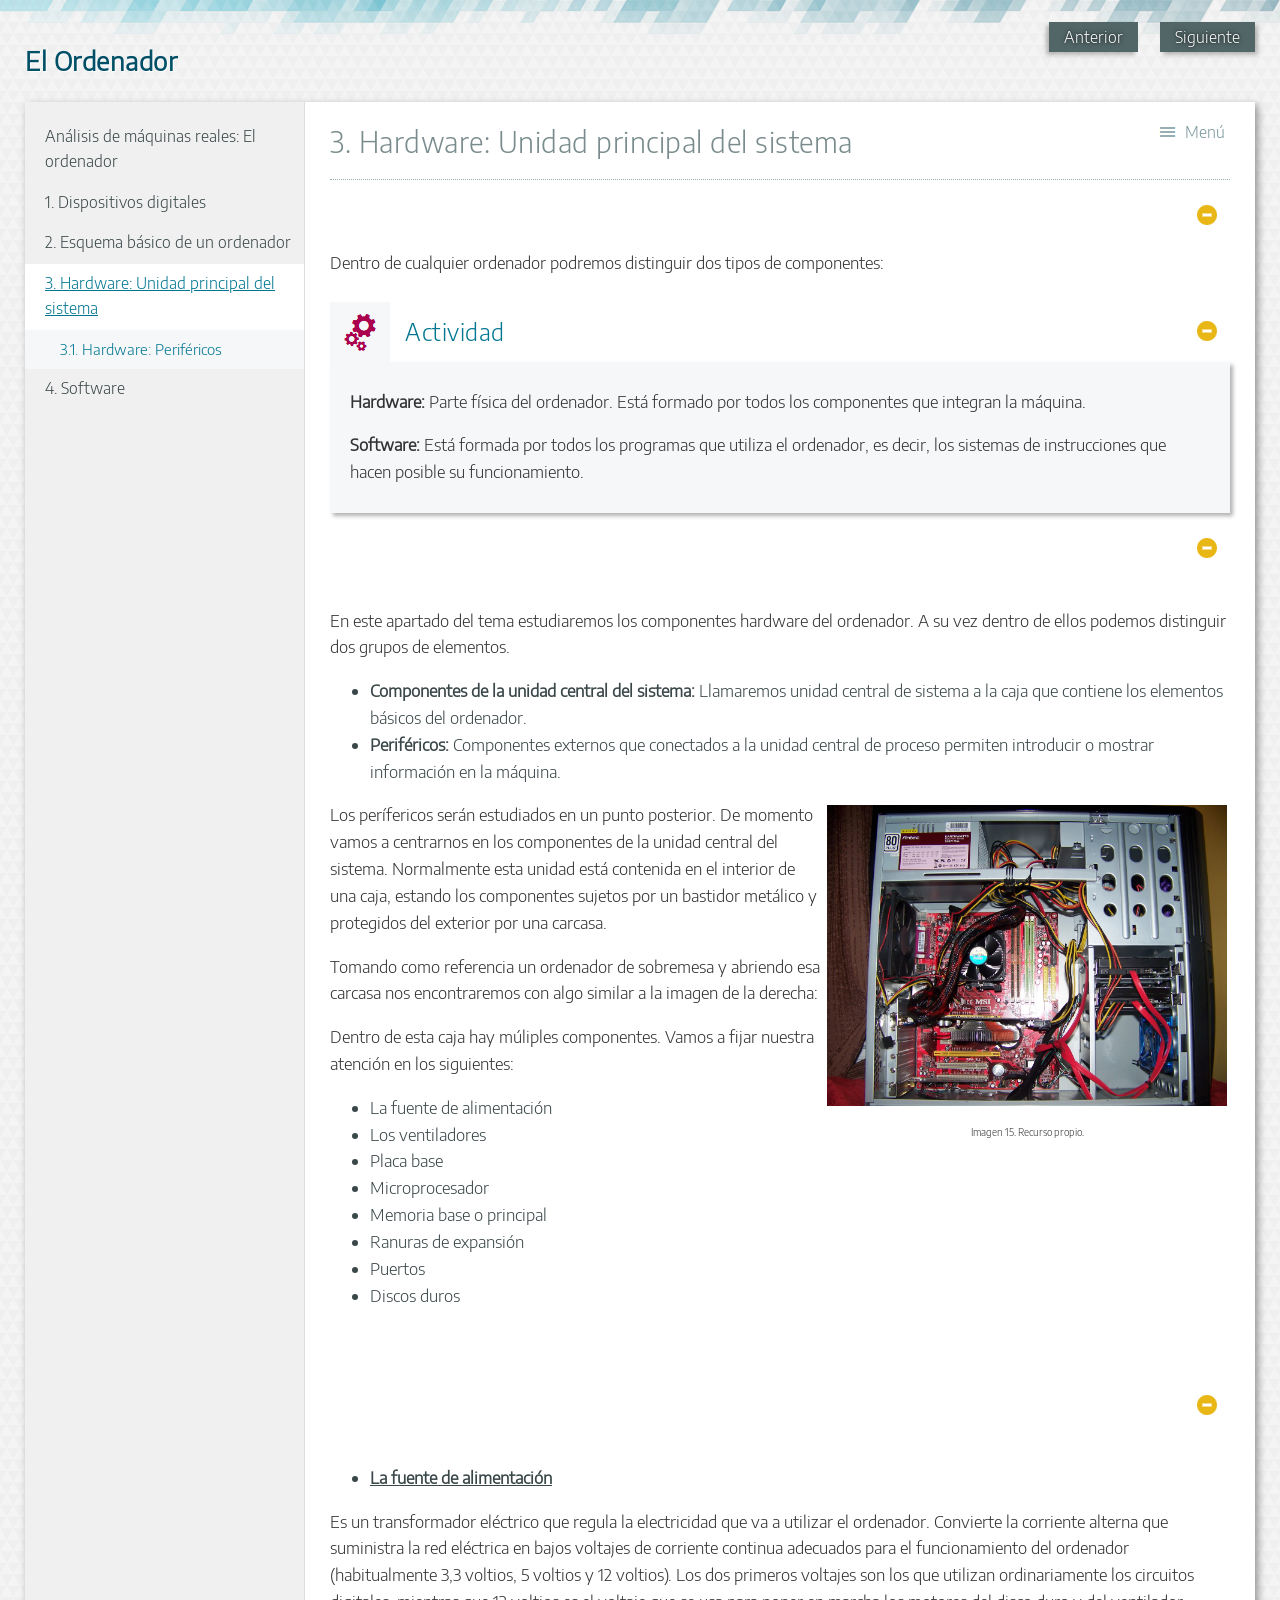
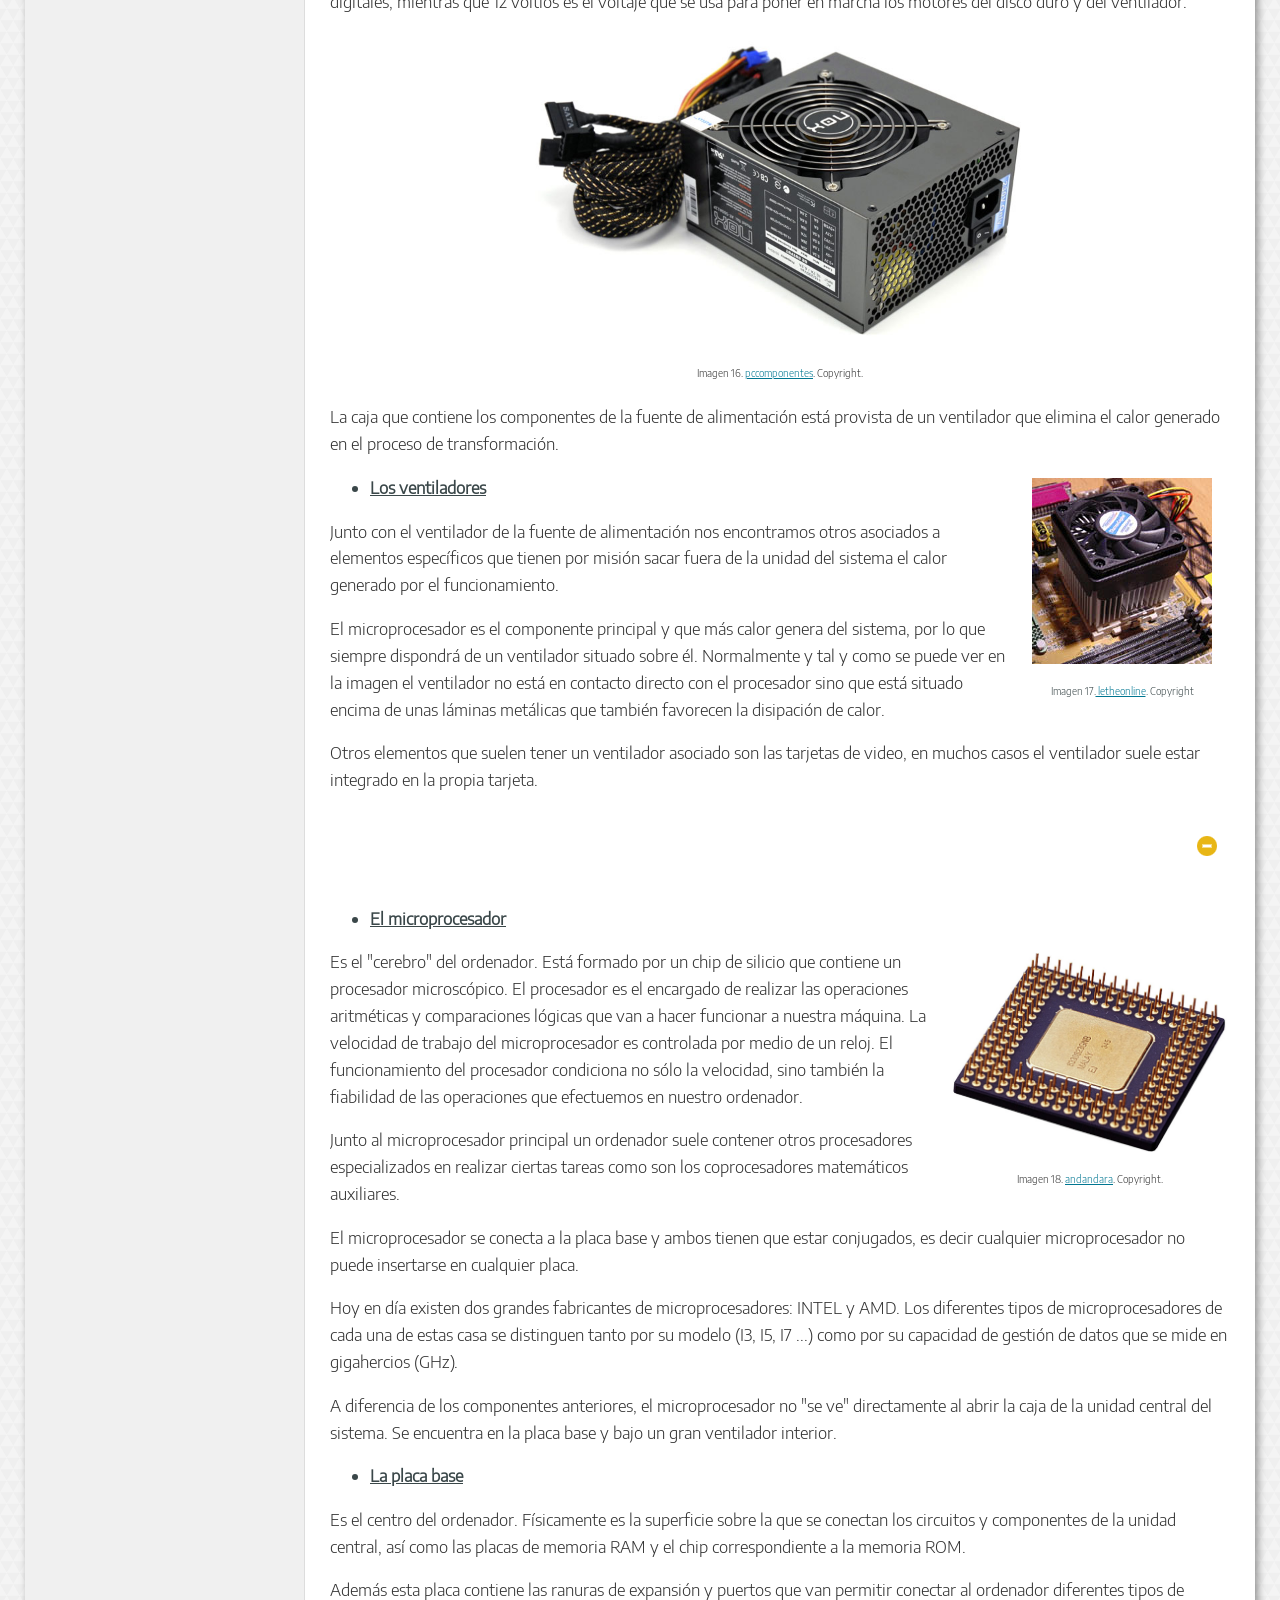
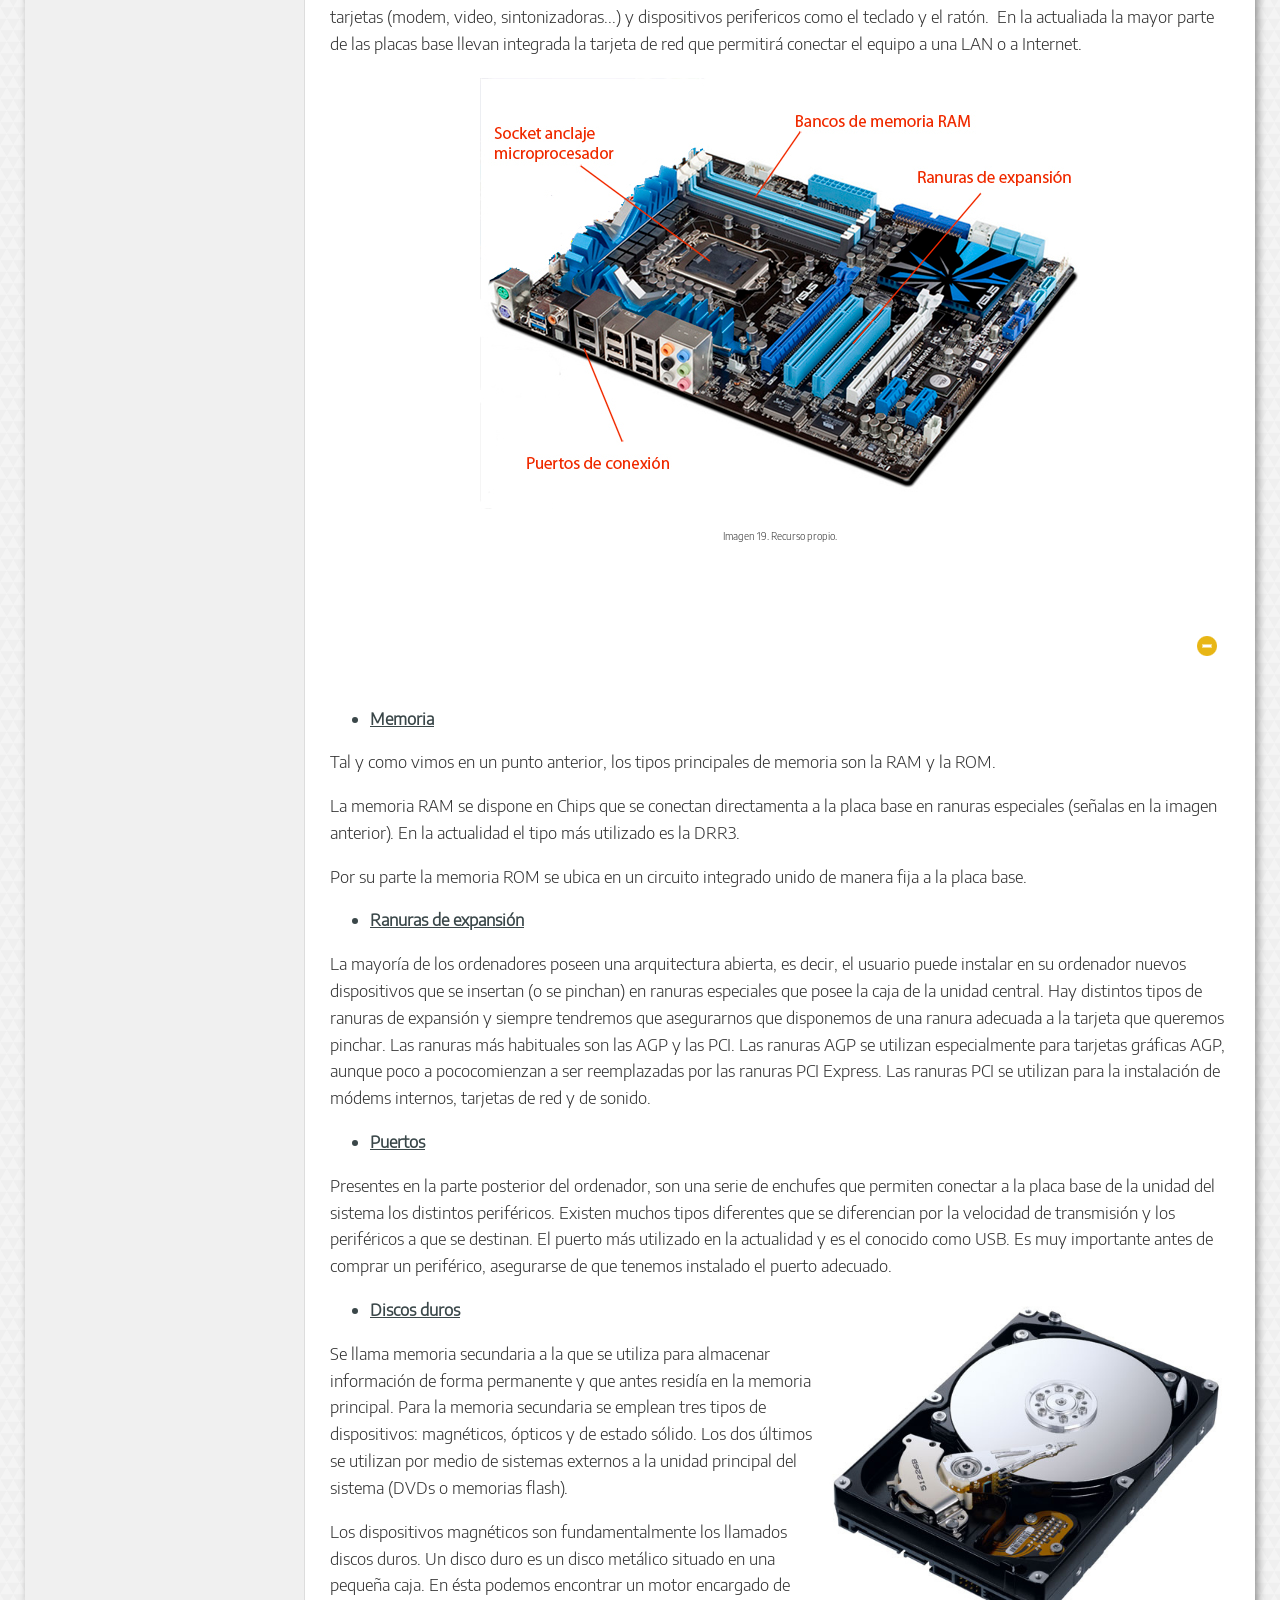
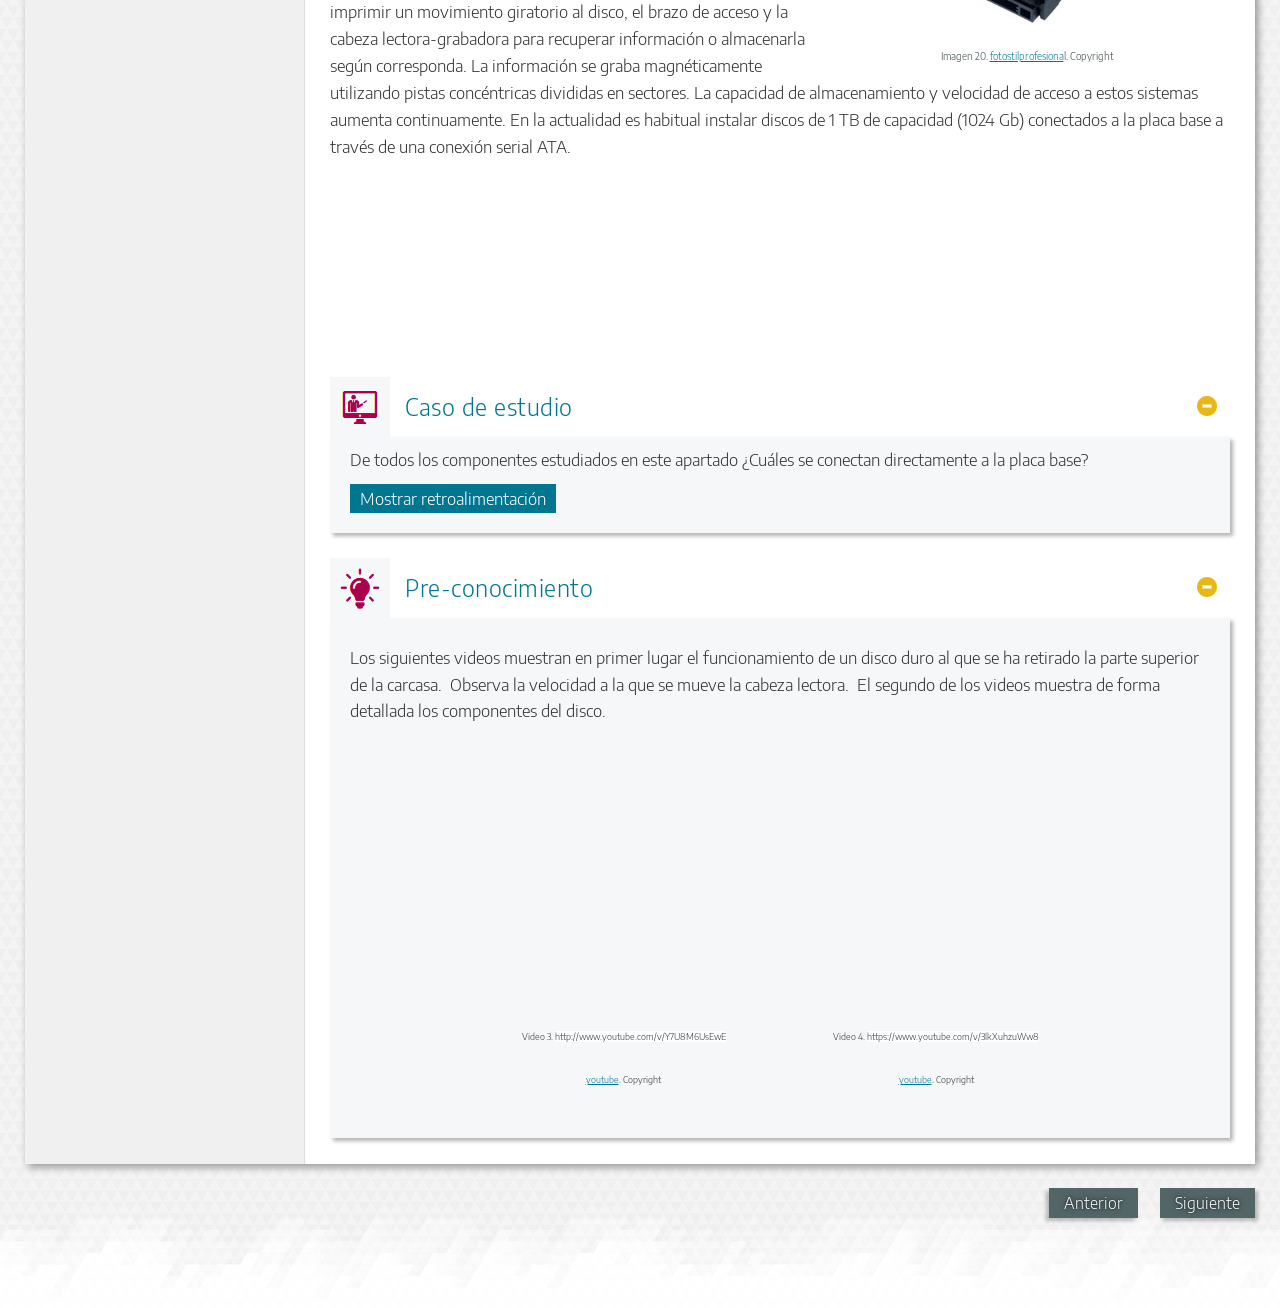
<file: 3_hardware_unidad_principal_del_sistema.html>
<!doctype html>
<html lang="es">
<head>
<link rel="stylesheet" type="text/css" href="base.css" />
<link rel="stylesheet" type="text/css" href="content.css" />
<link rel="stylesheet" type="text/css" href="nav.css" />
<meta http-equiv="content-type" content="text/html;  charset=utf-8" />
<title>3. Hardware: Unidad principal del sistema | El Ordenador </title>
<link rel="shortcut icon" href="favicon.ico" type="image/x-icon" />
<meta name="author" content="Educación Permanente, Junta de Andalucía." />
<meta name="generator" content="eXeLearning 2.5 - exelearning.net" />
<!--[if lt IE 9]><script type="text/javascript" src="exe_html5.js"></script><![endif]-->
<script type="text/javascript" src="exe_jquery.js"></script>
<script type="text/javascript" src="common_i18n.js"></script>
<script type="text/javascript" src="common.js"></script>
<meta name="viewport" content="width=device-width, initial-scale=1" />
</head>
<body class="exe-web-site" id="exe-node-6"><script type="text/javascript">document.body.className+=" js"</script>
<div id="content">
<p id="skipNav"><a href="#main" class="sr-av">Saltar la navegación</a></p>
<header id="header" ><div id="headerContent">El Ordenador</div></header>
<nav id="siteNav">
<ul>
   <li><a href="index.html" class="daddy main-node">Análisis de máquinas reales: El ordenador</a></li>
   <li><a href="1_dispositivos_digitales.html" class="daddy">1. Dispositivos digitales</a>
   <ul class="other-section">
      <li><a href="11_analgico_vs_digital.html" class="no-ch">1.1. Analógico vs. digital</a></li>
   </ul>
   </li>
   <li><a href="2_esquema_bsico_de_un_ordenador.html" class="daddy">2. Esquema básico de un ordenador</a>
   <ul class="other-section">
      <li><a href="unidad_central_de_memoria.html" class="no-ch">Unidad central de memoria</a></li>
      <li><a href="unidad_de_control_y_unidad_aritmtico_lgica.html" class="no-ch">Unidad de control y unidad aritmético lógica</a></li>
   </ul>
   </li>
   <li id="active"><a href="3_hardware_unidad_principal_del_sistema.html" class="active daddy">3. Hardware: Unidad principal del sistema</a>
   <ul>
      <li><a href="31_hardware_perifricos.html" class="no-ch">3.1. Hardware: Periféricos</a></li>
   </ul>
   </li>
   <li><a href="4_software.html" class="daddy">4. Software</a>
   <ul class="other-section">
      <li><a href="41_bios.html" class="no-ch">4.1. BIOS</a></li>
      <li><a href="42_sistema_operativo.html" class="no-ch">4.2. Sistema operativo</a></li>
      <li><a href="43_programas_aplicaciones_y_utilidades.html" class="no-ch">4.3. Programas, aplicaciones y utilidades</a></li>
      <li><a href="44_drivers.html" class="no-ch">4.4. Drivers</a></li>
   </ul>
   </li>
</ul>
</nav>
<div id='topPagination'>
<nav class="pagination noprt">
<a href="unidad_de_control_y_unidad_aritmtico_lgica.html" class="prev"><span><span>&laquo; </span>Anterior</span></a> <span class="sep">| </span><a href="31_hardware_perifricos.html" class="next"><span>Siguiente<span> &raquo;</span></span></a>
</nav>
</div>
<div id="main-wrapper">
<section id="main">
<header id="nodeDecoration"><h1 id="nodeTitle">3. Hardware: Unidad principal del sistema</h1></header>
<article class="iDevice_wrapper FreeTextIdevice" id="id34">
<div class="iDevice emphasis0">
<div id="ta34_1" class="block iDevice_content">
Dentro de cualquier ordenador podremos distinguir dos tipos de componentes:

</div>
</div>
</article>
<article class="iDevice_wrapper activityIdevice em_iDevice" id="id35">
<div class="iDevice emphasis1" >
<header class="iDevice_header"><h1 class="iDeviceTitle">Actividad</h1></header>
<div class="iDevice_inner">
<div class="iDevice_content_wrapper">
<div id="ta35_23_2" class="block iDevice_content">

<p>
<b>Hardware:</b> Parte física del ordenador.  Está formado por todos los componentes que integran la máquina.
</p>
<p>
<b>Software:</b> Está formada por todos los programas que utiliza el ordenador, es decir, los sistemas de instrucciones que hacen posible su funcionamiento. 
</p>

</div>
</div>
</div>
</div>
</article>
<article class="iDevice_wrapper FreeTextIdevice" id="id36">
<div class="iDevice emphasis0">
<div id="ta36_1" class="block iDevice_content">

<p>
En este apartado del tema estudiaremos los componentes hardware del ordenador.  A su vez dentro de ellos podemos distinguir dos grupos de elementos.
</p>
<ul>
	<li><b>Componentes de la unidad central del sistema:</b> Llamaremos unidad central de sistema a la caja que contiene los elementos básicos del ordenador.</li>
	<li><b>Periféricos: </b>Componentes externos que conectados a la unidad central de proceso permiten introducir o mostrar información en la máquina.</li>
</ul>
<table align="right" border="0">
	<tbody>
		<tr>
			<td> <img src="interiorpc.jpg" title="Interior de la unidad central de un ordenador de sobremesa." height="300" width="400" /></td>
		</tr>
		<tr align="right">
			<td align="center"><font size="1">Imagen 15. Recurso propio. </font></td>
		</tr>
	</tbody>
</table>
<p>
Los perífericos serán estudiados en un punto posterior.  De momento vamos a centrarnos en los componentes de la unidad central del sistema.  Normalmente esta unidad está contenida en el interior de una caja, estando los componentes sujetos por un bastidor metálico y protegidos del exterior por una carcasa.  
</p>
<p>
Tomando como referencia un ordenador de sobremesa y abriendo esa carcasa nos encontraremos con algo similar a la imagen de la derecha:
</p>
<p>
Dentro de esta caja hay múliples componentes.  Vamos a fijar nuestra atención en los siguientes:
</p>
<ul>
	<li>La fuente de alimentación</li>
	<li>Los ventiladores</li>
	<li>Placa base</li>
	<li>Microprocesador</li>
	<li>Memoria base o principal</li>
	<li>Ranuras de expansión</li>
	<li>Puertos</li>
	<li>Discos duros </li>
</ul>
<p>
&nbsp;
</p>

</div>
</div>
</article>
<article class="iDevice_wrapper FreeTextIdevice" id="id37">
<div class="iDevice emphasis0">
<div id="ta37_1" class="block iDevice_content">

<ul>
	<li><u><b>La fuente de alimentación</b></u></li>
</ul>
<p>
Es un transformador eléctrico que regula la electricidad que va a utilizar el ordenador. Convierte la corriente alterna que suministra la red eléctrica en bajos voltajes de corriente continua adecuados para el funcionamiento del ordenador (habitualmente 3,3 voltios, 5 voltios y 12 voltios). Los dos primeros voltajes son los que utilizan ordinariamente los circuitos digitales, mientras que 12 voltios es el voltaje que se usa para poner en marcha los motores del disco duro y del ventilador.
</p>
<table align="center" border="0">
	<tbody>
		<tr>
			<td> <img src="nox_urano_600w.jpg" title="Fuente de alimentación de 600W de un PC de sobremesa" height="310" width="500" /></td>
		</tr>
		<tr align="center">
			<td> <font size="1">Imagen 16. <a href="http://www.pccomponentes.com/FUENTES_ALIMENTACION.html" target="_blank">pccomponentes</a>. Copyright.<br />
			</font></td>
		</tr>
	</tbody>
</table>
<p>
La caja que contiene los componentes de la fuente de alimentación está provista de un ventilador que elimina el calor generado en el proceso de transformación.
</p>
<ul>
	<li>
	<table align="right" border="0">
		<tbody>
			<tr>
				<td> <img src="Heatsink.jpg" title="Ventilador del procesador" height="186" hspace="15" width="180" /></td>
			</tr>
			<tr align="center">
				<td><font size="1">Imagen 17.<a href="http://www.letheonline.net/abanicos.htm" target="_blank"> letheonline</a>. Copyright </font></td>
			</tr>
		</tbody>
	</table>
	<u><b>Los ventiladores</b></u></li>
</ul>
<p>
Junto con el ventilador de la fuente de alimentación nos encontramos otros asociados a elementos específicos que tienen por misión sacar fuera de la unidad del sistema el calor generado por el funcionamiento.  
</p>
<p>
El microprocesador es el componente principal y que más calor genera del sistema, por lo que siempre dispondrá de un ventilador situado sobre él.  Normalmente y tal y como se puede ver en la imagen el ventilador no está en contacto directo con el procesador sino que está situado encima de unas láminas metálicas que también favorecen la disipación de calor. 
</p>
<p>
Otros elementos que suelen tener un ventilador asociado son las tarjetas de video, en muchos casos el ventilador suele estar integrado en la propia tarjeta.<br />
</p>

</div>
</div>
</article>
<article class="iDevice_wrapper FreeTextIdevice" id="id38">
<div class="iDevice emphasis0">
<div id="ta38_1" class="block iDevice_content">

<ul>
	<li><u><b>El microprocesador</b></u></li>
</ul>
<table align="right" border="0">
	<tbody>
		<tr>
			<td> <img src="microprocesador.jpg" title="Vista de los contactos eléctricos de un microprocesador" height="200" width="274" /></td>
		</tr>
		<tr align="center">
			<td> <font size="1">Imagen 18. <a href="http://www.andandara.com/Internetyordenadores/microprocesador.html" target="_blank">andandara</a>. Copyright.<br />
			</font></td>
		</tr>
	</tbody>
</table>
<p>
Es el &quot;cerebro&quot; del ordenador. Está formado por un chip de silicio que contiene un procesador microscópico. El procesador es el encargado de realizar las operaciones aritméticas y comparaciones lógicas que van a hacer funcionar a nuestra máquina.  La velocidad de trabajo del microprocesador es controlada por medio de un reloj. El funcionamiento del procesador condiciona no sólo la velocidad, sino también la fiabilidad de las operaciones que efectuemos en nuestro ordenador. 
</p>
<p>
Junto al microprocesador principal un ordenador suele contener otros procesadores especializados en realizar ciertas tareas como son los coprocesadores matemáticos auxiliares. 
</p>
<p>
El microprocesador se conecta a la placa base y ambos tienen que estar conjugados, es decir cualquier microprocesador no puede insertarse en cualquier placa.
</p>
<p>
Hoy en día existen dos grandes fabricantes de microprocesadores: INTEL y AMD. Los diferentes tipos de microprocesadores de cada una de estas casa se distinguen tanto por su modelo (I3, I5, I7 ...) como por su capacidad de gestión de datos que se mide en gigahercios (GHz).
</p>
<p>
A diferencia de los componentes anteriores, el microprocesador no &quot;se ve&quot; directamente al abrir la caja de la unidad central del sistema.  Se encuentra en la placa base y bajo un gran ventilador interior.
</p>
<ul>
	<li><b><u>La placa base</u></b></li>
</ul>
<p>
Es el centro del ordenador. Físicamente es la superficie sobre la que se conectan los circuitos y componentes de la unidad central, así como las placas de memoria RAM y el chip correspondiente a la memoria ROM. 
</p>
<p>
Además esta placa contiene las ranuras de expansión y puertos que van permitir conectar al ordenador diferentes tipos de tarjetas (modem, video, sintonizadoras...) y dispositivos perifericos como el teclado y el ratón.  En la actualiada la mayor parte de las placas base llevan integrada la tarjeta de red que permitirá conectar el equipo a una LAN o a Internet. 
</p>
<table align="center" border="0">
	<tbody>
		<tr>
			<td> <img src="placabase.jpg" title="Placa base de la casa ASUS" height="431" width="600" /></td>
		</tr>
		<tr align="center">
			<td><font size="1">Imagen 19. Recurso propio.</font><br />
			</td>
		</tr>
	</tbody>
</table>
<p>
&nbsp;
</p>

</div>
</div>
</article>
<article class="iDevice_wrapper FreeTextIdevice" id="id39">
<div class="iDevice emphasis0">
<div id="ta39_1" class="block iDevice_content">

<ul>
	<li><u><b>Memoria</b></u></li>
</ul>
<p>
Tal y como vimos en un punto anterior, los tipos principales de memoria son la RAM y la ROM.
</p>
<p>
La memoria RAM se dispone en Chips que se conectan directamenta a la placa base en ranuras especiales (señalas en la imagen anterior).  En la actualidad el tipo más utilizado es la DRR3.
</p>
<p>
Por su parte la memoria ROM se ubica en un circuito integrado unido de manera fija a la placa base.
</p>
<ul>
	<li><u><b>Ranuras de expansión</b></u></li>
</ul>
<p>
La mayoría de los ordenadores poseen una arquitectura abierta, es decir, el usuario puede instalar en su ordenador nuevos dispositivos que se insertan (o se pinchan) en ranuras especiales que posee la caja de la unidad central. Hay distintos tipos de ranuras de expansión y siempre tendremos que asegurarnos que disponemos de una ranura adecuada a la tarjeta que queremos pinchar.   Las ranuras más habituales son las AGP y las PCI.  Las ranuras AGP se utilizan especialmente para tarjetas gráficas AGP, aunque poco a pococomienzan a ser reemplazadas por las ranuras PCI Express. Las ranuras PCI se utilizan para la instalación de módems internos, tarjetas de red y de sonido.<br />
</p>
<ul>
	<li><u><b>Puertos</b></u></li>
</ul>
<p>
Presentes en la parte posterior del ordenador, son una serie de enchufes que permiten conectar a la placa base de la unidad del sistema los distintos periféricos. Existen muchos tipos diferentes que se diferencian por la velocidad de transmisión y los periféricos a que se destinan. El puerto más utilizado en la actualidad y es el conocido como USB.  Es muy importante antes de comprar un periférico, asegurarse de que tenemos instalado el puerto adecuado.
</p>
<ul>
	<li>
	<table align="right" border="0">
		<tbody>
			<tr>
				<td> <img src="DISCO-DURO.jpg" title="Interior de un disco duro" height="330" width="400" /></td>
			</tr>
			<tr align="center">
				<td><font size="1">Imagen 20. <a href="http://www.fotostilprofesional.com/tienda/index.php?main_page=product_info&amp;cPath=59_60&amp;products_id=95&amp;zenid=6c092d2d5bf9ef624ba1e345ffe23c95" target="_blank">fotostilprofesiona</a>l. Copyright</font> </td>
			</tr>
		</tbody>
	</table>
	<u><b>Discos duros</b></u> </li>
</ul>
<p>
Se llama memoria secundaria a la que se utiliza para almacenar información de forma permanente y que antes residía en la memoria principal. Para la memoria secundaria se emplean tres tipos de dispositivos: magnéticos, ópticos y de estado sólido.  Los dos últimos se utilizan por medio de sistemas externos a la unidad principal del sistema (DVDs o memorias flash).
</p>
<p>
Los dispositivos magnéticos son fundamentalmente los llamados discos duros.  Un disco duro es un disco metálico situado en una pequeña caja. En ésta podemos encontrar un motor encargado de imprimir un movimiento giratorio al disco, el brazo de acceso y la cabeza lectora-grabadora para recuperar información o almacenarla según corresponda.  La información se graba magnéticamente utilizando pistas concéntricas divididas en sectores.  La capacidad de almacenamiento y velocidad de acceso a estos sistemas aumenta continuamente.  En la actualidad es habitual instalar discos de 1 TB de capacidad (1024 Gb) conectados a la placa base a través de una conexión serial ATA. 
</p>
<p>
&nbsp;
</p>
<p>
&nbsp;
</p>
<p>
&nbsp;
</p>
<p>
&nbsp;
</p>

</div>
</div>
</article>
<article class="iDevice_wrapper CasestudyIdevice em_iDevice" id="id86">
<div class="iDevice emphasis1" >
<header class="iDevice_header"><h1 class="iDeviceTitle">Caso de estudio</h1></header>
<div class="iDevice_inner">
<div class="iDevice_content_wrapper">
<section id="ta86_10" class="block iDevice_content">
De todos los componentes estudiados en este apartado ¿Cuáles se conectan directamente a la placa base?

</section>
<section id="taquesQuestion0b86" class="block iDevice_content">


</section>
<form name="feedback-form-quesFeedback0b86" action="#" onsubmit="return false" class="feedback-form">
<div class="block iDevice_buttons feedback-button js-required">
<p><script type="text/javascript">var feedbackquesFeedback0b86text = "Mostrar retroalimentación";</script><input type="button" name="toggle-feedback-quesFeedback0b86" value="Mostrar retroalimentación" class="feedbackbutton feedback-toggler" /></p>
</div>
<section id="feedback-quesFeedback0b86" class="feedback js-feedback js-hidden">
<h1 class="js-sr-av">Retroalimentación</h1>

<ul>
	<li>Microprocesador: Conectado a la placa base y cubierto por un ventilador</li>
	<li>Memoria RAM: Conectado a través de los bancos de memoria RAM</li>
	<li>Mermoria ROM:  Chip integrado en la placa</li>
	<li>Ranuras de expansión: Forman parte de la placa base, servirán para unir a ella elementos como una tarjeta de sonido. </li>
	<li>Puertos:  Permiten la conexión de los periféricos.</li>
</ul>
</section>
</form>
</div>
</div>
</div>
</article>
<article class="iDevice_wrapper preknowledgeIdevice em_iDevice" id="id73">
<div class="iDevice emphasis1" >
<header class="iDevice_header"><h1 class="iDeviceTitle">Pre-conocimiento</h1></header>
<div class="iDevice_inner">
<div class="iDevice_content_wrapper">
<div id="ta73_24_2" class="block iDevice_content">
<p>Los siguientes videos muestran en primer lugar el funcionamiento de un disco duro al que se ha retirado la parte superior de la carcasa.  Observa la velocidad a la que se mueve la cabeza lectora.  El segundo de los videos muestra de forma detallada los componentes del disco.</p>
<table align="center" border="0">
<tbody>
<tr>
<td>  <iframe width="300" height="247" allowfullscreen="allowfullscreen" src="https://www.youtube.com/embed/Y7U8M6UsEwE"></iframe></td>
<td>  <iframe width="300" height="247" allowfullscreen="allowfullscreen" src="https://www.youtube.com/embed/3lkXuhzuWw8"></iframe></td>
</tr>
<tr>
<td align="center">
<p><span style="font-size: xx-small;">Video 3. <span style="background-color: #ffffff;">http://www.youtube.com/v/Y7U8M6UsEwE</span></span></p>
<p><span style="font-size: xx-small;"><a href="http://www.youtube.com/watch?v=Y7U8M6UsEwE" target="_blank" rel="noopener">youtube</a>. Copyright </span></p>
</td>
<td align="center">
<p><span style="font-size: xx-small;">Video 4. <span style="background-color: #ffffff;">https://www.youtube.com/v/3lkXuhzuWw8</span></span></p>
<p><span style="font-size: xx-small;"><a href="http://www.youtube.com/watch?v=3lkXuhzuWw8&amp;NR=1&amp;feature=fvwp" target="_blank" rel="noopener">youtube</a>. Copyright <br /></span></p>
</td>
</tr>
</tbody>
</table>
<p></p>
</div>
</div>
</div>
</div>
</article>
</section>
</div>
<div id='bottomPagination'>
<nav class="pagination noprt">
<a href="unidad_de_control_y_unidad_aritmtico_lgica.html" class="prev"><span><span>&laquo; </span>Anterior</span></a> <span class="sep">| </span><a href="31_hardware_perifricos.html" class="next"><span>Siguiente<span> &raquo;</span></span></a>
</nav>
</div>
</div>
<script type="text/javascript" src="_intef_js.js"></script></body></html>
</file>
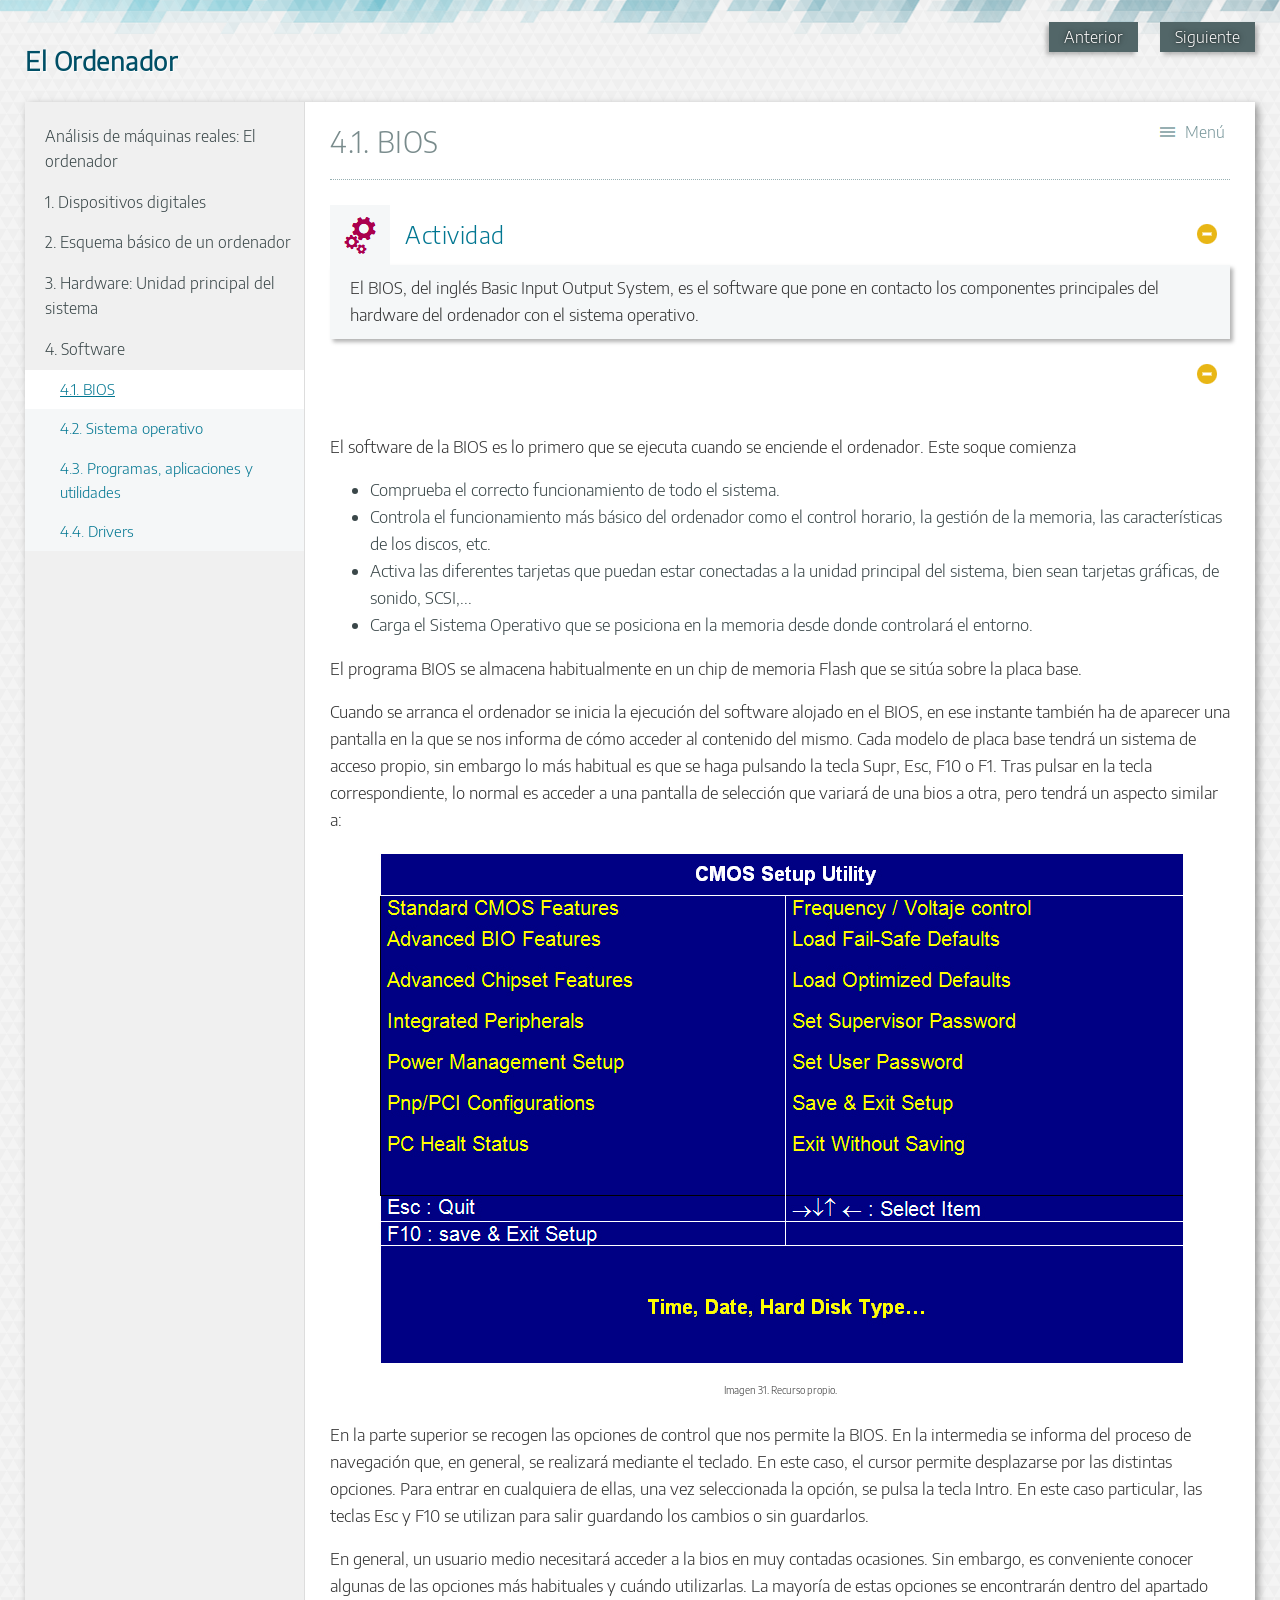
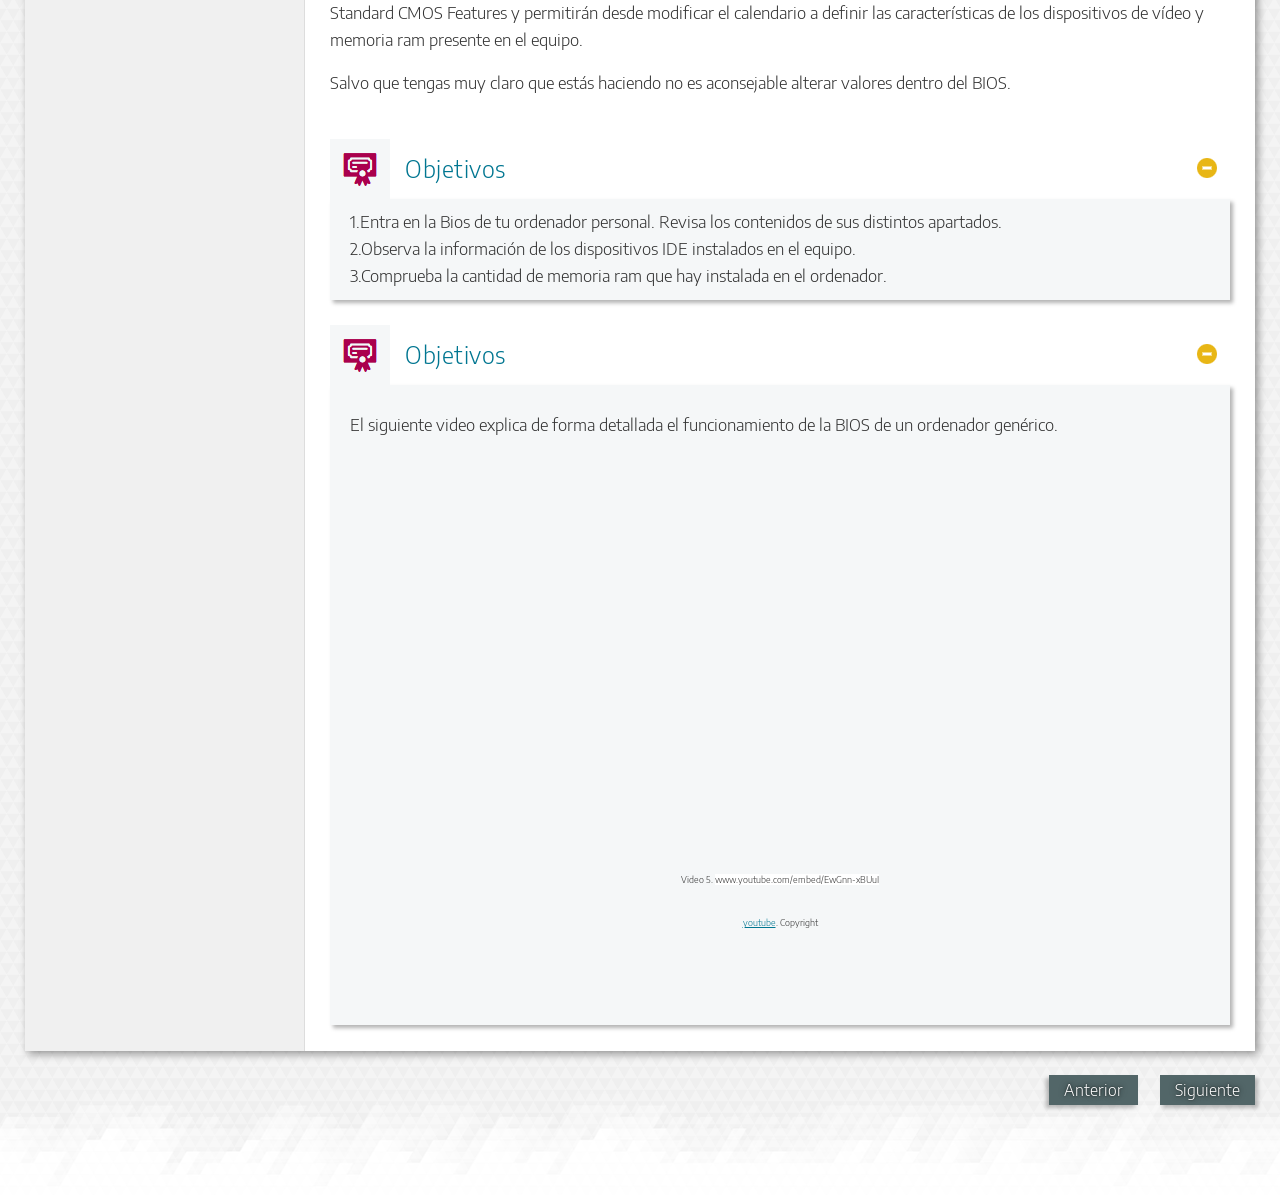
<file: 41_bios.html>
<!doctype html>
<html lang="es">
<head>
<link rel="stylesheet" type="text/css" href="base.css" />
<link rel="stylesheet" type="text/css" href="content.css" />
<link rel="stylesheet" type="text/css" href="nav.css" />
<meta http-equiv="content-type" content="text/html;  charset=utf-8" />
<title>4.1. BIOS | El Ordenador </title>
<link rel="shortcut icon" href="favicon.ico" type="image/x-icon" />
<meta name="author" content="Educación Permanente, Junta de Andalucía." />
<meta name="generator" content="eXeLearning 2.5 - exelearning.net" />
<!--[if lt IE 9]><script type="text/javascript" src="exe_html5.js"></script><![endif]-->
<script type="text/javascript" src="exe_jquery.js"></script>
<script type="text/javascript" src="common_i18n.js"></script>
<script type="text/javascript" src="common.js"></script>
<meta name="viewport" content="width=device-width, initial-scale=1" />
</head>
<body class="exe-web-site" id="exe-node-9"><script type="text/javascript">document.body.className+=" js"</script>
<div id="content">
<p id="skipNav"><a href="#main" class="sr-av">Saltar la navegación</a></p>
<header id="header" ><div id="headerContent">El Ordenador</div></header>
<nav id="siteNav">
<ul>
   <li><a href="index.html" class="daddy main-node">Análisis de máquinas reales: El ordenador</a></li>
   <li><a href="1_dispositivos_digitales.html" class="daddy">1. Dispositivos digitales</a>
   <ul class="other-section">
      <li><a href="11_analgico_vs_digital.html" class="no-ch">1.1. Analógico vs. digital</a></li>
   </ul>
   </li>
   <li><a href="2_esquema_bsico_de_un_ordenador.html" class="daddy">2. Esquema básico de un ordenador</a>
   <ul class="other-section">
      <li><a href="unidad_central_de_memoria.html" class="no-ch">Unidad central de memoria</a></li>
      <li><a href="unidad_de_control_y_unidad_aritmtico_lgica.html" class="no-ch">Unidad de control y unidad aritmético lógica</a></li>
   </ul>
   </li>
   <li><a href="3_hardware_unidad_principal_del_sistema.html" class="daddy">3. Hardware: Unidad principal del sistema</a>
   <ul class="other-section">
      <li><a href="31_hardware_perifricos.html" class="no-ch">3.1. Hardware: Periféricos</a></li>
   </ul>
   </li>
   <li class="current-page-parent"><a href="4_software.html" class="current-page-parent daddy">4. Software</a>
   <ul>
      <li id="active"><a href="41_bios.html" class="active no-ch">4.1. BIOS</a></li>
      <li><a href="42_sistema_operativo.html" class="no-ch">4.2. Sistema operativo</a></li>
      <li><a href="43_programas_aplicaciones_y_utilidades.html" class="no-ch">4.3. Programas, aplicaciones y utilidades</a></li>
      <li><a href="44_drivers.html" class="no-ch">4.4. Drivers</a></li>
   </ul>
   </li>
</ul>
</nav>
<div id='topPagination'>
<nav class="pagination noprt">
<a href="4_software.html" class="prev"><span><span>&laquo; </span>Anterior</span></a> <span class="sep">| </span><a href="42_sistema_operativo.html" class="next"><span>Siguiente<span> &raquo;</span></span></a>
</nav>
</div>
<div id="main-wrapper">
<section id="main">
<header id="nodeDecoration"><h1 id="nodeTitle">4.1. BIOS</h1></header>
<article class="iDevice_wrapper activityIdevice em_iDevice" id="id44">
<div class="iDevice emphasis1" >
<header class="iDevice_header"><h1 class="iDeviceTitle">Actividad</h1></header>
<div class="iDevice_inner">
<div class="iDevice_content_wrapper">
<div id="ta44_23_2" class="block iDevice_content">
El BIOS, del inglés Basic Input Output System, es el software que pone
en contacto los componentes principales del hardware del ordenador con
el sistema operativo.

</div>
</div>
</div>
</div>
</article>
<article class="iDevice_wrapper FreeTextIdevice" id="id43">
<div class="iDevice emphasis0">
<div id="ta43_1" class="block iDevice_content">

<p>
El software de la BIOS es lo primero que se ejecuta cuando se enciende el ordenador.  Este soque comienza 
</p>
<ul>
	<li>Comprueba el correcto funcionamiento de
	todo el sistema.</li>
	<li>Controla el funcionamiento más básico del
	ordenador como el control horario, la gestión de la memoria, las
	características de los discos, etc.</li>
	<li>Activa las diferentes tarjetas que puedan estar conectadas a la unidad principal del sistema, bien sean tarjetas gráficas, de sonido,
	SCSI,...</li>
	<li>Carga el Sistema Operativo que se posiciona
	en la memoria desde donde controlará el entorno. </li>
</ul>
<p>
El programa BIOS se
almacena habitualmente en un chip de memoria Flash que se sitúa sobre
la placa base.
</p>
<p>
Cuando se arranca el ordenador se inicia la ejecución del software alojado en el BIOS, en ese instante también ha de aparecer una pantalla
en la que se nos informa de cómo acceder al contenido del mismo. Cada modelo de placa base tendrá un sistema de acceso propio, sin embargo lo más
habitual es que se haga pulsando la tecla Supr, Esc, F10 o F1. Tras pulsar en la tecla correspondiente, lo normal es acceder a una
pantalla de selección que variará de una bios a otra, pero tendrá un aspecto similar a:<br />
</p>
<table align="center" border="0">
	<tbody>
		<tr>
			<td> <img src="bios.jpg" title="Ejemplo de pantalla inicial al software del BIOS" height="510" width="805" /></td>
		</tr>
		<tr align="center">
			<td> <font size="1">Imagen 31. Recurso propio.<br />
			</font></td>
		</tr>
	</tbody>
</table>
<p>
En la parte superior se recogen las opciones de control que nos permite
la BIOS. En la intermedia se informa del proceso de navegación que, en
general, se realizará mediante el teclado. En este caso, el cursor
permite desplazarse por las distintas opciones. Para entrar en
cualquiera de ellas, una vez seleccionada la opción, se pulsa la tecla
Intro. En este caso particular, las teclas Esc y F10 se utilizan para salir
guardando los cambios o sin guardarlos. 
</p>
<p>
En general, un usuario medio necesitará acceder a la bios en muy
contadas ocasiones. Sin embargo, es conveniente conocer algunas de las
opciones más habituales y cuándo utilizarlas.  La mayoría de estas opciones se encontrarán dentro del apartado Standard CMOS Features y permitirán desde modificar el calendario a definir las características de los dispositivos de vídeo y memoria ram
presente en el equipo.
</p>
<p>
Salvo que tengas muy claro que estás haciendo no es aconsejable alterar valores dentro del BIOS. 
</p>

</div>
</div>
</article>
<article class="iDevice_wrapper objectivesIdevice em_iDevice" id="id91">
<div class="iDevice emphasis1" >
<header class="iDevice_header"><h1 class="iDeviceTitle">Objetivos</h1></header>
<div class="iDevice_inner">
<div class="iDevice_content_wrapper">
<div id="ta91_32_2" class="block iDevice_content">
1.Entra en la Bios de tu ordenador personal. Revisa los contenidos de sus distintos apartados. <br />
2.Observa la información de los dispositivos IDE instalados en el equipo. <br />
3.Comprueba la cantidad de memoria ram que hay instalada en el ordenador.<br />

</div>
</div>
</div>
</div>
</article>
<article class="iDevice_wrapper objectivesIdevice em_iDevice" id="id78">
<div class="iDevice emphasis1" >
<header class="iDevice_header"><h1 class="iDeviceTitle">Objetivos</h1></header>
<div class="iDevice_inner">
<div class="iDevice_content_wrapper">
<div id="ta78_29_2" class="block iDevice_content">
<p>El siguiente video explica de forma detallada el funcionamiento de la BIOS de un ordenador genérico. </p>
<table align="center" border="0">
<tbody>
<tr>
<td><iframe width="425" height="350" allowfullscreen="allowfullscreen" src="https://www.youtube.com/embed/EwGnn-xBUuI"></iframe><br /> </td>
</tr>
<tr align="center">
<td>
<p><span style="font-size: xx-small;">Video 5. <span style="background-color: #ffffff;">www.youtube.com/embed/EwGnn-xBUuI</span></span></p>
<p><span style="font-size: xx-small;"><a href="http://www.youtube.com/watch?v=Fq5syx6s68o" target="_blank" rel="noopener">youtube</a>. Copyright<br /></span></p>
</td>
</tr>
</tbody>
</table>
<p> </p>
</div>
</div>
</div>
</div>
</article>
</section>
</div>
<div id='bottomPagination'>
<nav class="pagination noprt">
<a href="4_software.html" class="prev"><span><span>&laquo; </span>Anterior</span></a> <span class="sep">| </span><a href="42_sistema_operativo.html" class="next"><span>Siguiente<span> &raquo;</span></span></a>
</nav>
</div>
</div>
<script type="text/javascript" src="_intef_js.js"></script></body></html>
</file>
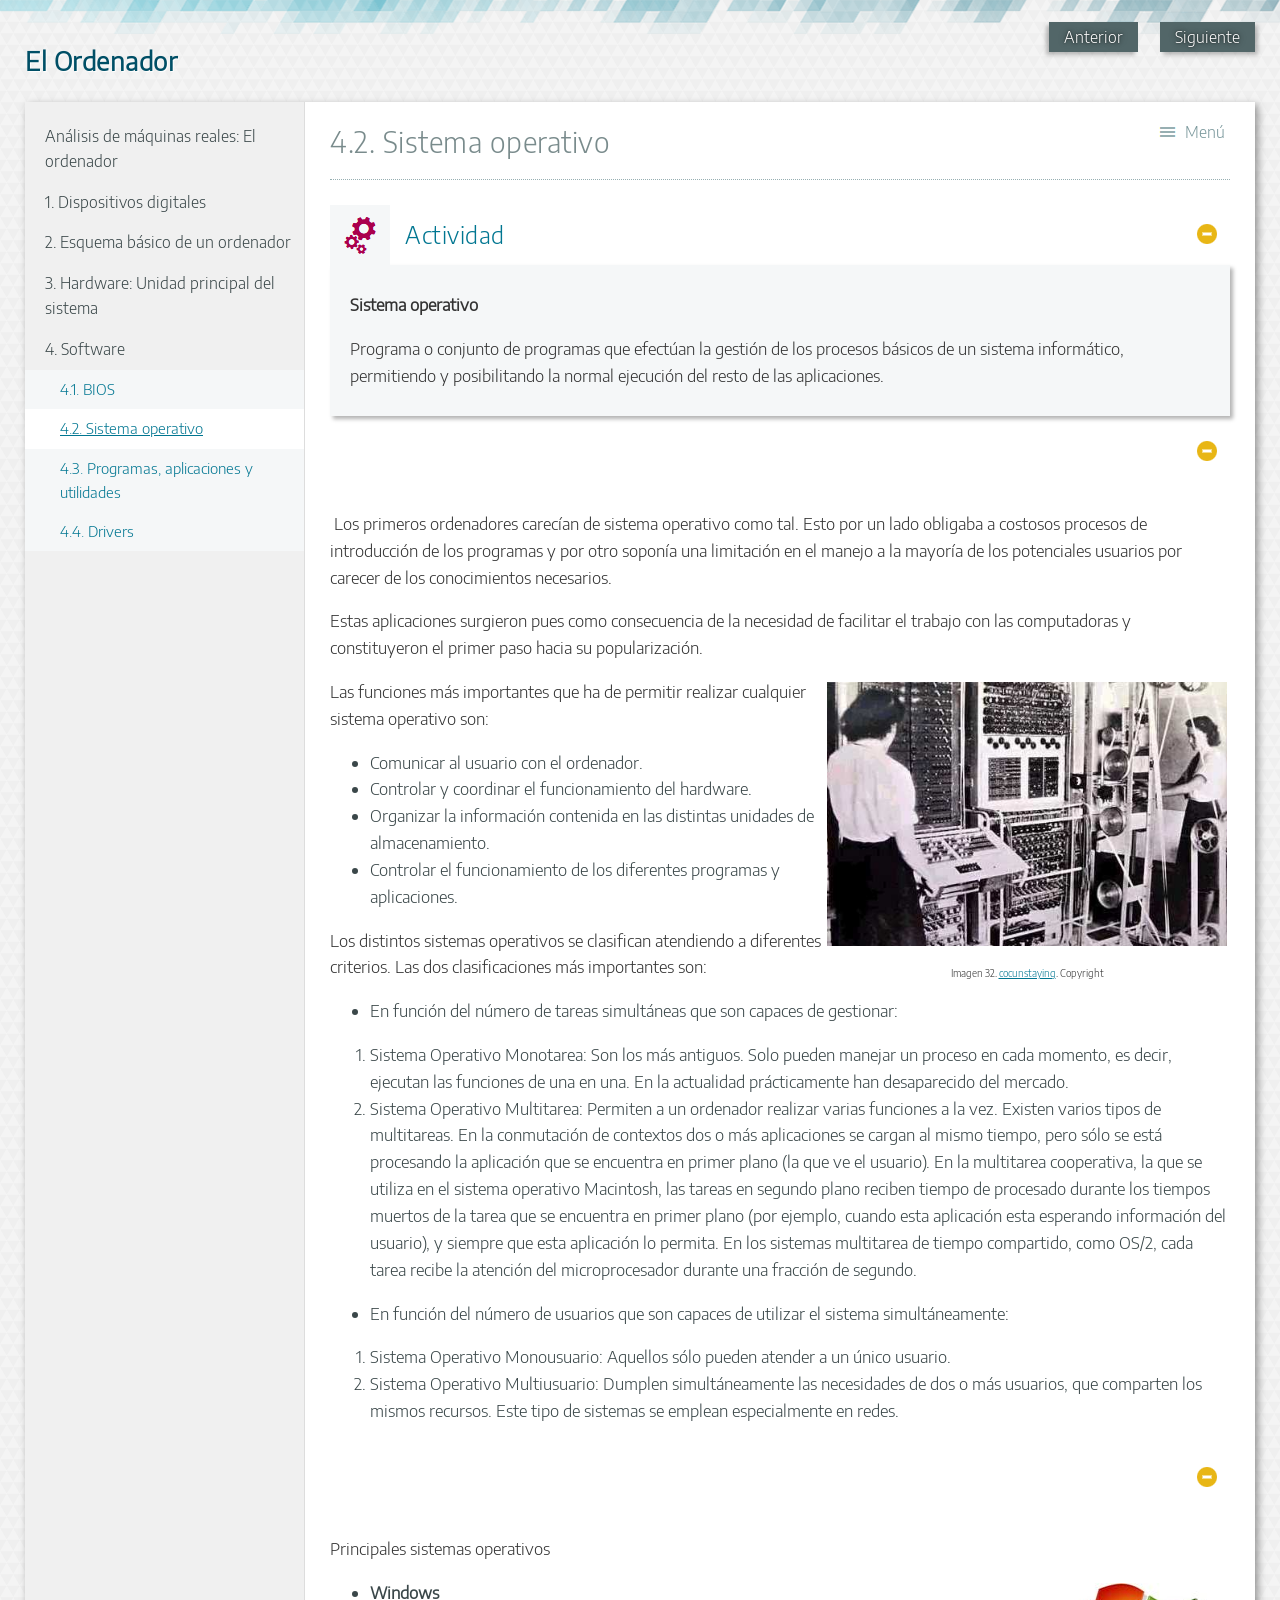
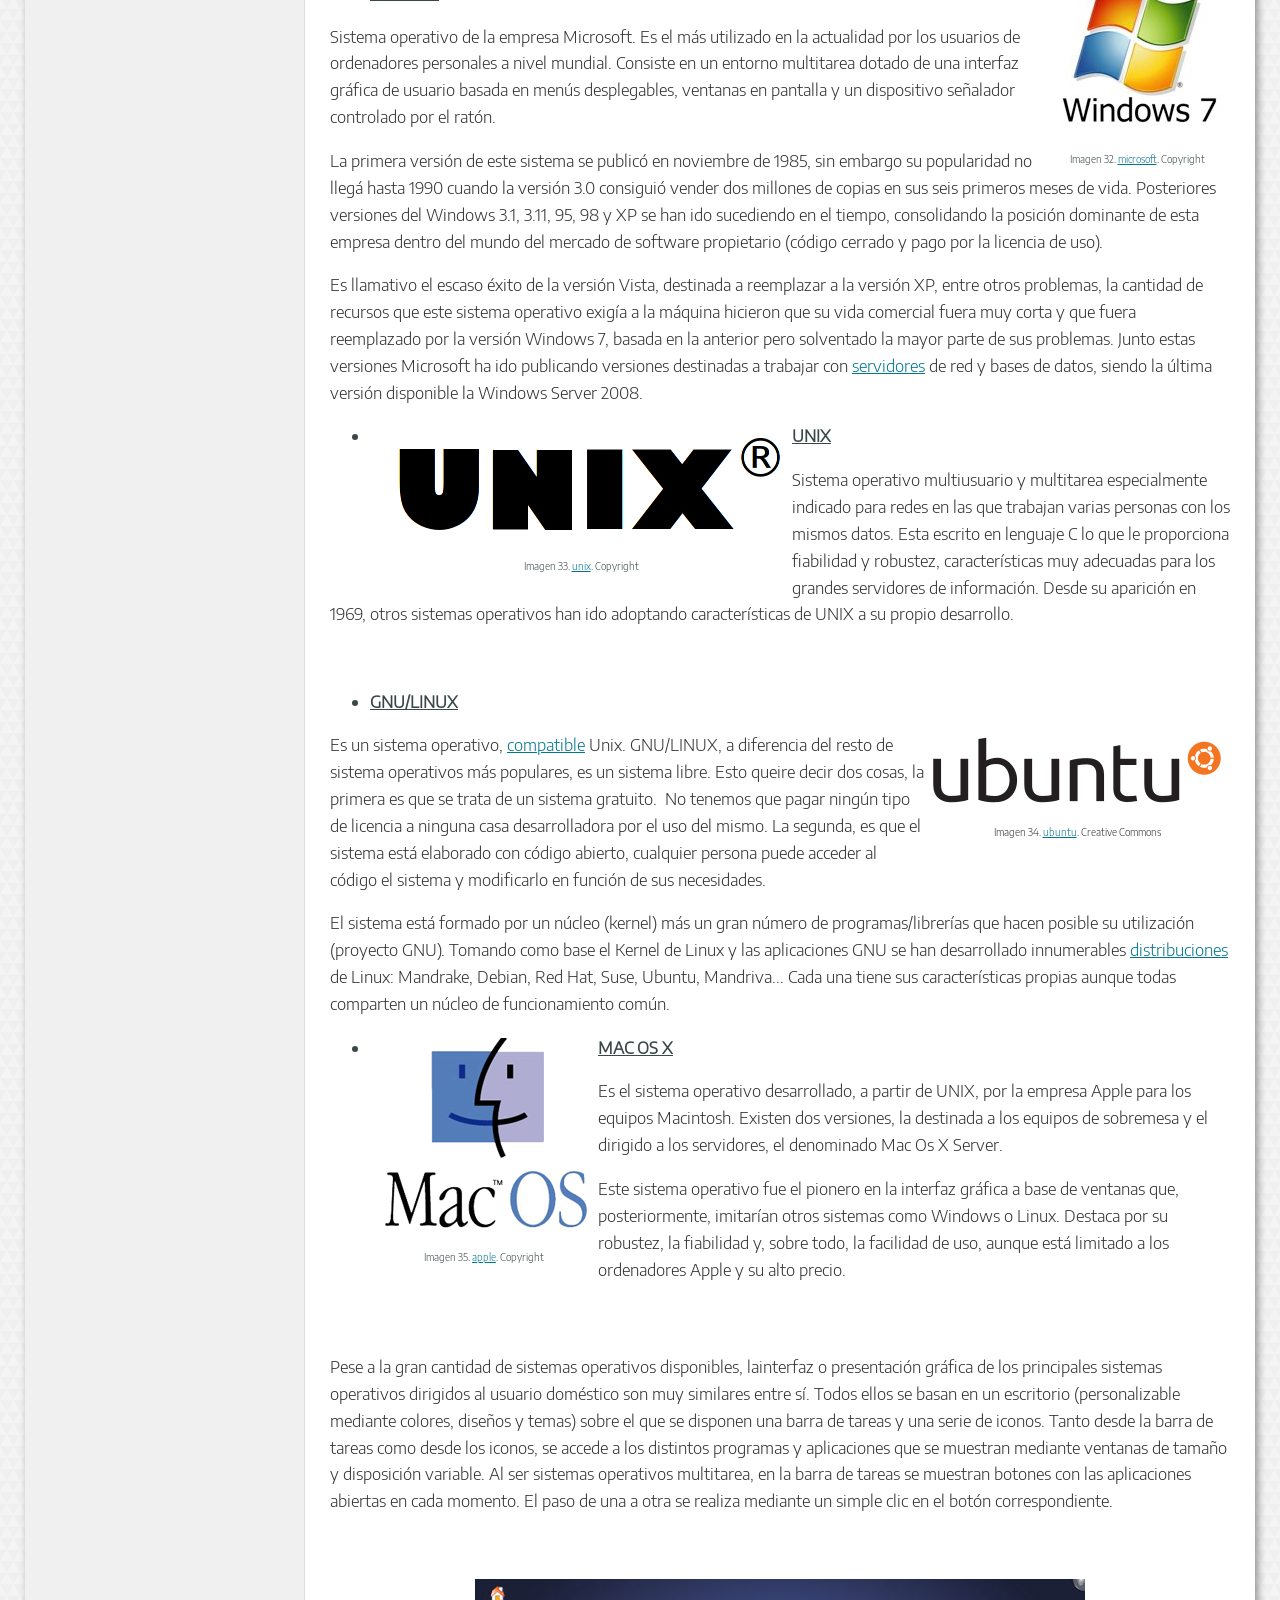
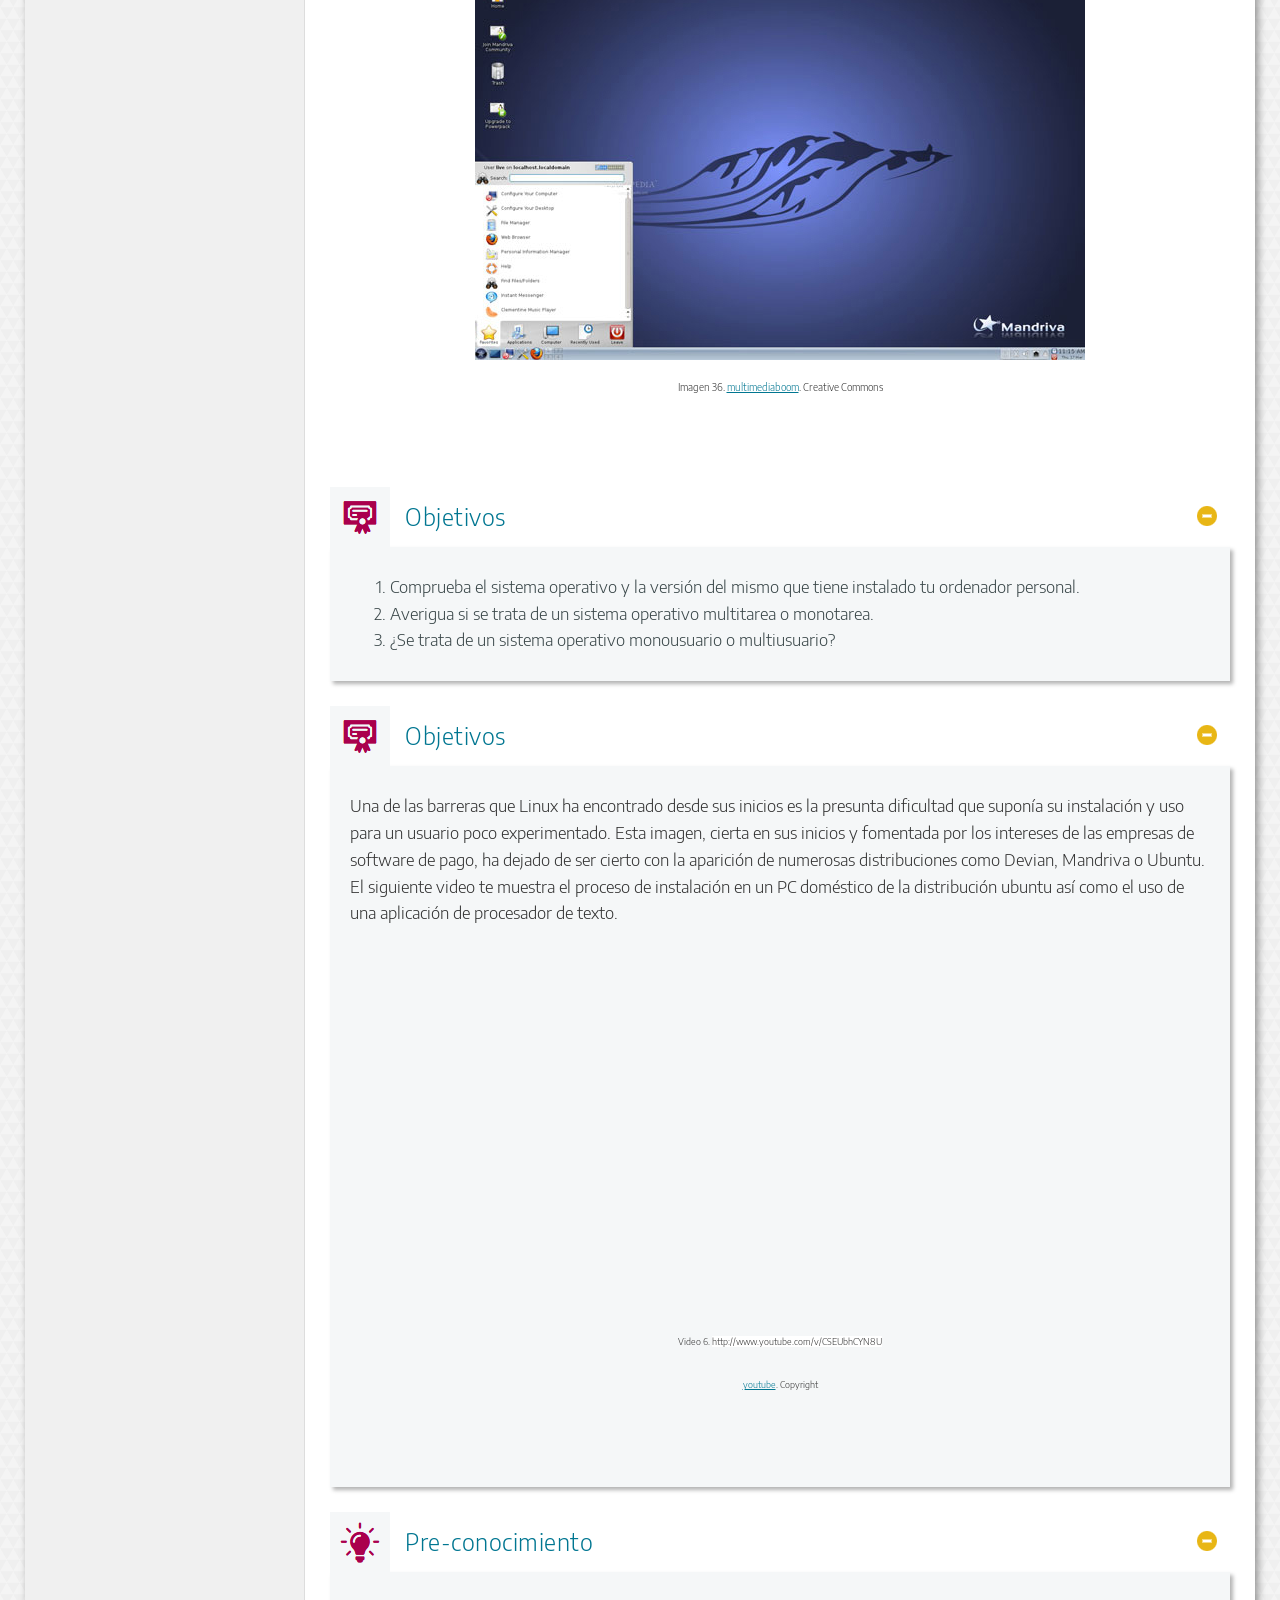
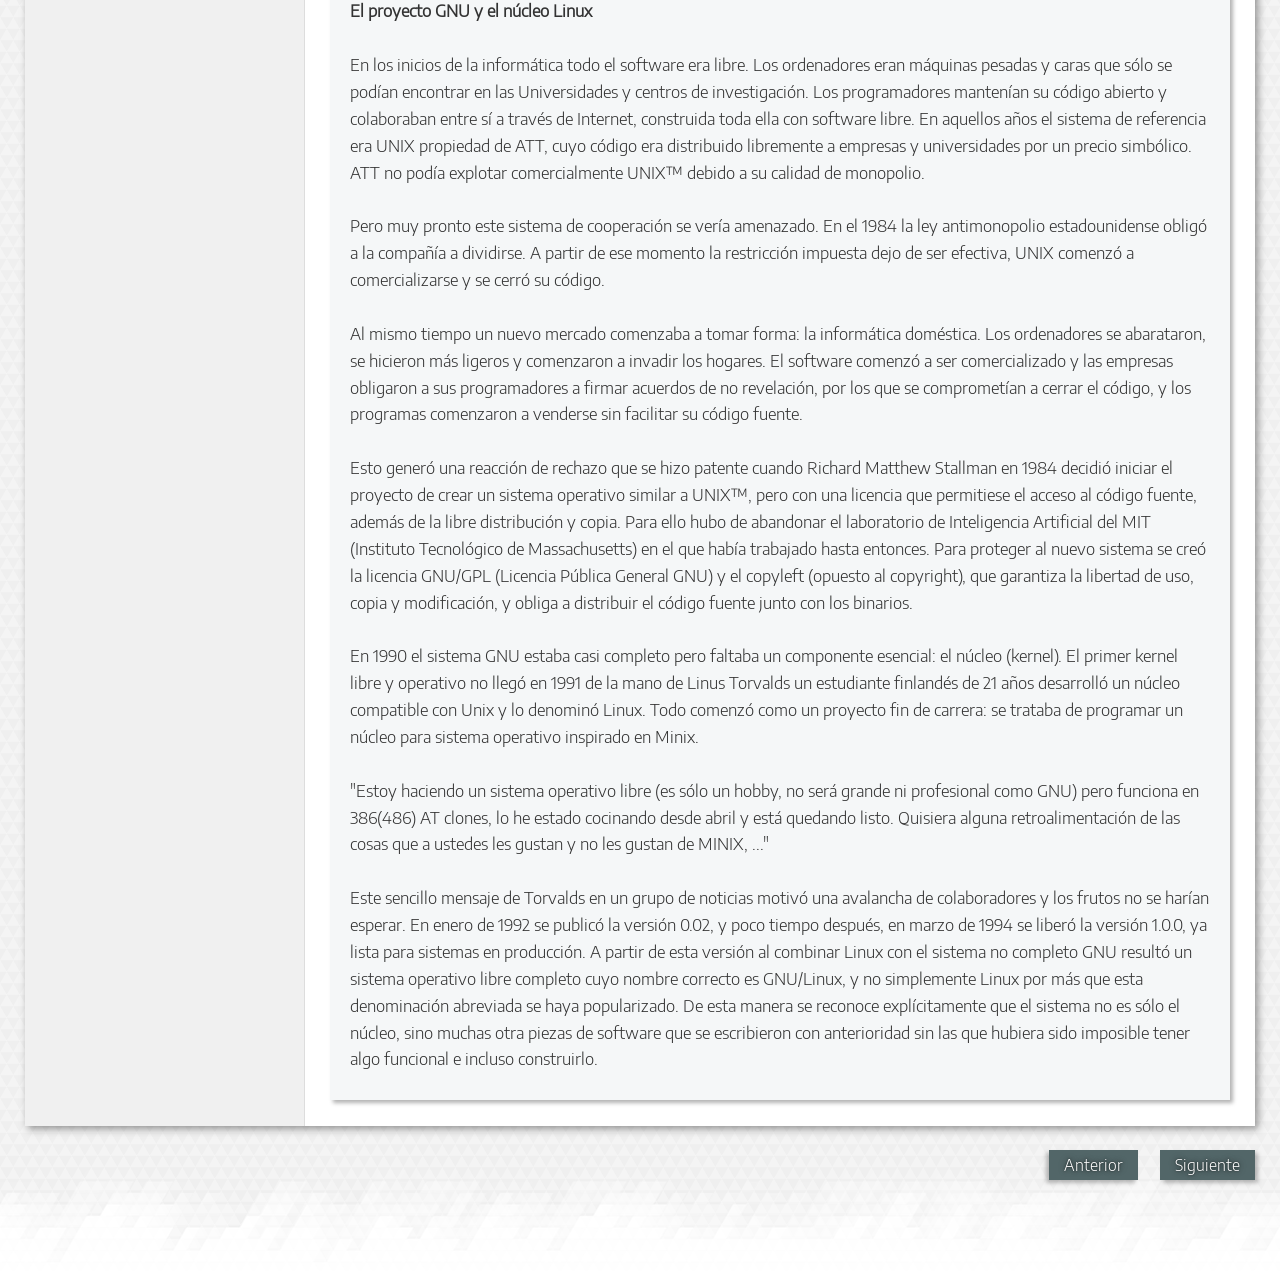
<file: 42_sistema_operativo.html>
<!doctype html>
<html lang="es">
<head>
<link rel="stylesheet" type="text/css" href="base.css" />
<link rel="stylesheet" type="text/css" href="content.css" />
<link rel="stylesheet" type="text/css" href="nav.css" />
<meta http-equiv="content-type" content="text/html;  charset=utf-8" />
<title>4.2. Sistema operativo | El Ordenador </title>
<link rel="shortcut icon" href="favicon.ico" type="image/x-icon" />
<meta name="author" content="Educación Permanente, Junta de Andalucía." />
<meta name="generator" content="eXeLearning 2.5 - exelearning.net" />
<!--[if lt IE 9]><script type="text/javascript" src="exe_html5.js"></script><![endif]-->
<script type="text/javascript" src="exe_jquery.js"></script>
<script type="text/javascript" src="common_i18n.js"></script>
<script type="text/javascript" src="common.js"></script>
<meta name="viewport" content="width=device-width, initial-scale=1" />
</head>
<body class="exe-web-site" id="exe-node-10"><script type="text/javascript">document.body.className+=" js"</script>
<div id="content">
<p id="skipNav"><a href="#main" class="sr-av">Saltar la navegación</a></p>
<header id="header" ><div id="headerContent">El Ordenador</div></header>
<nav id="siteNav">
<ul>
   <li><a href="index.html" class="daddy main-node">Análisis de máquinas reales: El ordenador</a></li>
   <li><a href="1_dispositivos_digitales.html" class="daddy">1. Dispositivos digitales</a>
   <ul class="other-section">
      <li><a href="11_analgico_vs_digital.html" class="no-ch">1.1. Analógico vs. digital</a></li>
   </ul>
   </li>
   <li><a href="2_esquema_bsico_de_un_ordenador.html" class="daddy">2. Esquema básico de un ordenador</a>
   <ul class="other-section">
      <li><a href="unidad_central_de_memoria.html" class="no-ch">Unidad central de memoria</a></li>
      <li><a href="unidad_de_control_y_unidad_aritmtico_lgica.html" class="no-ch">Unidad de control y unidad aritmético lógica</a></li>
   </ul>
   </li>
   <li><a href="3_hardware_unidad_principal_del_sistema.html" class="daddy">3. Hardware: Unidad principal del sistema</a>
   <ul class="other-section">
      <li><a href="31_hardware_perifricos.html" class="no-ch">3.1. Hardware: Periféricos</a></li>
   </ul>
   </li>
   <li class="current-page-parent"><a href="4_software.html" class="current-page-parent daddy">4. Software</a>
   <ul>
      <li><a href="41_bios.html" class="no-ch">4.1. BIOS</a></li>
      <li id="active"><a href="42_sistema_operativo.html" class="active no-ch">4.2. Sistema operativo</a></li>
      <li><a href="43_programas_aplicaciones_y_utilidades.html" class="no-ch">4.3. Programas, aplicaciones y utilidades</a></li>
      <li><a href="44_drivers.html" class="no-ch">4.4. Drivers</a></li>
   </ul>
   </li>
</ul>
</nav>
<div id='topPagination'>
<nav class="pagination noprt">
<a href="41_bios.html" class="prev"><span><span>&laquo; </span>Anterior</span></a> <span class="sep">| </span><a href="43_programas_aplicaciones_y_utilidades.html" class="next"><span>Siguiente<span> &raquo;</span></span></a>
</nav>
</div>
<div id="main-wrapper">
<section id="main">
<header id="nodeDecoration"><h1 id="nodeTitle">4.2. Sistema operativo</h1></header>
<article class="iDevice_wrapper activityIdevice em_iDevice" id="id45">
<div class="iDevice emphasis1" >
<header class="iDevice_header"><h1 class="iDeviceTitle">Actividad</h1></header>
<div class="iDevice_inner">
<div class="iDevice_content_wrapper">
<div id="ta45_24_2" class="block iDevice_content">

<p>
<b>Sistema operativo</b>
</p>
<p>
Programa o conjunto de programas que efectúan la gestión de los procesos básicos de un sistema informático, permitiendo y posibilitando la normal ejecución del resto de las aplicaciones.
</p>

</div>
</div>
</div>
</div>
</article>
<article class="iDevice_wrapper FreeTextIdevice" id="id46">
<div class="iDevice emphasis0">
<div id="ta46_1" class="block iDevice_content">
<p>
 Los primeros ordenadores carecían de sistema
operativo como tal. Esto por un lado obligaba a costosos procesos de
introducción de los
programas y por otro soponía una limitación en el manejo a la mayoría
de los potenciales usuarios por carecer de los conocimientos necesarios.
</p>
<p>
Estas aplicaciones surgieron pues como consecuencia de la necesidad de
facilitar el trabajo con las computadoras y constituyeron el primer paso hacia
su popularización. 
</p>
<p>

</p>
<table align="right" border="0">
	<tbody>
		<tr>
			<td> <img src="old-computer.jpg" title="Los primeros computadores carecían de sistema operativo" height="264" width="400" /></td>
		</tr>
		<tr align="center">
			<td> <font size="1">Imagen 32. <a href="http://www.coconutslaying.com/?paged=2" target="_blank">cocunstaying</a>. Copyright<br />
			</font></td>
		</tr>
	</tbody>
</table>
<p>
Las funciones más importantes que ha de permitir realizar cualquier sistema operativo son: 
</p>
<ul>
	<li>Comunicar al usuario con el ordenador.</li>
	<li>Controlar y coordinar el funcionamiento del hardware. </li>
	<li>Organizar la información contenida en las distintas unidades de almacenamiento.</li>
	<li>Controlar el funcionamiento de los diferentes programas y aplicaciones. </li>
</ul>
<p>
Los distintos sistemas operativos se clasifican atendiendo a diferentes criterios.  Las dos clasificaciones más importantes son:
</p>
<ul>
	<li>En función del número de tareas simultáneas que son capaces de gestionar: </li>
</ul>
<ol>
	<li>Sistema Operativo Monotarea: Son los más antiguos. Solo pueden
	manejar un proceso en cada momento, es decir, ejecutan las funciones de
	una en una. En la actualidad prácticamente han desaparecido del
	mercado.</li>
	<li>Sistema Operativo Multitarea: Permiten a un ordenador realizar
	varias funciones a la vez. Existen varios tipos de multitareas. En la
	conmutación de contextos dos o más aplicaciones se cargan al mismo
	tiempo, pero sólo se está procesando la aplicación que se encuentra en
	primer plano (la que ve el usuario). En la multitarea cooperativa, la
	que se utiliza en el sistema operativo Macintosh, las tareas en segundo
	plano reciben tiempo de procesado durante los tiempos muertos de la
	tarea que se encuentra en primer plano (por ejemplo, cuando esta
	aplicación esta esperando información del usuario), y siempre que esta
	aplicación lo permita. En los sistemas multitarea de tiempo compartido,
	como OS/2, cada tarea recibe la atención del microprocesador durante
	una fracción de segundo. </li>
</ol>
<ul>
	<li>En función del número de usuarios que son capaces de utilizar el sistema simultáneamente:</li>
</ul>
<ol>
	<li>Sistema Operativo Monousuario: Aquellos sólo pueden atender a un único usuario. </li>
	<li>Sistema Operativo Multiusuario: Dumplen
	simultáneamente las necesidades de dos o más usuarios, que comparten
	los mismos recursos. Este tipo de sistemas se emplean especialmente en
	redes. </li>
</ol>

</div>
</div>
</article>
<article class="iDevice_wrapper FreeTextIdevice" id="id47">
<div class="iDevice emphasis0">
<div id="ta47_1" class="block iDevice_content">

<p>
Principales sistemas operativos
</p>
<ul>
	<li>
	<table align="right" border="0">
		<tbody>
			<tr>
				<td> <img src="windows_logo.jpg" title="Logo sistema operativo Windows 7 de la empresa Microsoft" height="149" width="180" /></td>
			</tr>
			<tr align="center">
				<td> <font size="1">Imagen 32. <a href="http://www.microsoft.com/windows/" target="_blank">microsoft</a>. Copyright</font></td>
			</tr>
		</tbody>
	</table>
	<u><b>Windows</b></u></li>
</ul>
<p>
Sistema operativo de la empresa Microsoft.  Es el más utilizado en la actualidad por los usuarios
de ordenadores personales a nivel mundial. Consiste en un entorno multitarea dotado de
una interfaz gráfica de usuario basada en menús desplegables, ventanas
en pantalla y un dispositivo señalador controlado por el ratón. 
</p>
<p>
La primera versión de este sistema se publicó en noviembre de 1985, sin embargo su popularidad no llegá hasta 1990 cuando la versión 3.0 consiguió vender dos millones de copias en sus seis primeros meses de vida. Posteriores versiones del Windows 3.1, 3.11, 95, 98 y XP se han ido sucediendo en el tiempo, consolidando la posición dominante de esta empresa dentro del mundo del mercado de software propietario (código cerrado y pago por la licencia de uso).  
</p>
<p>
Es llamativo el escaso éxito de la versión Vista, destinada a reemplazar a la versión XP, entre otros problemas, la cantidad de recursos que este sistema operativo exigía a la máquina hicieron que su vida comercial fuera muy corta y que fuera reemplazado por la versión Windows 7, basada en la anterior pero solventado la mayor parte de sus problemas.  Junto estas versiones Microsoft ha ido publicando versiones destinadas a trabajar con <a href="http://www.juntadeandalucia.es/averroes/educacion_permanente/glosario/index.php/Servidor" target="_blank">servidores</a> de red y bases de datos, siendo la última versión disponible la Windows Server 2008.<br />
</p>
<ul>
	<li>
	<table align="left" border="0">
		<tbody>
			<tr>
				<td> <img src="40years.jpg" title="Logo sistema operativo UNIX" height="113" width="416" /></td>
			</tr>
			<tr align="center">
				<td><font size="1">Imagen 33. <a href="http://www.unix.org/" target="_blank">unix</a>. Copyright</font> <br />
				</td>
			</tr>
		</tbody>
	</table>
	<u><b>UNIX</b></u></li>
</ul>
<p>
Sistema operativo multiusuario y multitarea especialmente
indicado para redes en las que trabajan varias personas con los mismos
datos. Esta escrito en lenguaje C lo que le proporciona fiabilidad y
robustez, características muy adecuadas para los grandes servidores de
información. Desde su aparición en 1969, otros sistemas operativos han
ido adoptando características de UNIX a su propio desarrollo.
</p>
<p>
&nbsp;
</p>
<ul>
	<li><u><b>GNU/LINUX</b></u></li>
</ul>
<table align="right" border="0">
	<tbody>
		<tr>
			<td> <img src="300px-Ubuntu_logo_svg_.jpg" title="Logo Sistema operativo Ubutnu de Canonical, una de las distribuciones más populares de GNU/Linux" height="70" width="300" /></td>
		</tr>
		<tr align="center">
			<td> <font size="1">Imagen 34. <a href="http://www.ubuntu.com" target="_blank">ubuntu</a>. Creative Commons</font></td>
		</tr>
	</tbody>
</table>
<p>
Es un sistema operativo, <a href="http://www.juntadeandalucia.es/averroes/educacion_permanente/glosario/index.php/Compatible" target="_blank">compatible</a> Unix. GNU/LINUX, a diferencia del resto de sistema operativos más populares, es un sistema libre.  Esto queire decir dos cosas, la
primera es que se trata de un sistema gratuito.  No tenemos que pagar
ningún tipo de licencia a ninguna casa desarrolladora por
el uso del mismo. La segunda, es que el sistema está elaborado con código abierto, cualquier persona puede acceder al código el sistema y modificarlo en función de sus necesidades. 
</p>
<p>
El sistema está formado por un núcleo (kernel) más
un gran número de programas/librerías que hacen posible su utilización (proyecto GNU).  Tomando como base el Kernel de Linux y las aplicaciones GNU se han desarrollado innumerables <a href="http://www.juntadeandalucia.es/averroes/educacion_permanente/glosario/index.php/Distribuci%C3%B3n" target="_blank">distribuciones</a> de Linux: Mandrake, Debian, Red Hat,
Suse, Ubuntu, Mandriva... Cada una tiene sus características propias aunque todas
comparten un núcleo de funcionamiento común. 
</p>
<ul>
	<li>
	<table align="left" border="0">
		<tbody>
			<tr>
				<td> <img src="MacOS_logo.jpg" title="Logo sistema operativo MAC OS X de la empresa Apple para los ordenadores Macintosh" height="192" width="222" /></td>
			</tr>
			<tr align="center">
				<td><font size="1">Imagen 35. <a href="http://www.apple.com/macosx/" target="_blank">apple</a>. Copyright</font> <br />
				</td>
			</tr>
		</tbody>
	</table>
	<u><b>
	MAC OS X</b></u></li>
</ul>
<p>
Es el sistema operativo desarrollado, a partir de UNIX, por la empresa Apple para
los equipos Macintosh. Existen dos versiones, la destinada a los
equipos de sobremesa y el dirigido a los servidores, el denominado Mac
Os X Server. 
</p>
<p>
Este sistema operativo fue el pionero en la interfaz
gráfica a base de ventanas que, posteriormente, imitarían otros
sistemas como Windows o Linux. Destaca por su robustez, la fiabilidad
y, sobre todo, la facilidad de uso, aunque está limitado a los
ordenadores Apple y su alto precio.<br />
</p>
<p>
<br />
<br />
Pese a la gran cantidad de sistemas operativos disponibles, lainterfaz o presentación gráfica de los principales sistemas
operativos dirigidos al usuario doméstico son muy similares entre sí.
Todos ellos se basan en un escritorio (personalizable mediante colores, diseños y
temas) sobre el que se disponen una barra de tareas y una serie de
iconos. Tanto desde la barra de tareas como desde los iconos, se accede
a los distintos programas y aplicaciones que se muestran mediante
ventanas de tamaño y disposición variable.  Al ser sistemas operativos multitarea, en la barra de tareas se
muestran botones con las aplicaciones abiertas en cada momento. El paso
de una a otra se realiza mediante un simple clic en el botón
correspondiente.
</p>
<p>
&nbsp;
</p>
<table align="center" border="0">
	<tbody>
		<tr>
			<td> <img src="untitled.jpg" title="Interfaz de la distribución Linux Mandriva" height="381" width="610" /></td>
		</tr>
		<tr align="center">
			<td> <font size="1">Imagen 36. <a href="http://www.multimediaboom.com/mandriva-linux-2011-beta-1-screenshots-features-and-overview/" target="_blank">multimediaboom</a>. Creative Commons<br />
			</font></td>
		</tr>
	</tbody>
</table>
<p>
&nbsp;
</p>

</div>
</div>
</article>
<article class="iDevice_wrapper objectivesIdevice em_iDevice" id="id92">
<div class="iDevice emphasis1" >
<header class="iDevice_header"><h1 class="iDeviceTitle">Objetivos</h1></header>
<div class="iDevice_inner">
<div class="iDevice_content_wrapper">
<div id="ta92_33_2" class="block iDevice_content">
<ol>
	<li>Comprueba el sistema operativo y la versión del mismo que tiene instalado tu ordenador personal.</li>
	<li>Averigua si se trata de un sistema operativo multitarea o monotarea. </li>
	<li>¿Se trata de un sistema operativo monousuario o multiusuario?</li>
</ol>

</div>
</div>
</div>
</div>
</article>
<article class="iDevice_wrapper objectivesIdevice em_iDevice" id="id79">
<div class="iDevice emphasis1" >
<header class="iDevice_header"><h1 class="iDeviceTitle">Objetivos</h1></header>
<div class="iDevice_inner">
<div class="iDevice_content_wrapper">
<div id="ta79_30_2" class="block iDevice_content">
<p>Una de las barreras que Linux ha encontrado desde sus inicios es la presunta dificultad que suponía su instalación y uso para un usuario poco experimentado. Esta imagen, cierta en sus inicios y fomentada por los intereses de las empresas de software de pago, ha dejado de ser cierto con la aparición de numerosas distribuciones como Devian, Mandriva o Ubuntu. El siguiente video te muestra el proceso de instalación en un PC doméstico de la distribución ubuntu así como el uso de una aplicación de procesador de texto.</p>
<table align="center" border="0">
<tbody>
<tr>
<td><iframe width="425" height="350" allowfullscreen="allowfullscreen" src="https://www.youtube.com/embed/CSEUbhCYN8U"></iframe></td>
</tr>
<tr align="center">
<td>
<p><span style="font-size: xx-small;">Video 6. <span style="background-color: #ffffff;">http://www.youtube.com/v/CSEUbhCYN8U</span></span></p>
<p><span style="font-size: xx-small;"><a href="http://www.youtube.com/watch?v=CSEUbhCYN8U&amp;feature=related" target="_blank" rel="noopener">youtube</a>. Copyright</span></p>
</td>
</tr>
</tbody>
</table>
<p> </p>
</div>
</div>
</div>
</div>
</article>
<article class="iDevice_wrapper preknowledgeIdevice em_iDevice" id="id93">
<div class="iDevice emphasis1" >
<header class="iDevice_header"><h1 class="iDeviceTitle">Pre-conocimiento</h1></header>
<div class="iDevice_inner">
<div class="iDevice_content_wrapper">
<div id="ta93_34_2" class="block iDevice_content">
<p><b>El proyecto GNU y el núcleo Linux</b><br /><br />En los inicios de la informática todo el software era libre. Los ordenadores eran máquinas pesadas y caras que sólo se podían encontrar en las Universidades y centros de investigación. Los programadores mantenían su código abierto y colaboraban entre sí a través de Internet, construida toda ella con software libre. En aquellos años el sistema de referencia era UNIX propiedad de ATT, cuyo código era distribuido libremente a empresas y universidades por un precio simbólico. ATT no podía explotar comercialmente UNIX™ debido a su calidad de monopolio.<br /><br />Pero muy pronto este sistema de cooperación se vería amenazado. En el 1984 la ley antimonopolio estadounidense obligó a la compañía a dividirse. A partir de ese momento la restricción impuesta dejo de ser efectiva, UNIX comenzó a comercializarse y se cerró su código.<br /><br />Al mismo tiempo un nuevo mercado comenzaba a tomar forma: la informática doméstica. Los ordenadores se abarataron, se hicieron más ligeros y comenzaron a invadir los hogares. El software comenzó a ser comercializado y las empresas obligaron a sus programadores a firmar acuerdos de no revelación, por los que se comprometían a cerrar el código, y los programas comenzaron a venderse sin facilitar su código fuente.<br /><br />Esto generó una reacción de rechazo que se hizo patente cuando Richard Matthew Stallman en 1984 decidió iniciar el proyecto de crear un sistema operativo similar a UNIX™, pero con una licencia que permitiese el acceso al código fuente, además de la libre distribución y copia. Para ello hubo de abandonar el laboratorio de Inteligencia Artificial del MIT (Instituto Tecnológico de Massachusetts) en el que había trabajado hasta entonces. Para proteger al nuevo sistema se creó la licencia GNU/GPL (Licencia Pública General GNU) y el copyleft (opuesto al copyright), que garantiza la libertad de uso, copia y modificación, y obliga a distribuir el código fuente junto con los binarios.<br /><br />En 1990 el sistema GNU estaba casi completo pero faltaba un componente esencial: el núcleo (kernel). El primer kernel libre y operativo no llegó en 1991 de la mano de Linus Torvalds un estudiante finlandés de 21 años desarrolló un núcleo compatible con Unix y lo denominó Linux. Todo comenzó como un proyecto fin de carrera: se trataba de programar un núcleo para sistema operativo inspirado en Minix.<br /><br />"Estoy haciendo un sistema operativo libre (es sólo un hobby, no será grande ni profesional como GNU) pero funciona en 386(486) AT clones, lo he estado cocinando desde abril y está quedando listo. Quisiera alguna retroalimentación de las cosas que a ustedes les gustan y no les gustan de MINIX, ..."<br /><br />Este sencillo mensaje de Torvalds en un grupo de noticias motivó una avalancha de colaboradores y los frutos no se harían esperar. En enero de 1992 se publicó la versión 0.02, y poco tiempo después, en marzo de 1994 se liberó la versión 1.0.0, ya lista para sistemas en producción. A partir de esta versión al combinar Linux con el sistema no completo GNU resultó un sistema operativo libre completo cuyo nombre correcto es GNU/Linux, y no simplemente Linux por más que esta denominación abreviada se haya popularizado. De esta manera se reconoce explícitamente que el sistema no es sólo el núcleo, sino muchas otra piezas de software que se escribieron con anterioridad sin las que hubiera sido imposible tener algo funcional e incluso construirlo.</p>
</div>
</div>
</div>
</div>
</article>
</section>
</div>
<div id='bottomPagination'>
<nav class="pagination noprt">
<a href="41_bios.html" class="prev"><span><span>&laquo; </span>Anterior</span></a> <span class="sep">| </span><a href="43_programas_aplicaciones_y_utilidades.html" class="next"><span>Siguiente<span> &raquo;</span></span></a>
</nav>
</div>
</div>
<script type="text/javascript" src="_intef_js.js"></script></body></html>
</file>
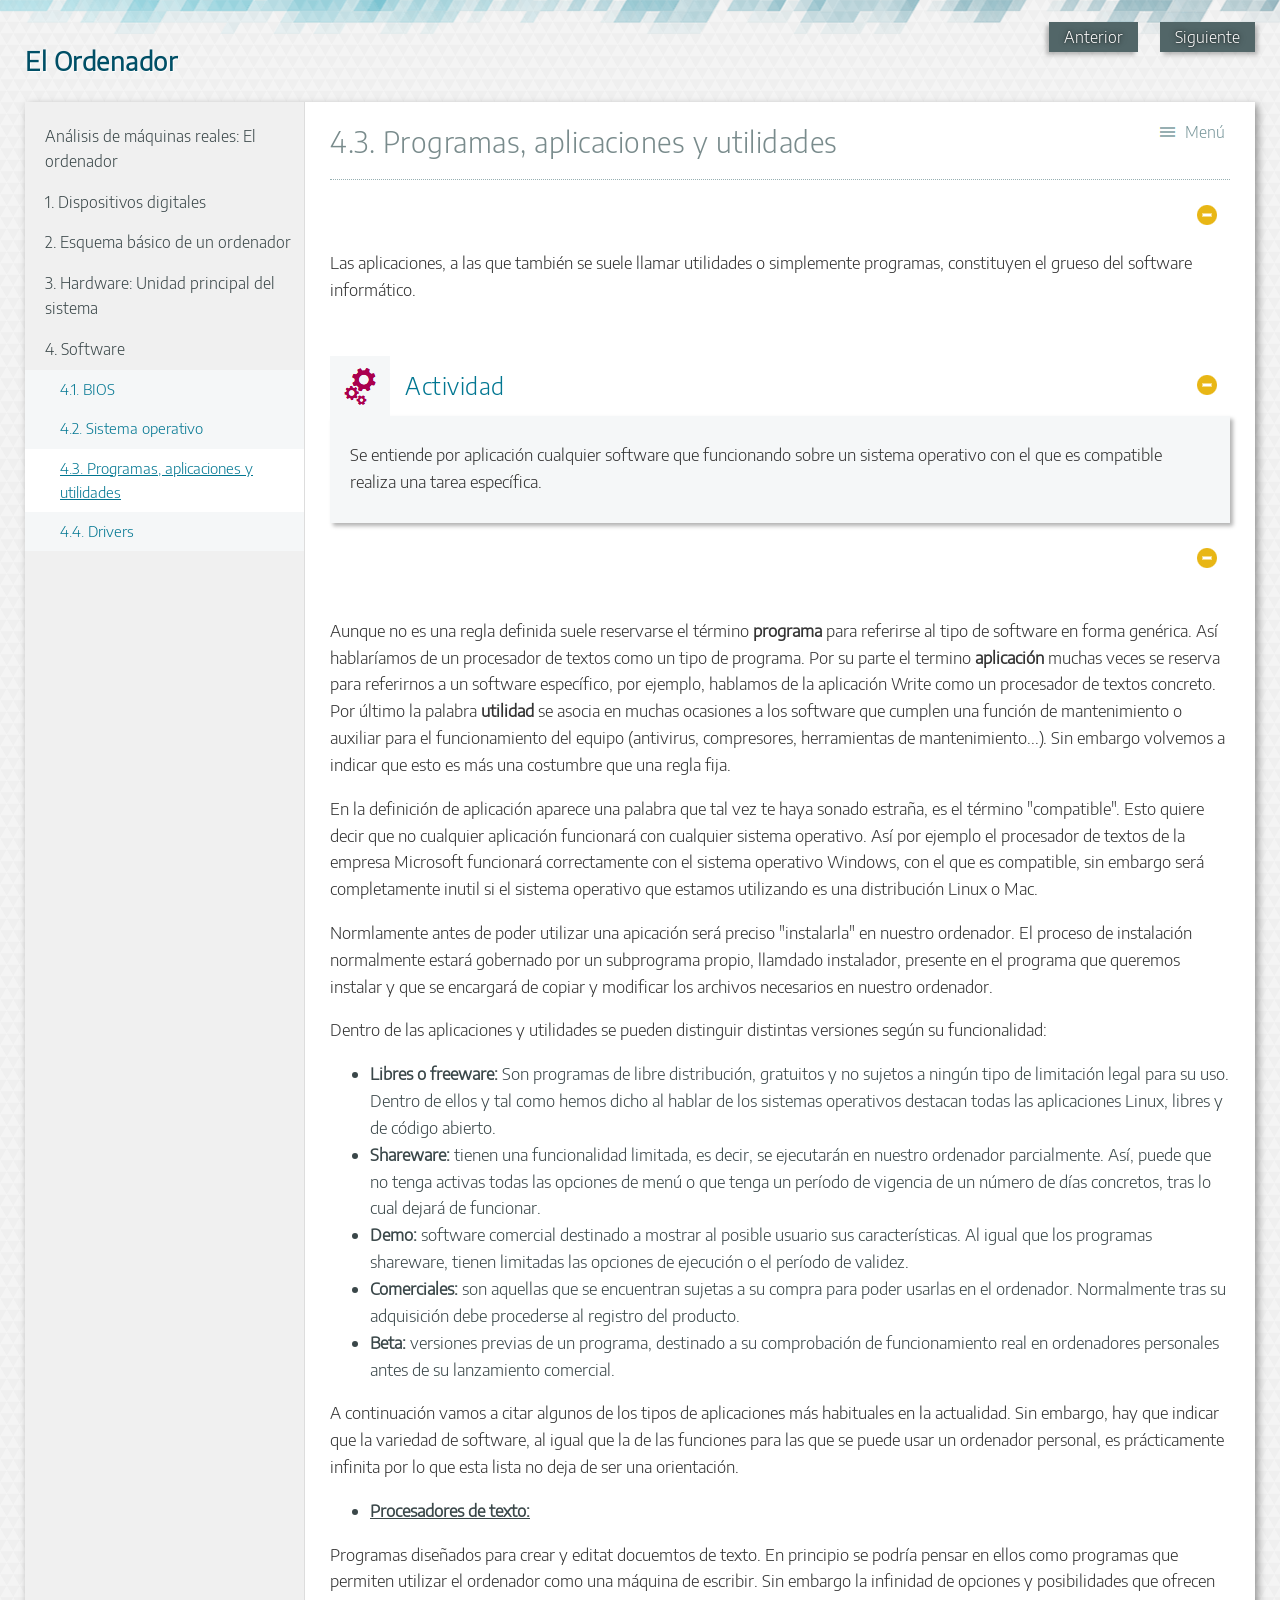
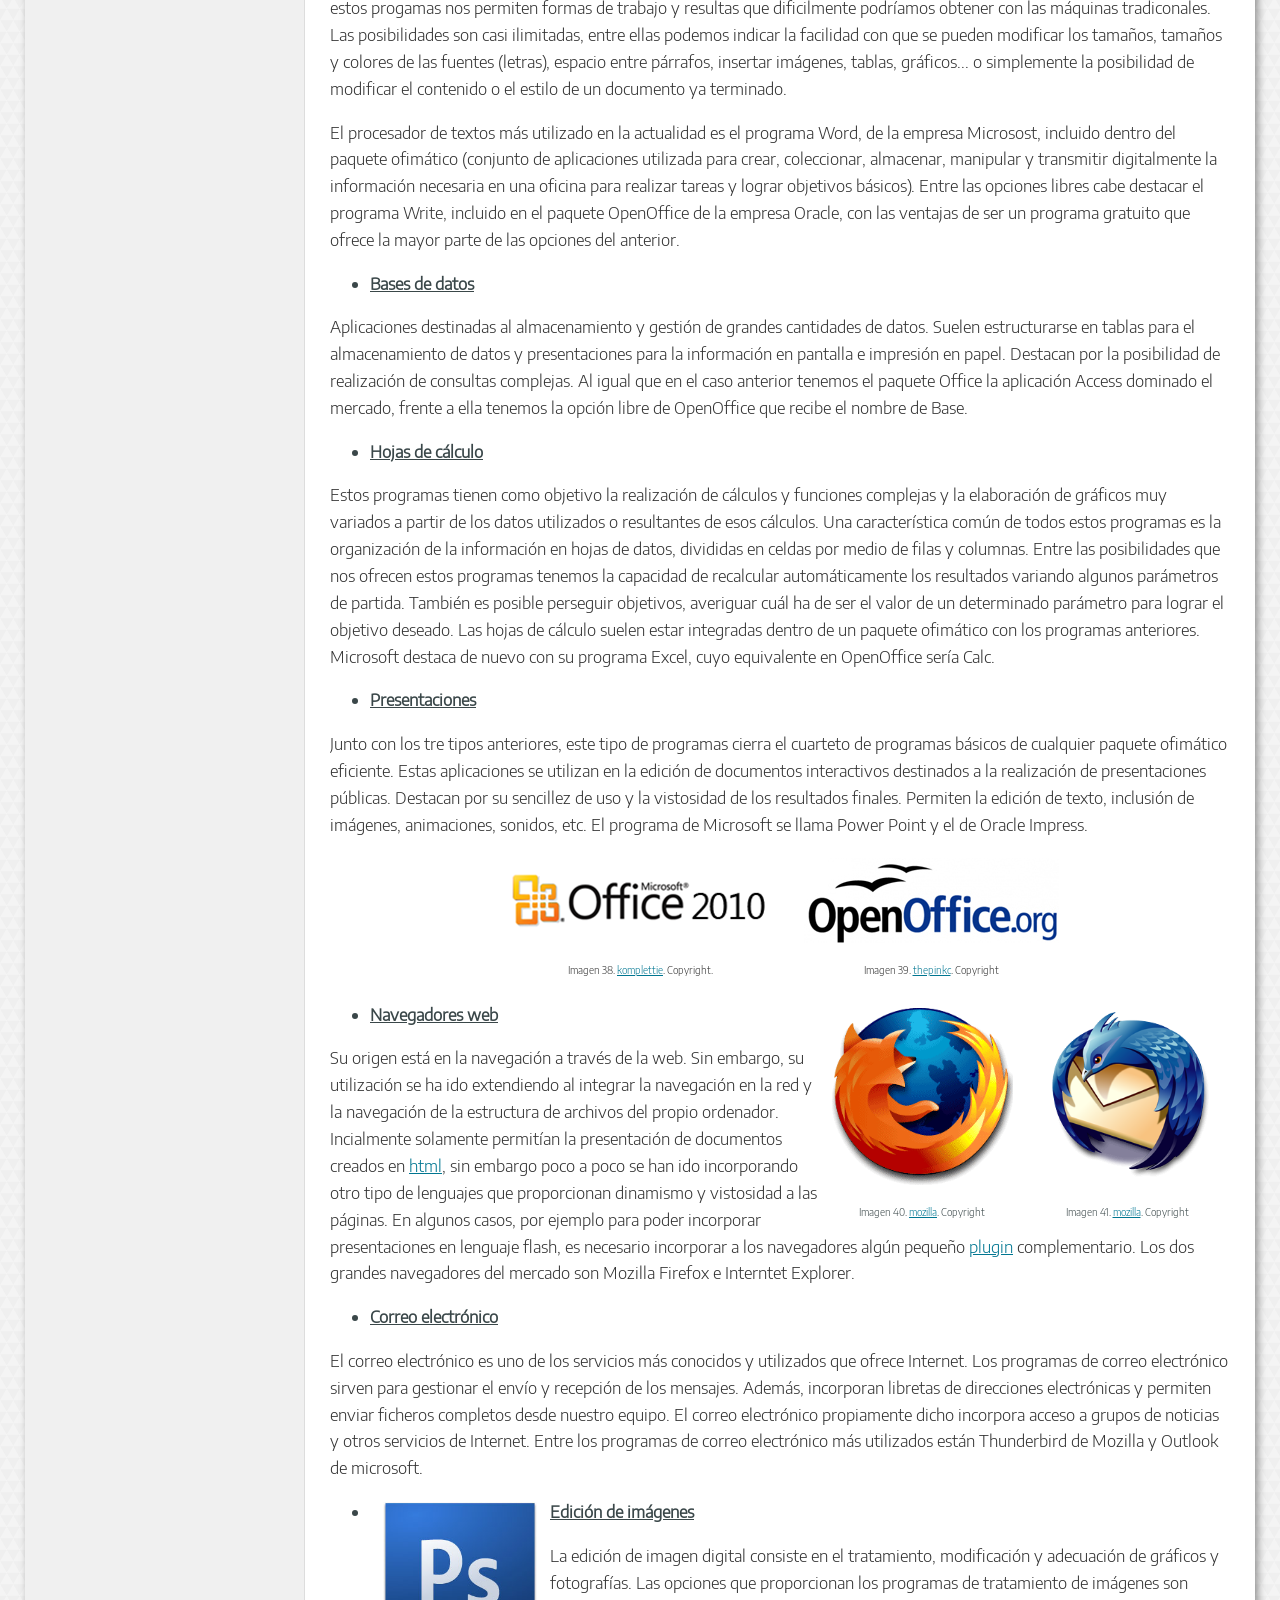
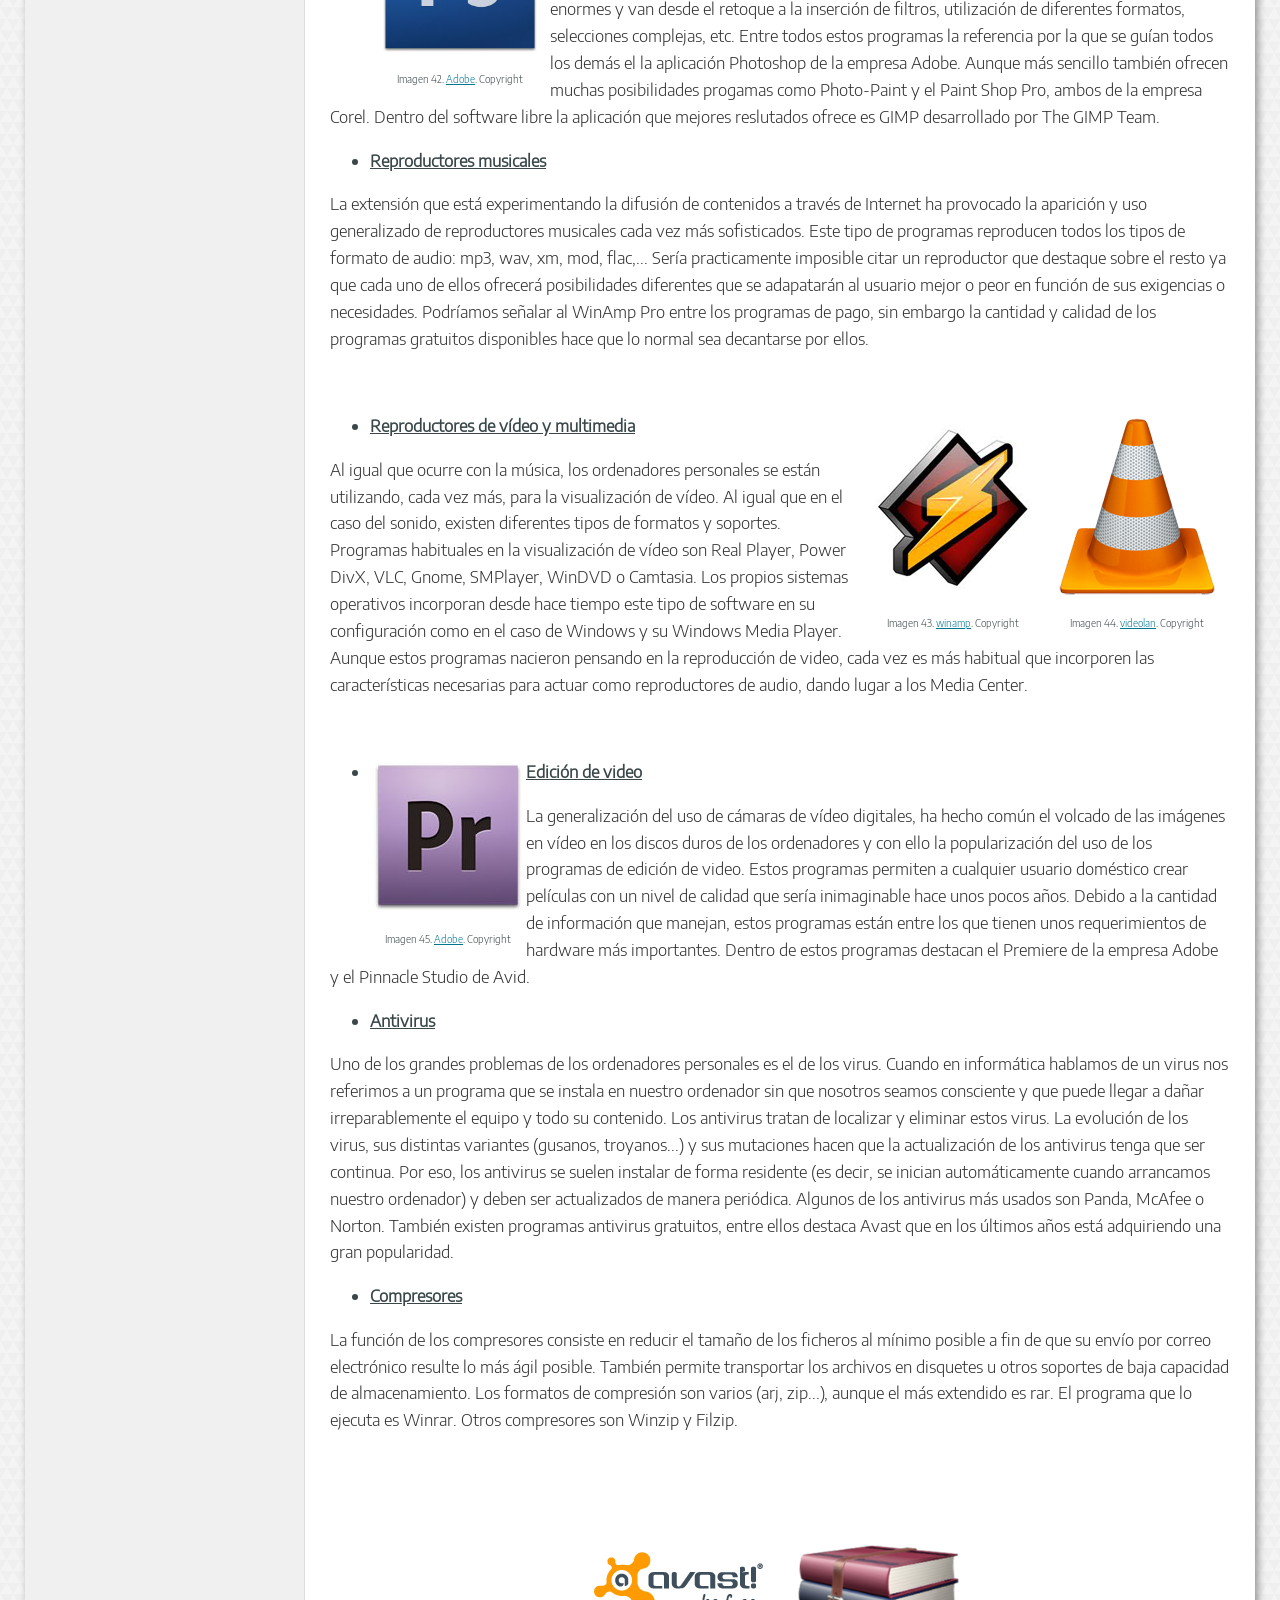
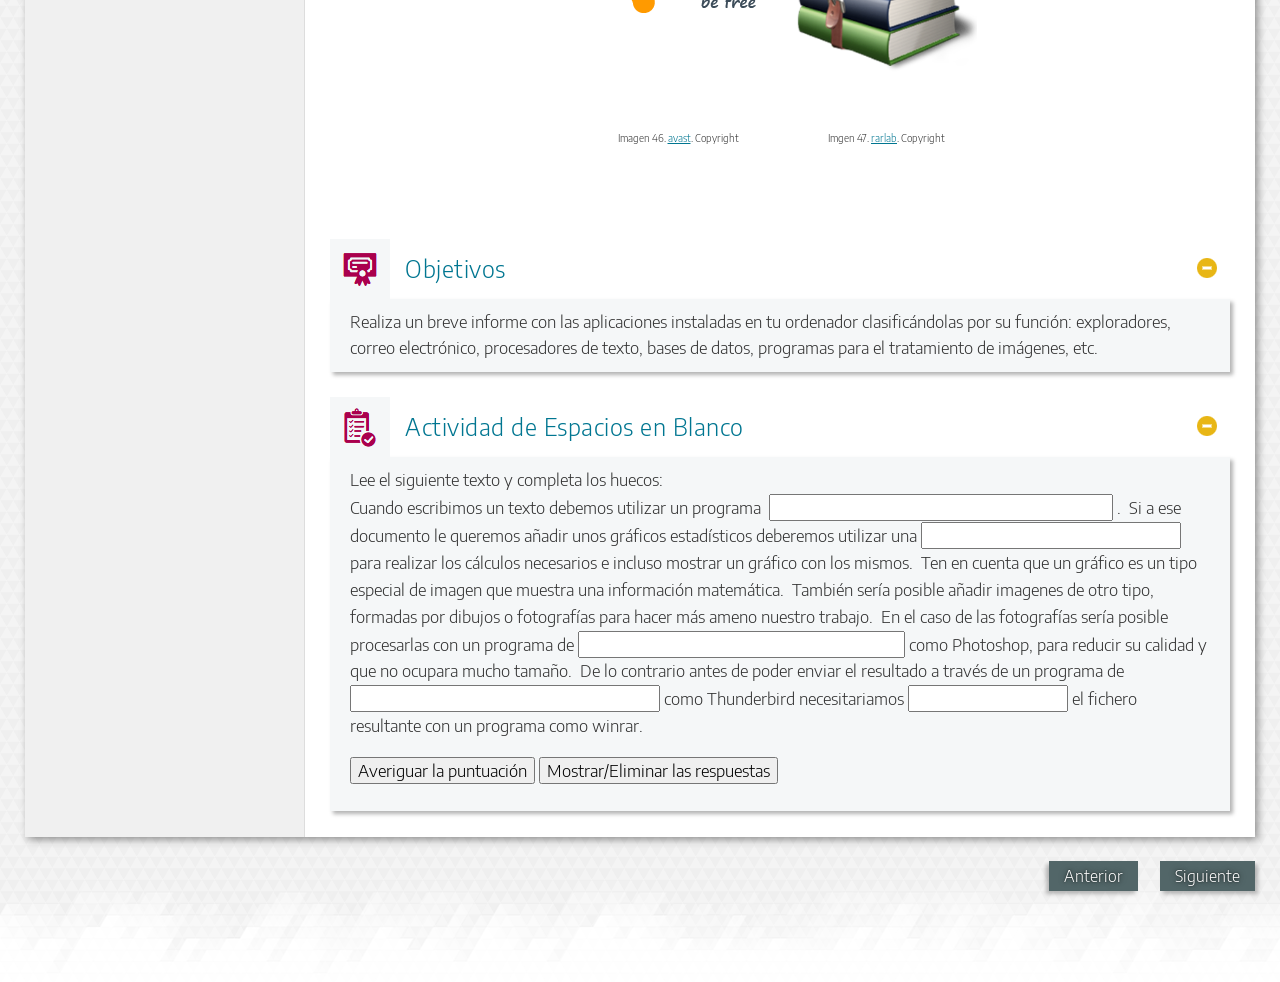
<file: 43_programas_aplicaciones_y_utilidades.html>
<!doctype html>
<html lang="es">
<head>
<link rel="stylesheet" type="text/css" href="base.css" />
<link rel="stylesheet" type="text/css" href="content.css" />
<link rel="stylesheet" type="text/css" href="nav.css" />
<meta http-equiv="content-type" content="text/html;  charset=utf-8" />
<title>4.3. Programas, aplicaciones y utilidades | El Ordenador </title>
<link rel="shortcut icon" href="favicon.ico" type="image/x-icon" />
<meta name="author" content="Educación Permanente, Junta de Andalucía." />
<meta name="generator" content="eXeLearning 2.5 - exelearning.net" />
<!--[if lt IE 9]><script type="text/javascript" src="exe_html5.js"></script><![endif]-->
<script type="text/javascript" src="exe_jquery.js"></script>
<script type="text/javascript" src="common_i18n.js"></script>
<script type="text/javascript" src="common.js"></script>
<meta name="viewport" content="width=device-width, initial-scale=1" />
</head>
<body class="exe-web-site" id="exe-node-11"><script type="text/javascript">document.body.className+=" js"</script>
<div id="content">
<p id="skipNav"><a href="#main" class="sr-av">Saltar la navegación</a></p>
<header id="header" ><div id="headerContent">El Ordenador</div></header>
<nav id="siteNav">
<ul>
   <li><a href="index.html" class="daddy main-node">Análisis de máquinas reales: El ordenador</a></li>
   <li><a href="1_dispositivos_digitales.html" class="daddy">1. Dispositivos digitales</a>
   <ul class="other-section">
      <li><a href="11_analgico_vs_digital.html" class="no-ch">1.1. Analógico vs. digital</a></li>
   </ul>
   </li>
   <li><a href="2_esquema_bsico_de_un_ordenador.html" class="daddy">2. Esquema básico de un ordenador</a>
   <ul class="other-section">
      <li><a href="unidad_central_de_memoria.html" class="no-ch">Unidad central de memoria</a></li>
      <li><a href="unidad_de_control_y_unidad_aritmtico_lgica.html" class="no-ch">Unidad de control y unidad aritmético lógica</a></li>
   </ul>
   </li>
   <li><a href="3_hardware_unidad_principal_del_sistema.html" class="daddy">3. Hardware: Unidad principal del sistema</a>
   <ul class="other-section">
      <li><a href="31_hardware_perifricos.html" class="no-ch">3.1. Hardware: Periféricos</a></li>
   </ul>
   </li>
   <li class="current-page-parent"><a href="4_software.html" class="current-page-parent daddy">4. Software</a>
   <ul>
      <li><a href="41_bios.html" class="no-ch">4.1. BIOS</a></li>
      <li><a href="42_sistema_operativo.html" class="no-ch">4.2. Sistema operativo</a></li>
      <li id="active"><a href="43_programas_aplicaciones_y_utilidades.html" class="active no-ch">4.3. Programas, aplicaciones y utilidades</a></li>
      <li><a href="44_drivers.html" class="no-ch">4.4. Drivers</a></li>
   </ul>
   </li>
</ul>
</nav>
<div id='topPagination'>
<nav class="pagination noprt">
<a href="42_sistema_operativo.html" class="prev"><span><span>&laquo; </span>Anterior</span></a> <span class="sep">| </span><a href="44_drivers.html" class="next"><span>Siguiente<span> &raquo;</span></span></a>
</nav>
</div>
<div id="main-wrapper">
<section id="main">
<header id="nodeDecoration"><h1 id="nodeTitle">4.3. Programas, aplicaciones y utilidades</h1></header>
<article class="iDevice_wrapper FreeTextIdevice" id="id51">
<div class="iDevice emphasis0">
<div id="ta51_1" class="block iDevice_content">
Las aplicaciones, a las que también se suele llamar utilidades o simplemente programas, constituyen el grueso del software informático.<br />
<br />

</div>
</div>
</article>
<article class="iDevice_wrapper activityIdevice em_iDevice" id="id52">
<div class="iDevice emphasis1" >
<header class="iDevice_header"><h1 class="iDeviceTitle">Actividad</h1></header>
<div class="iDevice_inner">
<div class="iDevice_content_wrapper">
<div id="ta52_22_2" class="block iDevice_content">
<p>
Se entiende por aplicación cualquier software que funcionando sobre un sistema operativo con el que es compatible realiza una tarea específica. 
</p>

</div>
</div>
</div>
</div>
</article>
<article class="iDevice_wrapper FreeTextIdevice" id="id53">
<div class="iDevice emphasis0">
<div id="ta53_1" class="block iDevice_content">

<p>
Aunque no es una regla definida suele
reservarse el término <b>programa</b> para referirse al tipo de software en forma
genérica.  Así hablaríamos de un procesador de textos como un
tipo de programa.  Por su parte el termino <b>aplicación</b> muchas veces se reserva para referirnos a un software específico, por ejemplo, hablamos de la aplicación Write
como un procesador de textos concreto. Por último la palabra <b>utilidad</b> se asocia en muchas ocasiones a los software que cumplen una función de mantenimiento o auxiliar para el
funcionamiento del equipo (antivirus, compresores, herramientas de
mantenimiento...).  Sin embargo volvemos a indicar que esto es más una costumbre que una regla fija.
</p>
<p>
En la definición de aplicación aparece una palabra que tal vez te haya sonado estraña, es el término &quot;compatible&quot;.  Esto quiere decir que no cualquier aplicación funcionará con cualquier sistema operativo.  Así por ejemplo el procesador de textos de la empresa Microsoft funcionará correctamente con el sistema operativo Windows, con el que es compatible, sin embargo será completamente inutil si el sistema operativo que estamos utilizando es una distribución Linux o Mac.
</p>
<p>
Normlamente antes de poder utilizar una apicación será preciso &quot;instalarla&quot; en nuestro ordenador.  El proceso de instalación normalmente estará gobernado por un subprograma propio, llamdado instalador, presente en el programa que queremos instalar y que se encargará de copiar y modificar los archivos necesarios en nuestro ordenador.  
</p>
<p>
Dentro de las aplicaciones y utilidades se pueden distinguir distintas versiones según su funcionalidad:
</p>
<ul>
	<li><b>Libres o freeware:</b> Son programas de libre distribución, gratuitos y no sujetos a ningún tipo de limitación legal para su uso. Dentro de ellos y tal como hemos dicho al hablar de los sistemas operativos destacan todas las aplicaciones Linux, libres y de código abierto. </li>
	<li><b>Shareware:</b> tienen una funcionalidad limitada, es decir, se ejecutarán
	en nuestro ordenador parcialmente. Así, puede que no tenga activas
	todas las opciones de menú o que tenga un período de vigencia de un
	número de días concretos, tras lo cual dejará de funcionar. </li>
	<li><b>Demo:</b> software comercial destinado a mostrar al posible usuario sus
	características. Al igual que los programas shareware, tienen limitadas
	las opciones de ejecución o el período de validez.</li>
	<li><b>Comerciales:</b> son aquellas que se encuentran sujetas a su compra para
	poder usarlas en el ordenador. Normalmente tras su adquisición debe
	procederse al registro del producto. </li>
	<li><b>Beta:</b> versiones previas de un programa, destinado a su comprobación
	de funcionamiento real en ordenadores personales antes de su
	lanzamiento comercial.</li>
</ul>
<p>
A continuación vamos a citar algunos de los tipos de aplicaciones más habituales en la actualidad.  Sin embargo, hay que indicar que la variedad de software, al igual que la de las funciones para las que se puede usar un
ordenador personal,  es prácticamente
infinita por lo que esta lista no deja de ser una orientación.
</p>
<ul>
	<li><u><b>
	Procesadores de texto:</b></u></li>
</ul>
<p>
Programas diseñados para crear y editat docuemtos de texto.  En principio se podría pensar en ellos como programas que permiten utilizar el
ordenador como una máquina de escribir.  Sin embargo la  infinidad de
opciones y posibilidades que ofrecen estos progamas nos permiten formas de trabajo y resultas que dificilmente podríamos obtener con las
máquinas tradiconales.  Las posibilidades son casi ilimitadas, entre ellas podemos indicar la facilidad con que se pueden modificar los tamaños, tamaños y colores de las
fuentes (letras), espacio entre párrafos, insertar imágenes, tablas, gráficos... o simplemente la posibilidad de modificar el contenido o el estilo de un documento ya terminado.  
</p>
<p>
El procesador de textos más utilizado en la actualidad es el programa Word, de la empresa Microsost, incluido dentro del paquete ofimático (conjunto de aplicaciones utilizada para crear, coleccionar, almacenar, manipular y transmitir digitalmente la información necesaria en una oficina para realizar tareas y lograr objetivos básicos).  Entre las opciones libres cabe destacar el programa Write, incluido en el paquete OpenOffice de la empresa  Oracle, con las ventajas de ser un programa gratuito que ofrece la mayor parte de las opciones del anterior.
</p>
<ul>
	<li><u><b>
	Bases de datos</b></u></li>
</ul>
<p>
Aplicaciones destinadas al almacenamiento y gestión de
grandes cantidades de datos. Suelen estructurarse en tablas para el
almacenamiento de datos y presentaciones para la información en
pantalla e impresión en papel. Destacan por la posibilidad de
realización de consultas complejas.  Al igual que en el caso anterior tenemos el paquete Office la aplicación Access dominado el mercado, frente a ella tenemos la opción libre de OpenOffice que recibe el nombre de Base.
</p>
<ul>
	<li><b><u>
	Hojas de cálculo</u></b></li>
</ul>
<p>
Estos programas tienen como
objetivo la realización de cálculos y funciones complejas y la
elaboración de gráficos muy variados a partir de los datos utilizados o
resultantes de esos cálculos.  Una característica común de todos estos programas es la organización de la información en hojas de datos, divididas en celdas por medio de filas y columnas.  Entre las posibilidades que nos ofrecen estos programas tenemos la capacidad de recalcular automáticamente los resultados variando algunos parámetros de partida.  También es posible perseguir objetivos, averiguar cuál ha de ser el valor de un determinado parámetro para lograr el objetivo deseado.  Las hojas de cálculo suelen estar integradas dentro de un paquete ofimático con los programas anteriores.  Microsoft destaca de nuevo con su programa Excel, cuyo equivalente en OpenOffice sería Calc.
</p>
<ul>
	<li><b><u>
	Presentaciones</u></b> </li>
</ul>
<p>
Junto con los tre tipos anteriores, este tipo de programas cierra el
cuarteto de programas básicos de cualquier paquete ofimático eficiente.
Estas aplicaciones se utilizan en la edición de
documentos interactivos destinados a la realización de presentaciones
públicas. Destacan
por su sencillez de uso y la vistosidad de los resultados finales.
Permiten la edición de texto, inclusión de imágenes, animaciones,
sonidos, etc. El programa de Microsoft se llama Power Point y el de
Oracle Impress.
</p>
<table align="center" border="0">
	<tbody>
		<tr>
			<td> <img src="microsoft-office-2010-logo.png" title="Logo paquete ofimático Office 2010 de la empresa Microsoft" height="85" hspace="10" width="278" /></td>
			<td> <img src="openoffice-logo.jpg" title="Logo paquete ofimático OpenOffice de la empresa Oracle" height="85" hspace="10" width="255" /></td>
		</tr>
		<tr>
			<td align="center"><font size="1"> Imagen 38. <a href="http://komplettie.wordpress.com/tag/office-2010/" target="_blank">komplettie</a>. Copyright.<br />
			</font></td>
			<td align="center"><font size="1">Imagen 39. <a href="http://www.thepinkc.net/geek-girl/geek-girls-software-pack/" target="_blank">thepinkc</a>. Copyright <br />
			</font></td>
		</tr>
	</tbody>
</table>
<ul>
	<li>
	<table align="right" border="0">
		<tbody>
			<tr>
				<td> <img src="mozillalogo.png" title="Logo del navegador Firefox de Mozilla" height="180" hspace="10" width="182" /></td>
				<td> <img src="thunderbird-logo-64x64.png" title="Logo programa de correo Thunderbird de Mozilla" height="180" hspace="10" width="180" /></td>
			</tr>
			<tr align="center">
				<td> <font size="1">Imagen 40. <a href="http://www.mozilla.org/" target="_blank">mozilla</a>. Copyright<br />
				</font></td>
				<td> <font size="1">Imagen 41. <a href="http://www.mozilla.org/" target="_blank">mozilla</a>. Copyright<br />
				</font></td>
			</tr>
		</tbody>
	</table>
	<u><b>
	Navegadores web</b></u></li>
</ul>
<p>
Su origen está en la navegación a través de la web.
Sin embargo, su utilización se ha ido extendiendo al integrar la
navegación en la red y la navegación de la estructura de archivos del
propio ordenador.  Incialmente solamente permitían la presentación de documentos creados en <a href="http://www.juntadeandalucia.es/averroes/educacion_permanente/glosario/index.php/Html" target="_blank">html</a>, sin embargo poco a poco
se han ido incorporando otro tipo de lenguajes que proporcionan
dinamismo y vistosidad a las páginas. En algunos casos, por ejemplo
para poder incorporar presentaciones en lenguaje flash, es necesario
incorporar a los navegadores algún pequeño <a href="http://www.juntadeandalucia.es/averroes/educacion_permanente/glosario/index.php/Plugin" target="_blank">plugin</a> complementario. Los
dos grandes navegadores del mercado son Mozilla Firefox e Interntet Explorer.  
</p>
<ul>
	<li><u><b>
	Correo electrónico</b></u>  </li>
</ul>
<p>
El correo electrónico es uno de los servicios más
conocidos y utilizados que ofrece Internet. Los programas de correo
electrónico sirven para gestionar el envío y recepción de los mensajes.
Además, incorporan libretas de direcciones electrónicas y permiten
enviar ficheros completos desde nuestro equipo. El correo electrónico
propiamente dicho incorpora acceso a grupos de noticias y otros
servicios de Internet. Entre los programas de correo electrónico más
utilizados están Thunderbird de Mozilla y Outlook de microsoft.  
</p>
<ul>
	<li>
	<table align="left" border="0">
		<tbody>
			<tr>
				<td> <img src="Photoshop_Logo.jpg" height="150" hspace="10" width="154" /></td>
			</tr>
			<tr align="center">
				<td> <font size="1">Imagen 42. <a href="http://www.adobe.com/photoshop" target="_blank">Adobe</a>. Copyright<br />
				</font></td>
			</tr>
		</tbody>
	</table>
	<b><u> Edición de imágenes</u></b></li>
</ul>
<p>
La edición de imagen digital consiste en el
tratamiento, modificación y adecuación de gráficos y fotografías. Las
opciones que proporcionan los programas de tratamiento de
imágenes son enormes y van desde el retoque a la inserción de filtros,
utilización de diferentes formatos, selecciones complejas, etc. Entre todos estos programas la referencia por la que se guían todos los demás el la aplicación Photoshop de la empresa Adobe.  Aunque más sencillo también ofrecen muchas posibilidades progamas  como Photo-Paint y el Paint Shop Pro, ambos de la empresa Corel.  Dentro del software libre la aplicación que mejores reslutados ofrece es  GIMP desarrollado por The GIMP Team.
</p>
<ul>
	<li>
	<u><b>Reproductores musicales</b></u></li>
</ul>
<p>
La extensión que está experimentando la
difusión de contenidos a través de Internet ha provocado la aparición y
uso generalizado de reproductores musicales cada vez más sofisticados. Este tipo de
programas reproducen todos los tipos de formato de audio: mp3,
wav, xm, mod, flac,... Sería practicamente imposible citar un reproductor que destaque sobre el resto ya que cada uno de ellos ofrecerá posibilidades diferentes que se adapatarán al usuario mejor o peor en función de sus exigencias o necesidades.  Podríamos señalar al WinAmp Pro entre los programas de pago, sin embargo la cantidad y calidad de los programas gratuitos disponibles hace que lo normal sea decantarse por ellos.
</p>
<p>
&nbsp;
</p>
<ul>
	<li>
	<table align="right" border="0">
		<tbody>
			<tr>
				<td> <img src="winamp.jpg" title="Logo del reproductor de audio winamp" height="180" width="180" /></td>
				<td> <img src="largeVLC.png" title="Logo del reproductor multimedia VLC" height="180" width="180" /></td>
			</tr>
			<tr>
				<td align="center"><font size="1">Imagen 43. <a href="http://www.winamp.com/" target="_blank">winamp</a>. Copyright </font></td>
				<td align="center"><font size="1">Imagen 44. <a href="http://www.videolan.org/vlc/" target="_blank">videolan</a>. Copyright </font></td>
			</tr>
		</tbody>
	</table>
	<u><b>
	Reproductores de vídeo y multimedia<br />
	</b></u></li>
</ul>
<p>
Al igual que ocurre con la música, los ordenadores personales
se están utilizando, cada vez más, para la visualización de vídeo. Al igual que en el caso del sonido, existen diferentes
tipos de formatos y soportes. Programas habituales en la visualización
de vídeo son Real Player, Power DivX, VLC, Gnome, SMPlayer, WinDVD o
Camtasia. Los propios sistemas operativos incorporan desde hace tiempo este tipo de software en su configuración como en el caso de Windows
y su Windows Media Player. Aunque estos programas nacieron pensando en la reproducción de video, cada vez es más habitual que incorporen las características necesarias para actuar como reproductores de audio, dando lugar a los Media Center.
</p>
<p>
&nbsp;
</p>
<ul>
	<li> 
	<table align="left" border="0">
		<tbody>
			<tr>
				<td> <img src="Premiere_pro_cs4_150x150.jpg" title="Logo del programa de edición de video Premiere de la empresa Adobe" height="150" width="150" /></td>
			</tr>
			<tr align="center">
				<td> <font size="1">Imagen 45. <a href="http://www.adobe.com/premiere" target="_blank">Adobe</a>. Copyright<br />
				</font></td>
			</tr>
		</tbody>
	</table>
	<u><b>Edición de video </b></u></li>
</ul>
<p>
La generalización del uso de cámaras de vídeo digitales, ha hecho común  el
volcado de las imágenes en vídeo en los discos duros de los ordenadores y con ello la popularización del uso de los programas de
edición de video.  Estos programas permiten a cualquier usuario doméstico crear películas con un nivel de calidad que sería inimaginable hace unos pocos años. Debido a la cantidad de información que manejan, estos programas están entre los que tienen unos requerimientos de hardware más importantes.  Dentro de estos programas destacan el Premiere de la empresa Adobe y el Pinnacle Studio de Avid.
</p>
<ul>
	<li><u><b>Antivirus</b></u></li>
</ul>
<p>
Uno de los grandes problemas de los ordenadores personales
es el de los virus.  Cuando en informática hablamos de un virus nos referimos a un programa que se instala en nuestro ordenador sin que nosotros seamos consciente y que puede llegar a dañar irreparablemente el equipo
y todo su contenido. Los antivirus tratan de localizar y eliminar estos
virus. La evolución de los virus, sus distintas variantes
(gusanos, troyanos...) y sus mutaciones hacen que la actualización de
los antivirus tenga que ser continua. Por eso, los antivirus se suelen
instalar de forma residente (es decir, se inician automáticamente
cuando arrancamos nuestro ordenador) y deben ser actualizados de manera
periódica. Algunos de los antivirus más usados son Panda, McAfee o Norton. También existen programas antivirus gratuitos, entre ellos destaca Avast que en los últimos años está adquiriendo una gran popularidad.
</p>
<ul>
	<li><b><u>
	Compresores</u></b> </li>
</ul>
<p>
La función de los compresores consiste en reducir el
tamaño de los ficheros al mínimo posible a fin de que su envío por
correo electrónico resulte lo más ágil posible. También permite
transportar los archivos en disquetes u otros soportes de baja
capacidad de almacenamiento. Los formatos de compresión son varios
(arj, zip...), aunque el más extendido es rar. El programa que lo
ejecuta es Winrar. Otros compresores son Winzip y Filzip.
</p>
<table align="center" border="0">
	<tbody>
		<tr>
			<td> <img src="logo.png" title="Logo antinvirus Avast" height="61" hspace="20" width="169" /></td>
			<td>
			<p>
			&nbsp;
			</p>
			<p>
			<img src="winrar-logo.png" height="180" hspace="10" width="180" /> 
			</p>
			</td>
		</tr>
		<tr>
			<td align="center"><font size="1">Imagen 46. <a href="http://www.avast.com">avast</a>. Copyright </font></td>
			<td align="center"><font size="1">Imgen 47. <a href="http://www.rarlab.com/">rarlab</a>. Copyright <br />
			</font></td>
		</tr>
	</tbody>
</table>
<p>
&nbsp;
</p>

</div>
</div>
</article>
<article class="iDevice_wrapper objectivesIdevice em_iDevice" id="id95">
<div class="iDevice emphasis1" >
<header class="iDevice_header"><h1 class="iDeviceTitle">Objetivos</h1></header>
<div class="iDevice_inner">
<div class="iDevice_content_wrapper">
<div id="ta95_36_2" class="block iDevice_content">
Realiza un breve informe con las aplicaciones instaladas en tu ordenador clasificándolas por su función: exploradores, correo electrónico, procesadores de texto, bases de datos, programas para el tratamiento de imágenes, etc.<br />

</div>
</div>
</div>
</div>
</article>
<article class="iDevice_wrapper ClozeIdevice em_iDevice" id="id85">
<div class="iDevice emphasis1" >
<header class="iDevice_header"><h1 class="iDeviceTitle">Actividad de Espacios en Blanco</h1></header>
<div class="iDevice_inner">
<div class="iDevice_content_wrapper">
<section id="ta85_21" class="block instructions iDevice_content">
Lee el siguiente texto y completa los huecos:

</section>

    <section class="activity" id="activity-85_22">
<form name="cloze-form-85_22" action="#" class="activity-form cloze-activity-form">
<div id="cloze85_22">
<input type="hidden" name="clozeFlag85_22.strictMarking" id="clozeFlag85_22.strictMarking" value="false"/>

<input type="hidden" name="clozeFlag85_22.checkCaps" id="clozeFlag85_22.checkCaps" value="true"/>

<input type="hidden" name="clozeFlag85_22.instantMarking" id="clozeFlag85_22.instantMarking" value="true"/>

Cuando escribimos un texto debemos utilizar un programa  
<label for="clozeBlank85_22.0" class="sr-av">Rellenar huecos (1):</label>
<input class="autocomplete-off" type="text" value="" id="clozeBlank85_22.0" style="width:20em" onkeyup="$exe.cloze.change(this)" />
<span style="display:none" id="clozeAnswer85_22.0">JXUwMDI4JXUwMDAyJXUwMDFkJXUwMDBjJXUwMDA2JXUwMDE2JXUwMDEyJXUwMDA1JXUwMDBiJXUw
MDFkJXUwMDUyJXUwMDQ0JXUwMDAxJXUwMDQ1JXUwMDU0JXUwMDExJXUwMDFkJXUwMDBjJXUwMDFi
JXUwMDFj
</span>
.  Si a ese documento le queremos añadir unos gráficos estadísticos deberemos utilizar una 
<label for="clozeBlank85_22.1" class="sr-av">Rellenar huecos (2):</label>
<input class="autocomplete-off" type="text" value="" id="clozeBlank85_22.1" style="width:15em" onkeyup="$exe.cloze.change(this)" />
<span style="display:none" id="clozeAnswer85_22.1">JXUwMDMwJXUwMDA3JXUwMDA1JXUwMDBiJXUwMDQxJXUwMDQ0JXUwMDAxJXUwMDQ1JXUwMDQzJXUw
MDgyJXUwMDhkJXUwMDBmJXUwMDE2JXUwMDE5JXUwMDAz
</span>
 para realizar los cálculos necesarios e incluso mostrar un gráfico con los mismos.  Ten en cuenta que un gráfico es un tipo especial de imagen que muestra una información matemática.  También sería posible añadir imagenes de otro tipo, formadas por dibujos o fotografías para hacer más ameno nuestro trabajo.  En el caso de las fotografías sería posible procesarlas con un programa de 
<label for="clozeBlank85_22.2" class="sr-av">Rellenar huecos (3):</label>
<input class="autocomplete-off" type="text" value="" id="clozeBlank85_22.2" style="width:19em" onkeyup="$exe.cloze.change(this)" />
<span style="display:none" id="clozeAnswer85_22.2">JXUwMDNkJXUwMDAxJXUwMDBkJXUwMDBhJXUwMDBhJXUwMDlhJXUwMDlkJXUwMDRlJXUwMDQ0JXUw
MDAxJXUwMDQ1JXUwMDQ5JXUwMDA0JXUwMDhjJXUwMDg2JXUwMDAyJXUwMDBiJXUwMDBiJXUwMDE2
</span>
 como Photoshop, para reducir su calidad y que no ocupara mucho tamaño.  De lo contrario antes de poder enviar el resultado a través de un programa de
<label for="clozeBlank85_22.3" class="sr-av">Rellenar huecos (4):</label>
<input class="autocomplete-off" type="text" value="" id="clozeBlank85_22.3" style="width:18em" onkeyup="$exe.cloze.change(this)" />
<span style="display:none" id="clozeAnswer85_22.3">JXUwMDNiJXUwMDBjJXUwMDFkJXUwMDAwJXUwMDE3JXUwMDBhJXUwMDRmJXUwMDQ1JXUwMDA5JXUw
MDA5JXUwMDA2JXUwMDE3JXUwMDA2JXUwMDgxJXUwMDlkJXUwMDA3JXUwMDBhJXUwMDBj
</span>
 como Thunderbird necesitariamos 
<label for="clozeBlank85_22.4" class="sr-av">Rellenar huecos (5):</label>
<input class="autocomplete-off" type="text" value="" id="clozeBlank85_22.4" style="width:9em" onkeyup="$exe.cloze.change(this)" />
<span style="display:none" id="clozeAnswer85_22.4">JXUwMDNiJXUwMDBjJXUwMDAyJXUwMDFkJXUwMDAyJXUwMDFiJXUwMDA0JXUwMDA0JXUwMDFi
</span>
 el fichero resultante con un programa como winrar.

<div class="block iDevice_buttons">
<p>
<input type="button" value="Averiguar la puntuación" id="getScore85_22" onclick="$exe.cloze.showScore('85_22')" />
 
<input type="button" name="85_22showAnswersButton" value="Mostrar/Eliminar las respuestas" style="" id="showAnswersButton85_22" onclick="$exe.cloze.toggleAnswers('85_22')" />

<span class="js-hidden js-warning">Habilitar JavaScript</span>
</p>
</div>
<div id="clozeScore85_22"></div>
</div>
</form>
</section>
    <section id="ta85_23" class="feedback js-feedback iDevice_content" style="display:none">


</section>
</div>
</div>
</div>
</article>
</section>
</div>
<div id='bottomPagination'>
<nav class="pagination noprt">
<a href="42_sistema_operativo.html" class="prev"><span><span>&laquo; </span>Anterior</span></a> <span class="sep">| </span><a href="44_drivers.html" class="next"><span>Siguiente<span> &raquo;</span></span></a>
</nav>
</div>
</div>
<script type="text/javascript" src="_intef_js.js"></script></body></html>
</file>
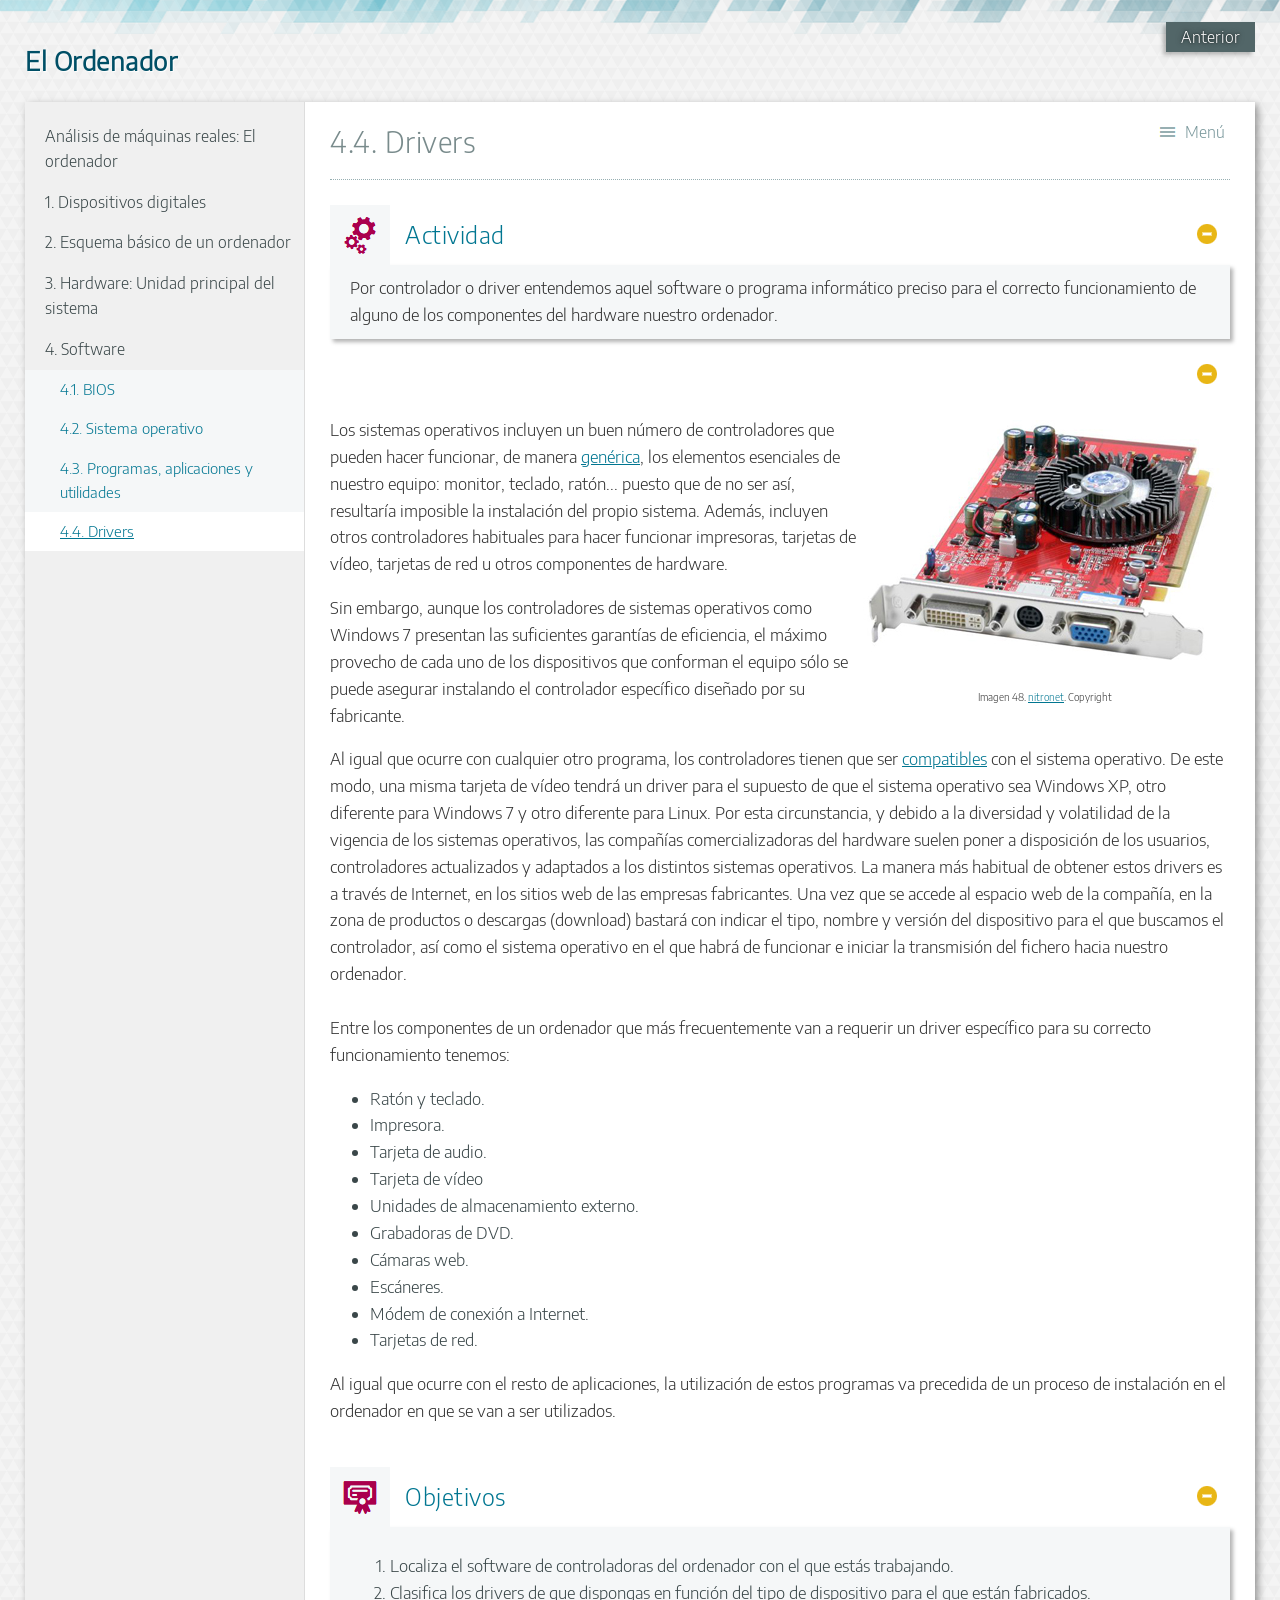
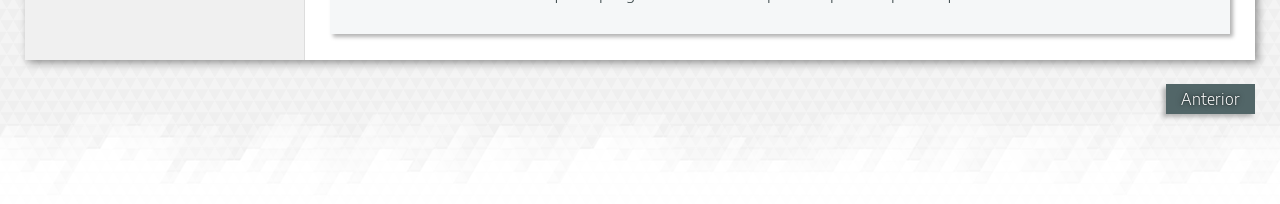
<file: 44_drivers.html>
<!doctype html>
<html lang="es">
<head>
<link rel="stylesheet" type="text/css" href="base.css" />
<link rel="stylesheet" type="text/css" href="content.css" />
<link rel="stylesheet" type="text/css" href="nav.css" />
<meta http-equiv="content-type" content="text/html;  charset=utf-8" />
<title>4.4. Drivers | El Ordenador </title>
<link rel="shortcut icon" href="favicon.ico" type="image/x-icon" />
<meta name="author" content="Educación Permanente, Junta de Andalucía." />
<meta name="generator" content="eXeLearning 2.5 - exelearning.net" />
<!--[if lt IE 9]><script type="text/javascript" src="exe_html5.js"></script><![endif]-->
<script type="text/javascript" src="exe_jquery.js"></script>
<script type="text/javascript" src="common_i18n.js"></script>
<script type="text/javascript" src="common.js"></script>
<meta name="viewport" content="width=device-width, initial-scale=1" />
</head>
<body class="exe-web-site" id="exe-node-12"><script type="text/javascript">document.body.className+=" js"</script>
<div id="content">
<p id="skipNav"><a href="#main" class="sr-av">Saltar la navegación</a></p>
<header id="header" ><div id="headerContent">El Ordenador</div></header>
<nav id="siteNav">
<ul>
   <li><a href="index.html" class="daddy main-node">Análisis de máquinas reales: El ordenador</a></li>
   <li><a href="1_dispositivos_digitales.html" class="daddy">1. Dispositivos digitales</a>
   <ul class="other-section">
      <li><a href="11_analgico_vs_digital.html" class="no-ch">1.1. Analógico vs. digital</a></li>
   </ul>
   </li>
   <li><a href="2_esquema_bsico_de_un_ordenador.html" class="daddy">2. Esquema básico de un ordenador</a>
   <ul class="other-section">
      <li><a href="unidad_central_de_memoria.html" class="no-ch">Unidad central de memoria</a></li>
      <li><a href="unidad_de_control_y_unidad_aritmtico_lgica.html" class="no-ch">Unidad de control y unidad aritmético lógica</a></li>
   </ul>
   </li>
   <li><a href="3_hardware_unidad_principal_del_sistema.html" class="daddy">3. Hardware: Unidad principal del sistema</a>
   <ul class="other-section">
      <li><a href="31_hardware_perifricos.html" class="no-ch">3.1. Hardware: Periféricos</a></li>
   </ul>
   </li>
   <li class="current-page-parent"><a href="4_software.html" class="current-page-parent daddy">4. Software</a>
   <ul>
      <li><a href="41_bios.html" class="no-ch">4.1. BIOS</a></li>
      <li><a href="42_sistema_operativo.html" class="no-ch">4.2. Sistema operativo</a></li>
      <li><a href="43_programas_aplicaciones_y_utilidades.html" class="no-ch">4.3. Programas, aplicaciones y utilidades</a></li>
      <li id="active"><a href="44_drivers.html" class="active no-ch">4.4. Drivers</a></li>
   </ul>
   </li>
</ul>
</nav>
<div id='topPagination'>
<nav class="pagination noprt">
<a href="43_programas_aplicaciones_y_utilidades.html" class="prev"><span><span>&laquo; </span>Anterior</span></a>
</nav>
</div>
<div id="main-wrapper">
<section id="main">
<header id="nodeDecoration"><h1 id="nodeTitle">4.4. Drivers</h1></header>
<article class="iDevice_wrapper activityIdevice em_iDevice" id="id54">
<div class="iDevice emphasis1" >
<header class="iDevice_header"><h1 class="iDeviceTitle">Actividad</h1></header>
<div class="iDevice_inner">
<div class="iDevice_content_wrapper">
<div id="ta54_24_2" class="block iDevice_content">
Por controlador o driver entendemos aquel software o programa informático preciso para el correcto funcionamiento de alguno de los componentes del hardware nuestro ordenador. <br />


</div>
</div>
</div>
</div>
</article>
<article class="iDevice_wrapper FreeTextIdevice" id="id55">
<div class="iDevice emphasis0">
<div id="ta55_1" class="block iDevice_content">

<table align="right" border="0">
	<tbody>
		<tr>
			<td> <img src="tarjetadevideo.jpg" title="Las tarjetas de video suelen llevar un driver asociado para conseguir un plento rendimiento" height="250" width="364" /></td>
		</tr>
		<tr align="center">
			<td> <font size="1">Imagen 48. <a href="http://www.nitronet.com.mx/venta/index.php?main_page=index&amp;cPath=115" target="_blank">nitronet</a>. Copyright</font></td>
		</tr>
	</tbody>
</table>
Los sistemas operativos incluyen un buen número de controladores que
pueden hacer funcionar, de manera <a href="http://www.juntadeandalucia.es/averroes/educacion_permanente/glosario/index.php/Gen%C3%A9rico" target="_blank">genérica</a>, los elementos esenciales de
nuestro equipo: monitor, teclado, ratón... puesto que de no ser así,
resultaría imposible la instalación del propio sistema. Además,
incluyen otros controladores habituales para hacer funcionar
impresoras, tarjetas de vídeo, tarjetas de red u otros componentes de
hardware.
<p>
Sin embargo, aunque los controladores de sistemas operativos como
Windows 7 presentan las suficientes garantías de eficiencia, el máximo
provecho de cada uno de los dispositivos que conforman el equipo sólo
se puede asegurar instalando el controlador específico diseñado por su
fabricante. 
</p>
<p>
Al igual que ocurre con cualquier otro programa, los controladores
tienen que ser <a href="http://www.juntadeandalucia.es/averroes/educacion_permanente/glosario/index.php/Compatible" target="_blank">compatibles</a> con el sistema operativo. De este modo, una
misma tarjeta de vídeo tendrá un driver para el supuesto de que el
sistema operativo sea Windows XP, otro diferente para Windows 7 y
otro diferente para Linux. Por esta circunstancia, y debido a la
diversidad y volatilidad de la vigencia de los sistemas operativos, las
compañías comercializadoras del hardware suelen poner a disposición de
los usuarios, controladores actualizados y adaptados a los distintos
sistemas operativos. La manera más habitual de obtener estos drivers es
a través de Internet, en los sitios web de las empresas fabricantes.
Una vez que se accede al espacio web de la compañía, en la zona de
productos o descargas (download) bastará con indicar el tipo, nombre y
versión del dispositivo para el que buscamos el controlador, así como
el sistema operativo en el que habrá de funcionar e iniciar la
transmisión del fichero hacia nuestro ordenador.<br />
<br />
Entre los componentes de un ordenador que más frecuentemente van a requerir un driver específico para su correcto funcionamiento tenemos:
</p>
<ul>
	<li>Ratón y teclado. </li>
	<li>Impresora. </li>
	<li>Tarjeta de audio. </li>
	<li>Tarjeta de vídeo</li>
	<li>Unidades de almacenamiento externo. </li>
	<li>Grabadoras de DVD.</li>
	<li>Cámaras web.</li>
	<li>Escáneres. </li>
	<li>Módem de conexión a Internet. </li>
	<li>Tarjetas de red.</li>
</ul>
<p>
Al igual que ocurre con el resto de aplicaciones, la utilización de estos programas va precedida de un proceso de instalación en el ordenador en que se van a ser utilizados.
</p>

</div>
</div>
</article>
<article class="iDevice_wrapper objectivesIdevice em_iDevice" id="id94">
<div class="iDevice emphasis1" >
<header class="iDevice_header"><h1 class="iDeviceTitle">Objetivos</h1></header>
<div class="iDevice_inner">
<div class="iDevice_content_wrapper">
<div id="ta94_35_2" class="block iDevice_content">
<ol>
	<li>Localiza el software de controladoras del ordenador con el que estás trabajando.</li>
	<li>Clasifica los drivers de que dispongas en función del tipo de dispositivo para el que están fabricados. 
	</li>
</ol>

</div>
</div>
</div>
</div>
</article>
</section>
</div>
<div id='bottomPagination'>
<nav class="pagination noprt">
<a href="43_programas_aplicaciones_y_utilidades.html" class="prev"><span><span>&laquo; </span>Anterior</span></a>
</nav>
</div>
</div>
<script type="text/javascript" src="_intef_js.js"></script></body></html>
</file>
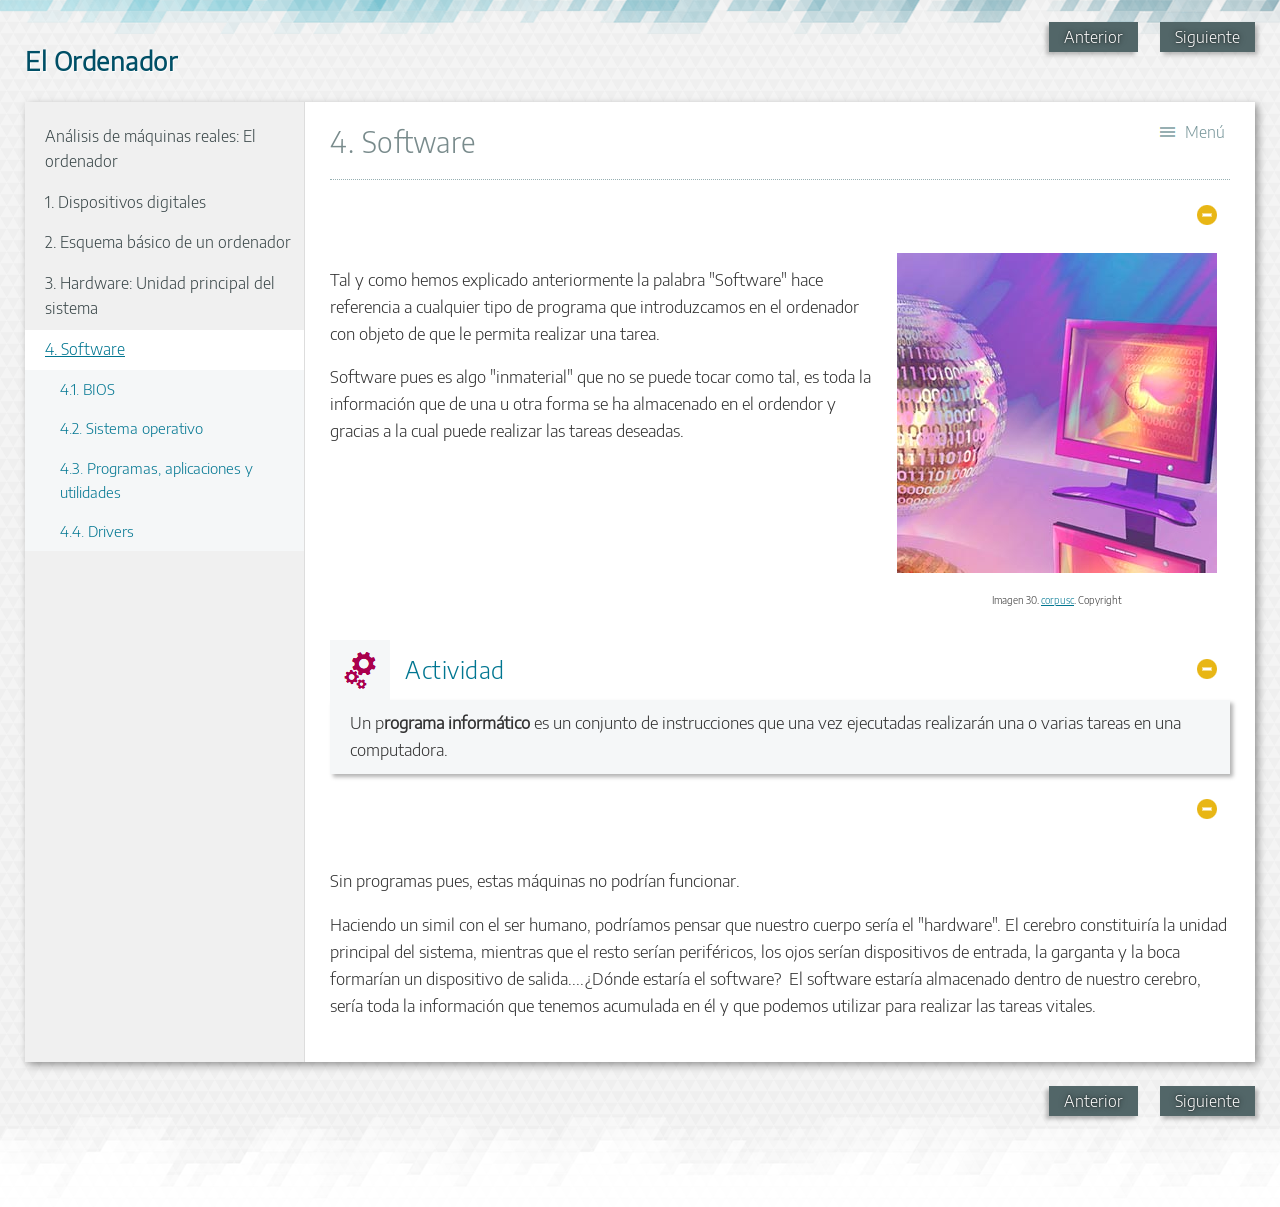
<file: 4_software.html>
<!doctype html>
<html lang="es">
<head>
<link rel="stylesheet" type="text/css" href="base.css" />
<link rel="stylesheet" type="text/css" href="content.css" />
<link rel="stylesheet" type="text/css" href="nav.css" />
<meta http-equiv="content-type" content="text/html;  charset=utf-8" />
<title>4. Software | El Ordenador </title>
<link rel="shortcut icon" href="favicon.ico" type="image/x-icon" />
<meta name="author" content="Educación Permanente, Junta de Andalucía." />
<meta name="generator" content="eXeLearning 2.5 - exelearning.net" />
<!--[if lt IE 9]><script type="text/javascript" src="exe_html5.js"></script><![endif]-->
<script type="text/javascript" src="exe_jquery.js"></script>
<script type="text/javascript" src="common_i18n.js"></script>
<script type="text/javascript" src="common.js"></script>
<meta name="viewport" content="width=device-width, initial-scale=1" />
</head>
<body class="exe-web-site" id="exe-node-8"><script type="text/javascript">document.body.className+=" js"</script>
<div id="content">
<p id="skipNav"><a href="#main" class="sr-av">Saltar la navegación</a></p>
<header id="header" ><div id="headerContent">El Ordenador</div></header>
<nav id="siteNav">
<ul>
   <li><a href="index.html" class="daddy main-node">Análisis de máquinas reales: El ordenador</a></li>
   <li><a href="1_dispositivos_digitales.html" class="daddy">1. Dispositivos digitales</a>
   <ul class="other-section">
      <li><a href="11_analgico_vs_digital.html" class="no-ch">1.1. Analógico vs. digital</a></li>
   </ul>
   </li>
   <li><a href="2_esquema_bsico_de_un_ordenador.html" class="daddy">2. Esquema básico de un ordenador</a>
   <ul class="other-section">
      <li><a href="unidad_central_de_memoria.html" class="no-ch">Unidad central de memoria</a></li>
      <li><a href="unidad_de_control_y_unidad_aritmtico_lgica.html" class="no-ch">Unidad de control y unidad aritmético lógica</a></li>
   </ul>
   </li>
   <li><a href="3_hardware_unidad_principal_del_sistema.html" class="daddy">3. Hardware: Unidad principal del sistema</a>
   <ul class="other-section">
      <li><a href="31_hardware_perifricos.html" class="no-ch">3.1. Hardware: Periféricos</a></li>
   </ul>
   </li>
   <li id="active"><a href="4_software.html" class="active daddy">4. Software</a>
   <ul>
      <li><a href="41_bios.html" class="no-ch">4.1. BIOS</a></li>
      <li><a href="42_sistema_operativo.html" class="no-ch">4.2. Sistema operativo</a></li>
      <li><a href="43_programas_aplicaciones_y_utilidades.html" class="no-ch">4.3. Programas, aplicaciones y utilidades</a></li>
      <li><a href="44_drivers.html" class="no-ch">4.4. Drivers</a></li>
   </ul>
   </li>
</ul>
</nav>
<div id='topPagination'>
<nav class="pagination noprt">
<a href="31_hardware_perifricos.html" class="prev"><span><span>&laquo; </span>Anterior</span></a> <span class="sep">| </span><a href="41_bios.html" class="next"><span>Siguiente<span> &raquo;</span></span></a>
</nav>
</div>
<div id="main-wrapper">
<section id="main">
<header id="nodeDecoration"><h1 id="nodeTitle">4. Software</h1></header>
<article class="iDevice_wrapper FreeTextIdevice" id="id56">
<div class="iDevice emphasis0">
<div id="ta56_1" class="block iDevice_content">

<table align="right" border="0">
	<tbody>
		<tr>
			<td> <img src="software_dev.jpg" height="320" hspace="10" width="320" /></td>
		</tr>
		<tr align="center">
			<td><font size="1">Imagen 30. <a href="http://www.corpusconnection.com/software-development-services.html" target="_blank">corpusc</a>. Copyright</font> <br />
			</td>
		</tr>
	</tbody>
</table>
<p>
Tal y como hemos explicado anteriormente la palabra &quot;Software&quot; hace referencia a cualquier tipo de programa que introduzcamos en el ordenador con objeto de que le permita realizar una tarea.
</p>
<p>
Software pues es algo &quot;inmaterial&quot; que no se puede tocar como tal, es toda la información que de una u otra forma se ha almacenado en el ordendor y gracias a la cual puede realizar las tareas deseadas. 
</p>
<p>
&nbsp;
</p>
<p>
&nbsp;
</p>

</div>
</div>
</article>
<article class="iDevice_wrapper activityIdevice em_iDevice" id="id57">
<div class="iDevice emphasis1" >
<header class="iDevice_header"><h1 class="iDeviceTitle">Actividad</h1></header>
<div class="iDevice_inner">
<div class="iDevice_content_wrapper">
<div id="ta57_27_2" class="block iDevice_content">
Un p<b>rograma informático</b> es un conjunto de instrucciones que una vez
ejecutadas realizarán una o varias tareas en una computadora.<br />


</div>
</div>
</div>
</div>
</article>
<article class="iDevice_wrapper FreeTextIdevice" id="id58">
<div class="iDevice emphasis0">
<div id="ta58_1" class="block iDevice_content">
<p>
Sin
programas pues, estas máquinas no podrían funcionar. 
</p>
<p>
Haciendo un simil con el  ser humano, podríamos pensar que nuestro cuerpo sería el &quot;hardware&quot;. El cerebro constituiría la unidad principal del sistema, mientras que el resto serían periféricos, los ojos serían dispositivos de entrada, la garganta y la boca formarían un dispositivo de salida....¿Dónde estaría el software?  El software estaría almacenado dentro de nuestro cerebro, sería toda la información que tenemos acumulada en él y que podemos utilizar para realizar las tareas vitales. 
</p>

</div>
</div>
</article>
</section>
</div>
<div id='bottomPagination'>
<nav class="pagination noprt">
<a href="31_hardware_perifricos.html" class="prev"><span><span>&laquo; </span>Anterior</span></a> <span class="sep">| </span><a href="41_bios.html" class="next"><span>Siguiente<span> &raquo;</span></span></a>
</nav>
</div>
</div>
<script type="text/javascript" src="_intef_js.js"></script></body></html>
</file>
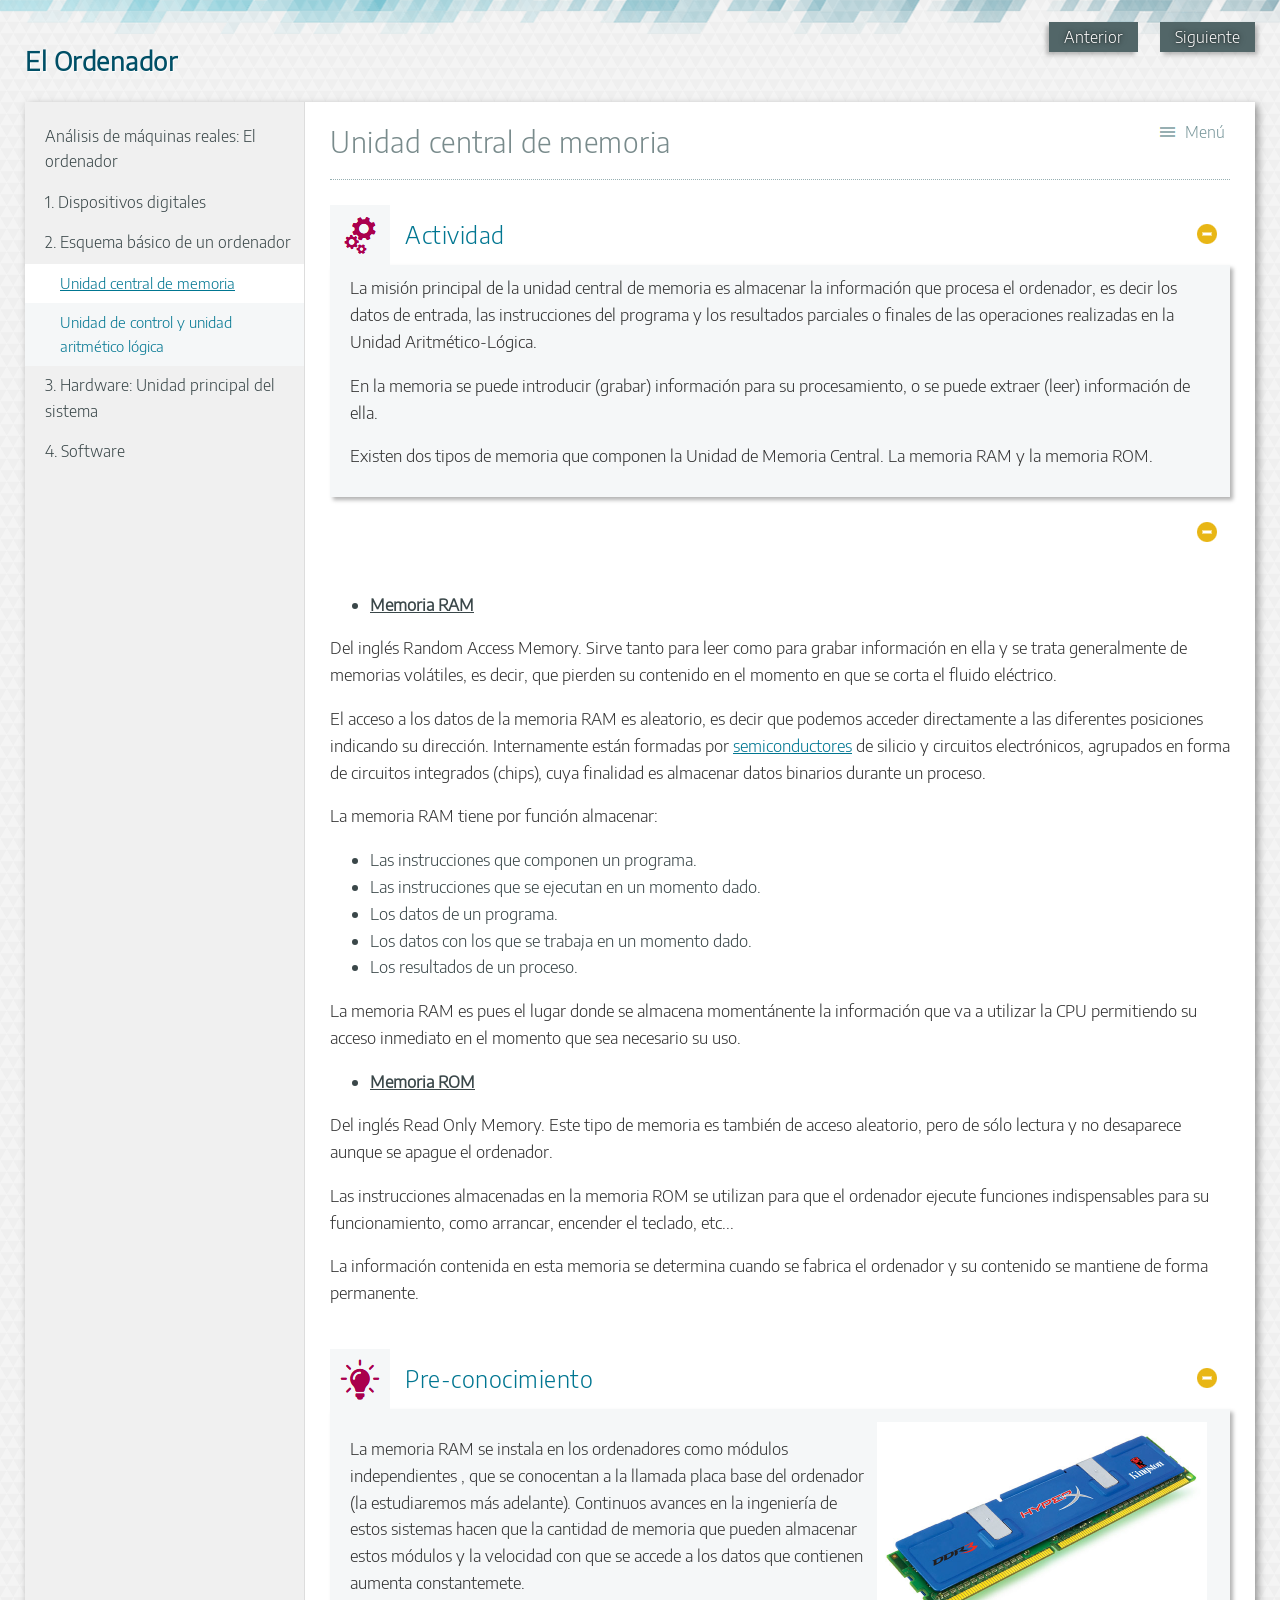
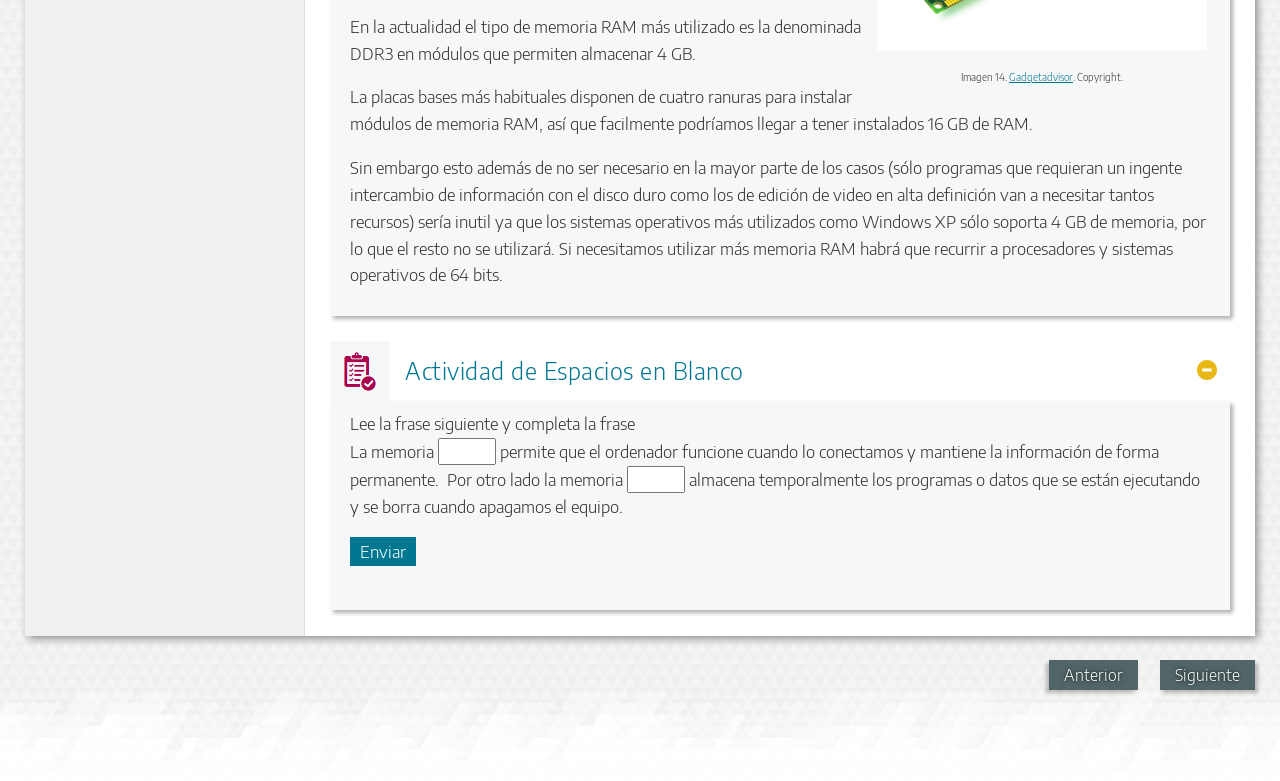
<file: unidad_central_de_memoria.html>
<!doctype html>
<html lang="es">
<head>
<link rel="stylesheet" type="text/css" href="base.css" />
<link rel="stylesheet" type="text/css" href="content.css" />
<link rel="stylesheet" type="text/css" href="nav.css" />
<meta http-equiv="content-type" content="text/html;  charset=utf-8" />
<title>Unidad central de memoria | El Ordenador </title>
<link rel="shortcut icon" href="favicon.ico" type="image/x-icon" />
<meta name="author" content="Educación Permanente, Junta de Andalucía." />
<meta name="generator" content="eXeLearning 2.5 - exelearning.net" />
<!--[if lt IE 9]><script type="text/javascript" src="exe_html5.js"></script><![endif]-->
<script type="text/javascript" src="exe_jquery.js"></script>
<script type="text/javascript" src="common_i18n.js"></script>
<script type="text/javascript" src="common.js"></script>
<meta name="viewport" content="width=device-width, initial-scale=1" />
</head>
<body class="exe-web-site" id="exe-node-4"><script type="text/javascript">document.body.className+=" js"</script>
<div id="content">
<p id="skipNav"><a href="#main" class="sr-av">Saltar la navegación</a></p>
<header id="header" ><div id="headerContent">El Ordenador</div></header>
<nav id="siteNav">
<ul>
   <li><a href="index.html" class="daddy main-node">Análisis de máquinas reales: El ordenador</a></li>
   <li><a href="1_dispositivos_digitales.html" class="daddy">1. Dispositivos digitales</a>
   <ul class="other-section">
      <li><a href="11_analgico_vs_digital.html" class="no-ch">1.1. Analógico vs. digital</a></li>
   </ul>
   </li>
   <li class="current-page-parent"><a href="2_esquema_bsico_de_un_ordenador.html" class="current-page-parent daddy">2. Esquema básico de un ordenador</a>
   <ul>
      <li id="active"><a href="unidad_central_de_memoria.html" class="active no-ch">Unidad central de memoria</a></li>
      <li><a href="unidad_de_control_y_unidad_aritmtico_lgica.html" class="no-ch">Unidad de control y unidad aritmético lógica</a></li>
   </ul>
   </li>
   <li><a href="3_hardware_unidad_principal_del_sistema.html" class="daddy">3. Hardware: Unidad principal del sistema</a>
   <ul class="other-section">
      <li><a href="31_hardware_perifricos.html" class="no-ch">3.1. Hardware: Periféricos</a></li>
   </ul>
   </li>
   <li><a href="4_software.html" class="daddy">4. Software</a>
   <ul class="other-section">
      <li><a href="41_bios.html" class="no-ch">4.1. BIOS</a></li>
      <li><a href="42_sistema_operativo.html" class="no-ch">4.2. Sistema operativo</a></li>
      <li><a href="43_programas_aplicaciones_y_utilidades.html" class="no-ch">4.3. Programas, aplicaciones y utilidades</a></li>
      <li><a href="44_drivers.html" class="no-ch">4.4. Drivers</a></li>
   </ul>
   </li>
</ul>
</nav>
<div id='topPagination'>
<nav class="pagination noprt">
<a href="2_esquema_bsico_de_un_ordenador.html" class="prev"><span><span>&laquo; </span>Anterior</span></a> <span class="sep">| </span><a href="unidad_de_control_y_unidad_aritmtico_lgica.html" class="next"><span>Siguiente<span> &raquo;</span></span></a>
</nav>
</div>
<div id="main-wrapper">
<section id="main">
<header id="nodeDecoration"><h1 id="nodeTitle">Unidad central de memoria</h1></header>
<article class="iDevice_wrapper activityIdevice em_iDevice" id="id25">
<div class="iDevice emphasis1" >
<header class="iDevice_header"><h1 class="iDeviceTitle">Actividad</h1></header>
<div class="iDevice_inner">
<div class="iDevice_content_wrapper">
<div id="ta25_29_2" class="block iDevice_content">
La misión principal de la unidad central de memoria es almacenar la información que procesa el
ordenador, es decir los datos de entrada, las instrucciones del
programa y  los resultados parciales o finales de las operaciones
realizadas en la Unidad Aritmético-Lógica. 
<p>
En la memoria se puede introducir (grabar) información para su procesamiento, o se puede extraer (leer) información de ella. 
</p>
<p>
Existen dos tipos de memoria que componen la Unidad de Memoria Central. La memoria RAM y la memoria ROM.
</p>

</div>
</div>
</div>
</div>
</article>
<article class="iDevice_wrapper FreeTextIdevice" id="id24">
<div class="iDevice emphasis0">
<div id="ta24_1" class="block iDevice_content">

<ul>
	<li><u><b>Memoria RAM</b></u></li>
</ul>
<p>
Del inglés Random Access Memory. Sirve tanto para leer como para grabar información en ella y se trata generalmente de memorias volátiles, es decir, que pierden su contenido en el momento en que se corta el fluido eléctrico.<br />
</p>
<p>
El acceso a los datos de la memoria RAM es aleatorio, es decir que podemos acceder directamente a las diferentes posiciones indicando su dirección. Internamente están formadas por <a href="http://www.juntadeandalucia.es/averroes/educacion_permanente/glosario/index.php/Semiconductor" target="_blank">semiconductores</a> de silicio y circuitos electrónicos, agrupados en forma de circuitos integrados (chips), cuya finalidad es almacenar datos binarios durante un proceso.
</p>
<p>
La memoria RAM tiene por función almacenar:
</p>
<ul>
	<li>Las instrucciones que componen un programa.</li>
	<li>Las instrucciones que se ejecutan en un momento dado.</li>
	<li>Los datos de un programa.</li>
	<li>Los datos con los que se trabaja en un momento dado.</li>
	<li>Los resultados de un proceso.</li>
</ul>
La memoria RAM es pues el lugar donde se almacena momentánente la información que va a utilizar la CPU permitiendo su acceso inmediato en el momento que sea necesario su uso.<br />
<ul>
	<li><u><b>
	Memoria ROM</b></u></li>
</ul>
<p>
Del inglés Read Only Memory. Este tipo de memoria es también de acceso aleatorio, pero de sólo lectura y no desaparece aunque se apague el ordenador. 
</p>
<p>
Las instrucciones almacenadas en la memoria ROM se utilizan para que el ordenador ejecute funciones indispensables para su funcionamiento, como arrancar, encender el teclado, etc...
</p>
<p>
La información contenida en esta memoria se determina cuando se fabrica el ordenador y su contenido se mantiene de forma permanente.<br />
</p>

</div>
</div>
</article>
<article class="iDevice_wrapper preknowledgeIdevice em_iDevice" id="id26">
<div class="iDevice emphasis1" >
<header class="iDevice_header"><h1 class="iDeviceTitle">Pre-conocimiento</h1></header>
<div class="iDevice_inner">
<div class="iDevice_content_wrapper">
<div id="ta26_30_2" class="block iDevice_content">

<table align="right" border="0">
	<tbody>
		<tr>
			<td> <img src="khx_ddr3.jpg" title="Placa de mermoria RAM DRR3 de 2 GB" height="228" width="330" /></td>
		</tr>
		<tr align="center">
			<td> <font size="1">Imagen 14. <a href="http://www.gadgetadvisor.com/computer-hardware/kingston-hyperx-pc3-16000-2ghz-ddr3-ram" target="_blank">Gadgetadviso</a><a href="http://www.gadgetadvisor.com/computer-hardware/kingston-hyperx-pc3-16000-2ghz-ddr3-ram" target="_blank">r</a>. Copyright.</font></td>
		</tr>
	</tbody>
</table>
<p>
La memoria RAM se instala en los ordenadores como módulos independientes , que se conocentan a la llamada placa base del ordenador (la estudiaremos más adelante).  Continuos avances en la ingeniería de estos sistemas hacen que la cantidad de  memoria que pueden almacenar estos módulos y la velocidad con que se accede a los datos que contienen aumenta constantemete.
</p>
<p>
En la actualidad el tipo de memoria RAM más utilizado es la denominada DDR3 en módulos que permiten almacenar 4 GB.
</p>
<p>
La placas bases más habituales disponen de cuatro ranuras para instalar módulos de memoria RAM, así que facilmente podríamos llegar a tener instalados 16 GB de RAM.
</p>
<p>
Sin embargo esto además de no ser necesario en la mayor parte de los casos (sólo programas que requieran un ingente intercambio de información con el disco duro como los de edición de video en alta definición van a necesitar tantos recursos) sería inutil ya que los sistemas operativos más utilizados como Windows XP sólo soporta 4 GB de memoria, por lo que el resto no se utilizará.  Si necesitamos utilizar más memoria RAM habrá que recurrir a procesadores y sistemas operativos de 64 bits. 
</p>

</div>
</div>
</div>
</div>
</article>
<article class="iDevice_wrapper ClozeIdevice em_iDevice" id="id84">
<div class="iDevice emphasis1" >
<header class="iDevice_header"><h1 class="iDeviceTitle">Actividad de Espacios en Blanco</h1></header>
<div class="iDevice_inner">
<div class="iDevice_content_wrapper">
<section id="ta84_21" class="block instructions iDevice_content">
Lee la frase siguiente y completa la frase

</section>

    <section class="activity" id="activity-84_22">
<form name="cloze-form-84_22" action="#" class="activity-form cloze-activity-form">
<div id="cloze84_22">
<input type="hidden" name="clozeFlag84_22.strictMarking" id="clozeFlag84_22.strictMarking" value="false"/>

<input type="hidden" name="clozeFlag84_22.checkCaps" id="clozeFlag84_22.checkCaps" value="true"/>

<input type="hidden" name="clozeFlag84_22.instantMarking" id="clozeFlag84_22.instantMarking" value="false"/>

La memoria 
<label for="clozeBlank84_22.0" class="sr-av">Rellenar huecos (1):</label>
<input class="autocomplete-off" type="text" value="" id="clozeBlank84_22.0" style="width:3em" />
<span style="display:none" id="clozeAnswer84_22.0">JXUwMDBhJXUwMDFkJXUwMDAy
</span>
 permite que el ordenador funcione cuando lo conectamos y mantiene la información de forma permanente.  Por otro lado la memoria 
<label for="clozeBlank84_22.1" class="sr-av">Rellenar huecos (2):</label>
<input class="autocomplete-off" type="text" value="" id="clozeBlank84_22.1" style="width:3em" />
<span style="display:none" id="clozeAnswer84_22.1">JXUwMDBhJXUwMDEzJXUwMDBj
</span>
 almacena temporalmente los programas o datos que se están ejecutando y se borra cuando apagamos el equipo.

<div class="block iDevice_buttons">
<p>
<input class="button" type="submit" name="submit84_22" value="Enviar"  id="submit84_22" />

<input type="button" name="restart84_22" value="Reiniciar" style="display:none" id="restart84_22" onclick="$exe.cloze.restart('84_22')" />

 
<input type="button" name="84_22showAnswersButton" value="Mostrar las respuestas" style="display:none" id="showAnswersButton84_22" onclick="$exe.cloze.fillInputs('84_22')" />

<span class="js-hidden js-warning">Habilitar JavaScript</span>
</p>
</div>
<div id="clozeScore84_22"></div>
</div>
</form>
</section>
    <section id="ta84_23" class="feedback js-feedback iDevice_content" style="display:none">


</section>
</div>
</div>
</div>
</article>
</section>
</div>
<div id='bottomPagination'>
<nav class="pagination noprt">
<a href="2_esquema_bsico_de_un_ordenador.html" class="prev"><span><span>&laquo; </span>Anterior</span></a> <span class="sep">| </span><a href="unidad_de_control_y_unidad_aritmtico_lgica.html" class="next"><span>Siguiente<span> &raquo;</span></span></a>
</nav>
</div>
</div>
<script type="text/javascript" src="_intef_js.js"></script></body></html>
</file>
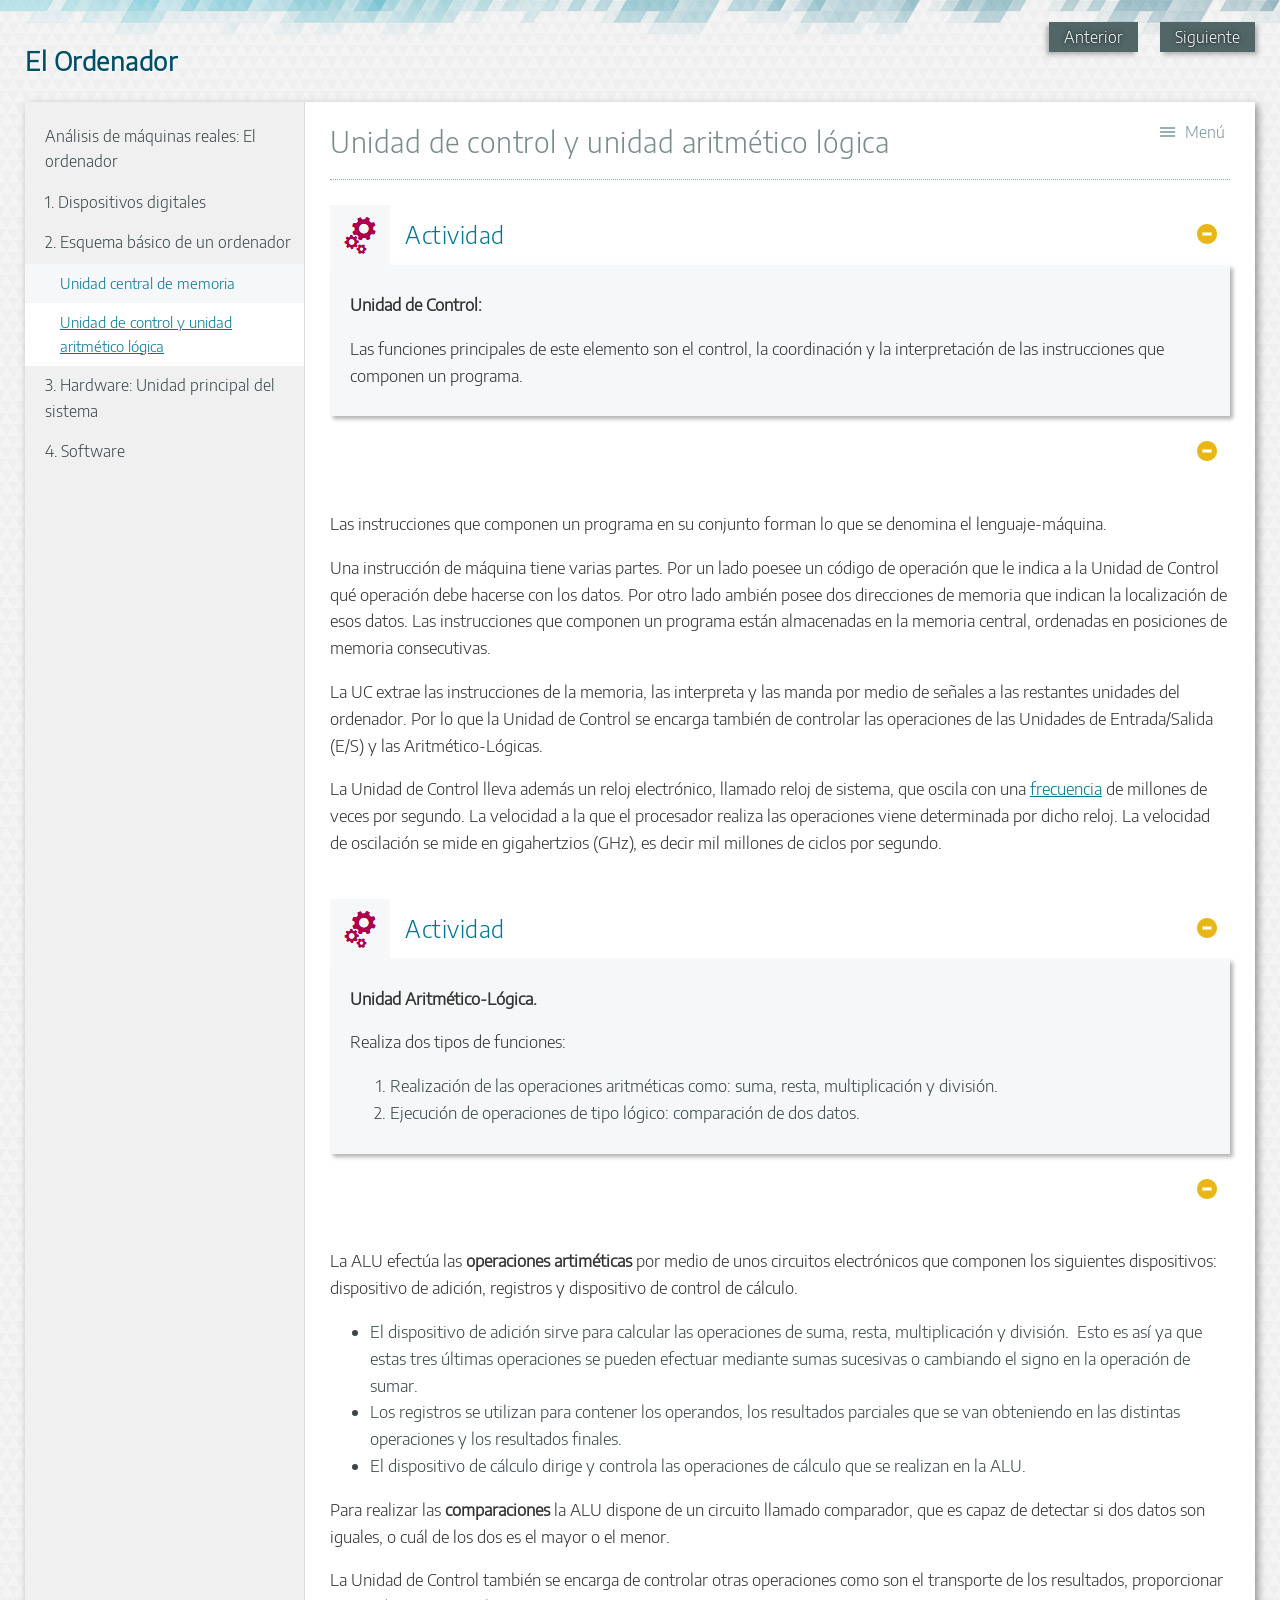
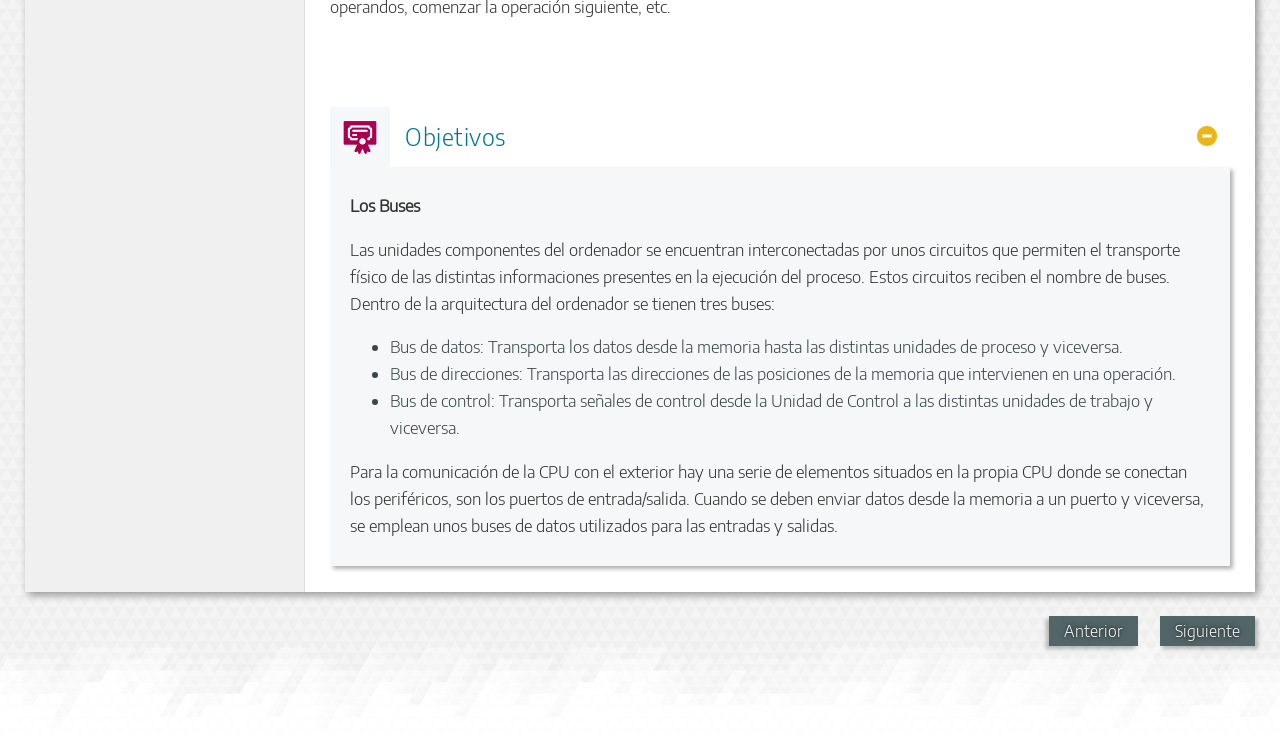
<file: unidad_de_control_y_unidad_aritmtico_lgica.html>
<!doctype html>
<html lang="es">
<head>
<link rel="stylesheet" type="text/css" href="base.css" />
<link rel="stylesheet" type="text/css" href="content.css" />
<link rel="stylesheet" type="text/css" href="nav.css" />
<meta http-equiv="content-type" content="text/html;  charset=utf-8" />
<title>Unidad de control y unidad aritmético lógica | El Ordenador </title>
<link rel="shortcut icon" href="favicon.ico" type="image/x-icon" />
<meta name="author" content="Educación Permanente, Junta de Andalucía." />
<meta name="generator" content="eXeLearning 2.5 - exelearning.net" />
<!--[if lt IE 9]><script type="text/javascript" src="exe_html5.js"></script><![endif]-->
<script type="text/javascript" src="exe_jquery.js"></script>
<script type="text/javascript" src="common_i18n.js"></script>
<script type="text/javascript" src="common.js"></script>
<meta name="viewport" content="width=device-width, initial-scale=1" />
</head>
<body class="exe-web-site" id="exe-node-5"><script type="text/javascript">document.body.className+=" js"</script>
<div id="content">
<p id="skipNav"><a href="#main" class="sr-av">Saltar la navegación</a></p>
<header id="header" ><div id="headerContent">El Ordenador</div></header>
<nav id="siteNav">
<ul>
   <li><a href="index.html" class="daddy main-node">Análisis de máquinas reales: El ordenador</a></li>
   <li><a href="1_dispositivos_digitales.html" class="daddy">1. Dispositivos digitales</a>
   <ul class="other-section">
      <li><a href="11_analgico_vs_digital.html" class="no-ch">1.1. Analógico vs. digital</a></li>
   </ul>
   </li>
   <li class="current-page-parent"><a href="2_esquema_bsico_de_un_ordenador.html" class="current-page-parent daddy">2. Esquema básico de un ordenador</a>
   <ul>
      <li><a href="unidad_central_de_memoria.html" class="no-ch">Unidad central de memoria</a></li>
      <li id="active"><a href="unidad_de_control_y_unidad_aritmtico_lgica.html" class="active no-ch">Unidad de control y unidad aritmético lógica</a></li>
   </ul>
   </li>
   <li><a href="3_hardware_unidad_principal_del_sistema.html" class="daddy">3. Hardware: Unidad principal del sistema</a>
   <ul class="other-section">
      <li><a href="31_hardware_perifricos.html" class="no-ch">3.1. Hardware: Periféricos</a></li>
   </ul>
   </li>
   <li><a href="4_software.html" class="daddy">4. Software</a>
   <ul class="other-section">
      <li><a href="41_bios.html" class="no-ch">4.1. BIOS</a></li>
      <li><a href="42_sistema_operativo.html" class="no-ch">4.2. Sistema operativo</a></li>
      <li><a href="43_programas_aplicaciones_y_utilidades.html" class="no-ch">4.3. Programas, aplicaciones y utilidades</a></li>
      <li><a href="44_drivers.html" class="no-ch">4.4. Drivers</a></li>
   </ul>
   </li>
</ul>
</nav>
<div id='topPagination'>
<nav class="pagination noprt">
<a href="unidad_central_de_memoria.html" class="prev"><span><span>&laquo; </span>Anterior</span></a> <span class="sep">| </span><a href="3_hardware_unidad_principal_del_sistema.html" class="next"><span>Siguiente<span> &raquo;</span></span></a>
</nav>
</div>
<div id="main-wrapper">
<section id="main">
<header id="nodeDecoration"><h1 id="nodeTitle">Unidad de control y unidad aritmético lógica</h1></header>
<article class="iDevice_wrapper activityIdevice em_iDevice" id="id28">
<div class="iDevice emphasis1" >
<header class="iDevice_header"><h1 class="iDeviceTitle">Actividad</h1></header>
<div class="iDevice_inner">
<div class="iDevice_content_wrapper">
<div id="ta28_32_2" class="block iDevice_content">

<p>
<b>Unidad de Control:</b>
</p>
<p>
Las funciones principales de este elemento son el control, la coordinación y la interpretación de las instrucciones que componen un programa.
</p>

</div>
</div>
</div>
</div>
</article>
<article class="iDevice_wrapper FreeTextIdevice" id="id27">
<div class="iDevice emphasis0">
<div id="ta27_1" class="block iDevice_content">

<p>
Las instrucciones que componen un programa en su conjunto forman lo que se denomina el lenguaje-máquina. 
</p>
<p>
Una instrucción de máquina tiene varias partes. Por un lado poesee un código de operación que le indica a la Unidad de Control qué operación debe hacerse con los datos. Por otro lado ambién posee dos direcciones de memoria que indican la localización de esos datos. Las instrucciones que componen un programa están almacenadas en la memoria central, ordenadas en posiciones de memoria consecutivas.
</p>
<p>
 La UC extrae las instrucciones de la memoria, las interpreta y las manda por medio de señales a las restantes unidades del ordenador. Por lo que la Unidad de Control se encarga también de controlar las operaciones de las Unidades de Entrada/Salida (E/S) y las Aritmético-Lógicas.
</p>
<p>
La Unidad de Control lleva además un reloj electrónico, llamado reloj de sistema, que oscila con una <a href="http://www.juntadeandalucia.es/averroes/educacion_permanente/glosario/index.php/Frecuencia" target="_blank">frecuencia</a> de millones de veces por segundo. La velocidad a la que el procesador realiza las operaciones viene determinada por dicho reloj. La velocidad de oscilación se mide en gigahertzios (GHz), es decir mil millones de ciclos por segundo. 
</p>

</div>
</div>
</article>
<article class="iDevice_wrapper activityIdevice em_iDevice" id="id29">
<div class="iDevice emphasis1" >
<header class="iDevice_header"><h1 class="iDeviceTitle">Actividad</h1></header>
<div class="iDevice_inner">
<div class="iDevice_content_wrapper">
<div id="ta29_33_2" class="block iDevice_content">
<p>
<b>Unidad Aritmético-Lógica.</b>
</p>
<p>
Realiza dos tipos de funciones:
</p>
<ol>
	<li>Realización de las operaciones aritméticas como: suma, resta, multiplicación y división.</li>
	<li>Ejecución de operaciones de tipo lógico: comparación de dos datos.</li>
</ol>

</div>
</div>
</div>
</div>
</article>
<article class="iDevice_wrapper FreeTextIdevice" id="id30">
<div class="iDevice emphasis0">
<div id="ta30_1" class="block iDevice_content">

<p>
La ALU efectúa las <b>operaciones artiméticas</b> por medio de unos circuitos
electrónicos que componen los siguientes dispositivos: dispositivo de
adición, registros y dispositivo de control de cálculo.
</p>
<ul>
	<li>El dispositivo de adición sirve para calcular las operaciones de suma,
	resta, multiplicación y división.  Esto es así ya que estas tres últimas operaciones
	se pueden efectuar mediante sumas sucesivas o cambiando el signo en la
	operación de sumar.</li>
	<li>Los registros se utilizan para contener los
	operandos, los resultados parciales que se van obteniendo en las
	distintas operaciones y los resultados finales.</li>
	<li>El dispositivo de
	cálculo dirige y controla las operaciones de cálculo que se realizan en
	la ALU. </li>
</ul>
<p>
Para realizar las <b>comparaciones</b> la ALU dispone de un circuito llamado comparador, que es
capaz de detectar si dos datos son iguales, o cuál de los dos es el
mayor o el menor. 
</p>
<p>
La Unidad de Control también se encarga de controlar otras operaciones
como son el transporte de los resultados, proporcionar operandos,
comenzar la operación siguiente, etc.
</p>
<p>
&nbsp;
</p>

</div>
</div>
</article>
<article class="iDevice_wrapper objectivesIdevice em_iDevice" id="id32">
<div class="iDevice emphasis1" >
<header class="iDevice_header"><h1 class="iDeviceTitle">Objetivos</h1></header>
<div class="iDevice_inner">
<div class="iDevice_content_wrapper">
<div id="ta32_36_2" class="block iDevice_content">
<p>
<b>Los Buses</b>
</p>
<p>
Las unidades componentes del ordenador se encuentran interconectadas por unos circuitos que permiten el transporte físico de las distintas informaciones presentes en la ejecución del proceso. Estos circuitos reciben el nombre de buses.  Dentro de la arquitectura del ordenador se tienen tres buses:
</p>
<ul>
	<li>Bus de datos: Transporta los datos desde la memoria hasta las distintas unidades de proceso y viceversa.</li>
	<li>Bus de direcciones: Transporta las direcciones de las posiciones de la memoria que intervienen en una operación.</li>
	<li>Bus de control: Transporta señales de control desde la Unidad de Control a las distintas unidades de trabajo y viceversa.</li>
</ul>
<p>
Para la comunicación de la CPU con el exterior hay una serie de elementos situados en la propia CPU donde se conectan los periféricos, son los puertos de entrada/salida. Cuando se deben enviar datos desde la memoria a un puerto y viceversa, se emplean unos buses de datos utilizados para las entradas y salidas.<br />

</p>

</div>
</div>
</div>
</div>
</article>
</section>
</div>
<div id='bottomPagination'>
<nav class="pagination noprt">
<a href="unidad_central_de_memoria.html" class="prev"><span><span>&laquo; </span>Anterior</span></a> <span class="sep">| </span><a href="3_hardware_unidad_principal_del_sistema.html" class="next"><span>Siguiente<span> &raquo;</span></span></a>
</nav>
</div>
</div>
<script type="text/javascript" src="_intef_js.js"></script></body></html>
</file>
<file: base.css>
/*
eXe
Copyright 2004-2006, University of Auckland
Copyright 2004-2007 eXe Project, New Zealand Tertiary Education Commission
base style sheet for all themes
*/
body{margin:0;padding:0 10px 10px 10px;font-family:arial,verdana,helvetica,sans-serif;font-size:.8em}#header{text-align:left;height:50px;padding-left:20px;font-size:2.2em;font-weight:bold}a{text-decoration:none}a:hover,a:focus{text-decoration:underline}img.submit,img.help,img.info,img.gallery{border:0}li{list-style-position:inside}#nodeDecoration{padding:.1em;border-bottom:0;text-align:right}.block,.feedback{display:block;padding-top:.25em;padding-bottom:.25em}.feedback{font-family:times,serif;font-size:120%}.feedback-button p{margin:0}.emphasis0{padding-left:0;margin:0}.iDeviceTitle{font-weight:bold;position:relative;top:-18px}input.feedbackbutton{margin-top:10px;margin-bottom:10px}.popupDiv{background-color:#EDEFF0;border:2px solid #607489;padding:0 4px 4px 4px;margin-left:15px;text-align:left;z-index:99;border-radius:3px}.popupDivLabel{text-align:center;font:message-box;font-weight:bold;color:#fff;cursor:move;margin:0 -4px;background-image:url(popup_bg.gif)}@media print{.feedback{display:block!important}.feedback.iDevice_solution a{text-decoration:none;color:inherit}.iDevice_solution li span{display:none}#main{margin-left:10px}div.node,article.node{page-break-after:always}.external-iframe{display:none}.external-iframe-src{display:block!important;margin:2em 0;font-size:.95em;text-align:center}}.external-iframe{border:0}.iDevice a,#siteFooter a,#packageLicense a,.toggle-idevice a{text-decoration:underline}.iDevice a:hover,#siteFooter a:hover,#packageLicense a:hover,.toggle-idevice a:hover{text-decoration:none}.pre-code{background:#112C4A;color:#E7ECF1;font-family:Monaco,Courier,monospace;border-radius:9px;font-size:12px;margin:2em 1em;overflow:auto;padding:20px}.iDevice_content{position:relative;max-width:100%}.exe-epub3 .iDevice_content{position:static}.iDevice_header{background-position:0 50%;background-repeat:no-repeat}.iDevice_header.iDevice_header_noIcon{background-image:none;padding:5px 0}.TrueFalseIdevice label{white-space:nowrap;margin-right:1em;line-height:1.7em}.exe-dl{margin-bottom:2em;margin-left:1.5em}.exe-dl dt{font-weight:bold}.exe-dl dd{margin:1em 1.5em}.js .exe-dl dt{margin:1.2em 0 0 0}.exe-dl dt a{text-decoration:underline}.exe-dl .icon,.exe-dl-toggler a{display:block;width:20px;height:20px;font-size:1.2em;margin-right:1em;line-height:20px;text-align:center;float:left;border-radius:2px;position:relative}.exe-dl-toggler{height:20px;margin:1.5em}.exe-dl-toggler a{margin-left:0;font-weight:bold}.js .exe-dl dd{display:none;padding-left:0;margin:1em 1em 1em 37px}.exe-math{margin:2em 0}.exe-math,.MathJax_Display{text-align:left!important}.exe-math.position-center,.position-center .MathJax_Display{text-align:center!important}.exe-math.position-right,.position-right .MathJax_Display{text-align:right!important}.js .show-image .exe-math-code,.js .show-code .exe-math-img{display:none}.exe-math-links{font-size:.85em}.exe-figure{margin:2em 0;max-width:100%}.position-center{margin:2em auto}.position-right{margin:2em 0 2em auto}.float-left{float:left;margin:.5em 1.5em 1em 0}.float-right{float:right;margin:.5em 0 1em 2em}.figcaption{padding-top:.2em}.figcaption.header{padding-top:0;padding-bottom:.2em}.exe-layout-2-cols,.exe-layout-3-cols{width:100%}.exe-layout-2-cols .exe-col{float:left;width:49%}.exe-layout-2-cols .exe-col-1{padding-right:1%}.exe-layout-2-cols .exe-col-2{padding-left:1%}.exe-layout-2-30-70 .exe-col{width:69%}.exe-layout-2-30-70 .exe-col-1{width:29%}.exe-layout-2-70-30 .exe-col{width:29%}.exe-layout-2-70-30 .exe-col-1{width:69%}.exe-layout-3-cols .exe-col{float:left;width:32%}.exe-layout-3-cols .exe-col-1,.exe-layout-3-cols .exe-col-2{padding-right:2%}.exe-block-warning{background:#FCF8E3;color:#796034;border:1px solid #FAEBCC;padding:0 1em;border-radius:4px}p.exe-block-warning{padding:1em}.exe-block-alert{background:#ffc;color:#855000;border:1px solid #FFF099;padding:0 1em;border-radius:4px}p.exe-block-alert{padding:1em}.exe-block-danger{background:#FEF0EF;color:#973C3B;border:1px solid #F3DADD;padding:0 1em;border-radius:4px}p.exe-block-danger{padding:1em}.exe-block-info{background:#E1F1F9;color:#2B627D;border:1px solid #C9EDF4;padding:0 1em;border-radius:4px}p.exe-block-info{padding:1em}.exe-block-success{background:#E5F3E0;color:#336634;border:1px solid #DEEDD1;padding:0 1em;border-radius:4px}p.exe-block-success{padding:1em}.exe-block-warning a{color:#4F360A}.exe-block-alert a{color:#5B2600}.exe-block-danger a{color:#6D1211}.exe-block-info a{color:#063853}.exe-block-success a{color:#093C0A}.js a.exe-enlarge{position:relative;display:block}.exe-enlarge-icon{display:none;width:30px;height:30px;position:absolute;top:50%;left:50%;margin:-15px 0 0 -15px;border-radius:15px;background:#333;z-index:10;box-shadow:0 0 7px 0 #DDD}.exe-enlarge-icon b{width:30px;height:30px;line-height:30px;text-align:center;display:block;font-size:1.3em;color:#FFF}.exe-enlarge-icon b:before{content:"+"}.js a.exe-enlarge:hover img,.js a.exe-enlarge:focus img{opacity:.7;filter:alpha(opacity=70)}a.exe-enlarge:hover .exe-enlarge-icon,a.exe-enlarge:focus .exe-enlarge-icon{display:block;*display:none}.exe-clear{overflow:auto}.toggle-idevice,.exe-hidden,.js-required,.js .js-hidden{display:none}.js .js-required{display:block}#packageLicense{text-align:center}.js #main .iDevice_hint_title{font-size:1em;margin-top:0;font-weight:normal;*margin-top:1em}.iDevice_hint{margin-bottom:1.5em}.iDevice_hint_title a{background-repeat:no-repeat;background-position:0 50%;padding-left:23px;text-decoration:none}.iDevice_hint_content{padding:0 23px}.iDevice_answer{overflow:hidden;*margin:1.5em 0}.iDevice_answer{overflow:hidden}.iDevice_answer p{margin-top:0}.iDevice_answer-field{width:2.5em;float:left}.js .iDevice_answer-content,.js .iDevice_answer-feedback{padding-left:2.5em}.hidden-idevice .image_text{display:none}abbr[title],acronym[title]{text-decoration:none;border-bottom:1px dotted}.pagination.page-counter{text-align:center}.pagination.noprt .sep{display:none}.pagination.noprt .page-counter{margin-right:20px}#topPagination .page-counter{margin-left:20px;margin-right:0}#skipNav{margin:0;position:absolute;width:100%}.sr-av,.js .js-sr-av,#skipNav a,.exe-hidden-accessible,.js .exe-tooltip-text{position:absolute;overflow:hidden;clip:rect(0 0 0 0);clip:rect(0,0,0,0);height:0}#skipNav a{background:#333;color:#fff;padding:.4em .85em}#skipNav a:active,#skipNav a:focus{position:static;overflow:visible;clip:auto;height:auto}.exe-table{background:#fff;margin:2em auto;max-width:100%;border:1px solid #CCC;border-collapse:collapse;border-spacing:0}.exe-table caption{padding:.5em 0;text-align:center;font-style:italic}.exe-table td,.exe-table th{border:1px solid #CCC;margin:0;padding:.5em 1em}.exe-table thead{background:#ddd;color:#000;text-align:left}.exe-table tr:nth-child(2n-1) td,.exe-table tbody tr:nth-child(2n-1) th{background:#F4F4F4}.exe-table-minimalist{background:#fff;margin:2em auto;border-collapse:collapse}.exe-table-minimalist thead th{color:#000;padding:.6em 1.5em .6em .8em;border-bottom:2px solid #CCC;text-align:left}.exe-table-minimalist td,.exe-table-minimalist tbody th{border-bottom:1px solid #ccc;color:#555;padding:.5em 1.5em .5em .8em}.exe-table-minimalist tbody tr:hover td,.exe-table-minimalist tbody tr:hover th{color:#222}.exe-table-minimalist tr:nth-child(2n-1) td,.exe-table-minimalist tbody tr:nth-child(2n-1) th{background:#F9F9F9}.exe-table-minimalist caption{text-align:center;font-style:italic;border-bottom:2px solid #CCC;padding:.6em 0}body .qtip{font-size:.85em;line-height:1.5em}.qtip .exe-tooltip-text{position:relative;overflow:auto;clip:auto;height:auto}ol.auto-numbered{counter-reset:item}.auto-numbered ol{counter-reset:item}.auto-numbered li{display:block}.auto-numbered li:before{content:counters(item,".") ".- ";counter-increment:item}.exe-quote-cite cite{display:block;text-align:right;margin-top:-.5em}.exe-link-data{font-size:.8em;margin:0 .2em}.exe-link-data abbr{cursor:help}.styled-qc{font-family:Georgia,serif;font-style:italic;margin:1.5em 2.5em;padding:.25em 3.5em;position:relative}.styled-qc:before{display:block;content:"\201C";font-size:5em;position:absolute;left:0;top:-20px}.js .pbl-task-info{visibility:hidden}.pbl-task-info dt{float:left;font-weight:bold;margin-right:.5em}.pbl-task-info{overflow:hidden;margin:1em 0 1.5em 20px;width:auto;float:right;text-align:right}.pbl-task-info dt{margin:0;float:left;clear:left;width:150px}.pbl-task-info dd{margin:0 0 0 150px;text-align:left;padding-left:.5em}.pbl-task-info dd:after{content:'';display:block;clear:both}.pbl-task-description{clear:both}iframe,object,embed{max-width:100%}img,video{max-width:100%;height:auto}@media all and (max-width:780px){.styled-qc{margin:1.5em .5em}.exe-layout-2-cols .exe-col,.exe-layout-3-cols .exe-col{float:none;width:100%;padding:0}}#exe-client-search-form{text-align:right;margin-bottom:2em}#exe-client-search-form p{margin:0}#exe-client-search-text{border:1px solid #ddd;padding:5px 10px;width:250px;max-width:60%}#exe-client-search-submit{border:1px solid #ddd;padding:5px 10px;background:#ddd;margin-left:-.4em;color:#333}.exe-client-search-results #nodeTitle,.exe-client-search-results .iDevice_wrapper,#exe-client-search-results,#exe-client-search-reset{display:none}.exe-client-search-results #exe-client-search-results{display:block}.exe-client-search-results #exe-client-search-reset{display:inline;line-height:2em}#exe-client-search-results p{margin-top:1.5em}#exe-client-search-results ul{margin:1.5em 1.5em 3em 1.5em;padding:0;list-style:none}#main #exe-client-search-results li{list-style-image:none;margin-bottom:1.5em}#exe-client-search-results a{font-size:1.15em}.exe-client-search-result{background:yellow}.exe-client-search-read-more{font-size:.7em;margin-left:.2em}#exe-client-search-reset{margin-left:.5em}@media all and (max-width:700px){#exe-client-search-form{text-align:center}}@media all and (max-width:600px){.exe-client-search-results #exe-client-search-reset{display:block;margin:1em 0 0 0}}
</file>
<file: content.css>
/* vietnamese */
@font-face {
  font-family: 'Encode Sans';
  font-style: normal;
  font-weight: 300;
  src: local('Encode Sans Light'), local('EncodeSans-Light'), url(EncodeSans-Light_vietnamese.woff2) format('woff2');
  unicode-range: U+0102-0103, U+0110-0111, U+1EA0-1EF9, U+20AB;
}
/* latin-ext */
@font-face {
  font-family: 'Encode Sans';
  font-style: normal;
  font-weight: 300;
  src: local('Encode Sans Light'), local('EncodeSans-Light'), url(EncodeSans-Light_latin-ext.woff2) format('woff2');
  unicode-range: U+0100-024F, U+0259, U+1E00-1EFF, U+2020, U+20A0-20AB, U+20AD-20CF, U+2113, U+2C60-2C7F, U+A720-A7FF;
}
/* latin */
@font-face {
  font-family: 'Encode Sans';
  font-style: normal;
  font-weight: 300;
  src: local('Encode Sans Light'), local('EncodeSans-Light'), url(EncodeSans-Light_latin.woff2) format('woff2');
  unicode-range: U+0000-00FF, U+0131, U+0152-0153, U+02BB-02BC, U+02C6, U+02DA, U+02DC, U+2000-206F, U+2074, U+20AC, U+2122, U+2191, U+2193, U+2212, U+2215, U+FEFF, U+FFFD;
}

html,body{min-height:100%}
html{padding:0}
body{font:1.05em/1.6 "Encode Sans",Arial,Helvetica,sans-serif;padding:20px;margin:0;text-align:left;color:#333;background:#fff}
input,select,textarea,.feedback{font-family:"Encode Sans",​Arial,Helvetica,sans-serif;font-size:1em}
.pre-code,.highlighted-code{font-family:"Encode Sans",​Arial,Helvetica,sans-serif;font-size:.9em;border-radius:0}
a{color:#007691}
/* Header is also in single page */
#header h1{margin:0;font-size:1em;color:#004F66}
#header,#emptyHeader,#nodeDecoration{height:auto;font-size:1em;text-align:left;letter-spacing:.5px;padding:26px 35px 34px 20px;border:1px solid #ddd;margin-bottom:0;background:url(_intef_title_bg.png) no-repeat 50% bottom}
.exe-single-page #header{font-size:1.55em}
#nodeTitle{font-size:1.55em;margin:0;color:#004F66}
#header h1,#nodeTitle{text-shadow:0 0 8px rgba(255,255,255,.6),0 0 5px rgba(255,255,255,.6),0 0 2px rgba(255,255,255,.9)}
/* .nodeTitle when single page */
.nodeTitle{padding:25px 0;border-bottom:1px dotted #97afb2;margin:25px 0 0 0;color:#3a4749;letter-spacing:.5px;font-size:1.5em}
h2{font-size:1.4em;color:#007691;letter-spacing:.5px;font-weight:normal}
h3{font-size:1.35em;color:#97afb2;letter-spacing:.5px;font-weight:normal}
p{margin:1em 0}
ol,ul{color:#3a4749}
#main{height:auto!important;height:300px;min-height:300px}
#main h4{font-size:1.2em}
#main h5{font-size:1.1em}
.iDevice{margin:25px 0}

/* iDevice icons */
.iDevice_header{background:url(icon_exe.png) no-repeat 0 bottom;padding-left:75px;position:relative}
.hidden-idevice .iDevice_header{background-color:#f5f7f8;padding-left:65px;box-shadow:rgba(0, 0, 0, 0.3) 3px 3px 4px}
.iDevice_header.iDevice_header_noIcon{padding:0}
.hidden-idevice .iDevice_header.iDevice_header_noIcon{padding-left:20px}

.activityIdevice .iDevice_header{background-image:url(icon_gears.png)}
.readingIdevice .iDevice_header{background-image:url(icon_knowledge.png)}
.CasestudyIdevice .iDevice_header{background-image:url(icon_teacher_screen.png)}
.FileAttachIdeviceInc .iDevice_header{background-image:url(icon_atom.png)}
.GalleryIdevice .iDevice_header{background-image:url(icon_camera.png)}
.objectivesIdevice .iDevice_header{background-image:url(icon_award.png)}
.ReflectionIdevice .iDevice_header{background-image:url(icon_think.png)}
.preknowledgeIdevice .iDevice_header{background-image:url(icon_bulb.png)}

/* Interactive activities */
.ListaIdevice .iDevice_header,
.QuizTestIdevice .iDevice_header,
.MultichoiceIdevice .iDevice_header,
.TrueFalseIdevice .iDevice_header,
.MultiSelectIdevice .iDevice_header,
.ClozeIdevice .iDevice_header,
.ScrambledListIdevice .iDevice_header{background-image:url(icon_list.png)}

/* iDevice title */
.iDeviceTitle{font-size:1.4em;display:inline;font-weight:normal;vertical-align:top;top:0;color:#007691;line-height:60px;padding-right:25px;letter-spacing:.5px}
.hidden-idevice .iDeviceTitle{color:#526668}

.iDevice_content{overflow:auto}
/* iDevice content */
.iDevice_inner{padding:10px 20px;background:#f5f7f8;box-shadow:rgba(0, 0, 0, 0.3) 3px 3px 4px}

#siteFooter{font-size:.95em;margin:25px 0}
#siteFooter a{color:#DB0B00}
#lbOverlay{background-color:#e2e2e2}
#lbOuterContainer{border-color:#ddd}
.ExternalUrlIdevice iframe{border:none}
/* Lightbox */
.exeImageGallery{width:100%}
/* base.css */
.block,.feedback{padding:0}
li{list-style-position:outside}
#wikipedia-content ul li{list-style-image:none;margin-bottom:auto}
/* Form buttons */
.iDevice_inner input[type=submit],.feedbackbutton{background:#007691;border:0;padding:4px 10px;color:#fff;margin-bottom:1em}
.iDevice_inner input[type=submit]:hover,.feedbackbutton:hover{background:#3a4749}
/* Hide/Show iDevice */
.toggle-idevice{text-align:right;display:block;margin-right:13px}
.iDevice_header .toggle-idevice{position:absolute;right:13px;bottom:13px;margin:0}
.toggle-idevice a{display:inline-block;width:20px;height:20px;background:url(_intef_icons.png) no-repeat 0 -20px}
.toggle-idevice .show-idevice{background-position:0 0}
.toggle-idevice span,#printNode a span{
	position:absolute; 
	clip:rect(1px 1px 1px 1px);/* IE6, IE7 */
	clip:rect(1px, 1px, 1px, 1px);	
}
/* eXe < 2.1 */
.iDevice a,#siteFooter a,#packageLicense a,.toggle-idevice a{text-decoration:underline}
.iDevice a:hover,#siteFooter a:hover,#packageLicense a:hover,.toggle-idevice a:hover{text-decoration:none}
/* Licenses */
#packageLicense{text-align:left;font-size:.8em;padding:0 20px;color:#FFF;line-height:1em;margin:0 0 25px 0;background:#526668;border:1px solid #526668;box-shadow:rgba(0, 0, 0, 0.4) 3px 3px 4px}
#packageLicense p{margin:20px 0}
#packageLicense a{color:#ecd078;text-decoration:underline}
#packageLicense.propietary{position:absolute;overflow:hidden;clip:rect(0,0,0,0);height:0}
#packageLicense.cc{padding:0 20px 0 110px;background:#526668 url(_intef_licenses.gif) no-repeat 20px 5px}
#packageLicense.cc-by-sa{background-position:20px -95px}
#packageLicense.cc-by-nd{background-position:20px -195px}
#packageLicense.cc-by-nc-sa{background-position:20px -295px}
#packageLicense.cc-by-nc-nd{background-position:20px -395px}
#packageLicense.cc-0{background-position:20px -495px}

/* eXe Figures */
.exe-figure{margin:2.5em 0}
.exe-figure,.exe-figure a{color:#888}
.position-center{margin:2.5em auto}
.position-right{margin:2.5em 0 2.5em auto}
.float-left{margin:.5em 1.5em 1em 0}
.float-right{float:right;margin:.5em 0 1em 2em}

#printNode{margin:0;position:absolute;top:33px;right:33px}
#printNode.with-toggler{margin-bottom:0}
#printNode a{display:block;width:30px;height:30px;background:#fff url(_intef_print.png) no-repeat 50% 50%;box-shadow:rgba(0, 0, 0, 0.3) 3px 3px 4px;border-radius:15px}

@media print{
	#nodeDecoration,#header,#emptyHeader{color:#000;text-shadow:none;background:none;border:none;border-bottom:1px solid #E2E2E2;padding:20px 0}
	#packageLicense,#packageLicense.cc{background:none;padding:0;border:none;box-shadow:none;text-align:center}
	#packageLicense,#packageLicense a,#nodeTitle,.nodeTitle{color:#000}
	.iDevice_header{padding:5px 0}
}

/* Accordion */
.fx-accordion-title,.exe-accordion h2{background:#1E3F5D}

/* Hint & Feedback */
.iDevice_hint_content{border:1px solid #ecf0f1;background:#FFF}
.iDevice_inner .feedback{background:#FFF;border:1px solid #ecf0f1;padding:0 1em;margin:1em 0}
.iDevice_inner .feedback-right{background:#E9F9DF}
.iDevice_inner .feedback-wrong{background:#FDFDDB}
.iDevice_inner .iDevice_answer-feedback{background:none;border:none;padding:0;margin:0}
.TrueFalseIdevice .feedback{margin-top:1.5em}
</file>
<file: nav.css>
html,body{min-height:100%}
html{background:#FFF url(_intef_bg.png) repeat 0 -2px}
body{padding:0;
	text-align:center;
	background:url(_intef_header.png) no-repeat 50% 0
}
@media all and (min-width:1px) {
	body{
		background-image:url(_intef_header.png),url(_intef_footer.png);
		background-repeat:no-repeat,no-repeat;
		background-position:50% 0,50% bottom
	}
}
#lbOverlay{background:#f3f3f3}
#content{width:100%;max-width:1230px;min-width:300px;margin:0 auto;text-align:left;position:relative;padding-bottom:21px}
#main-wrapper{padding:0 25px 1px 305px;background:#fff url(_intef_left_column.gif) repeat-y 0 0;box-shadow:rgba(0, 0, 0, 0.4) 3px 3px 8px}
.no-nav #main-wrapper{padding-left:25px;background:#fff}
#main{width:100%}
#header,#emptyHeader{border:none;padding:40px 210px 20px 20px;background:none;font-size:1.55em}
#emptyHeader{height:42px}
#headerContent{color:#004F66;text-shadow:1px 1px 1px #FFF}
#nodeDecoration{padding:0;margin:0 0 25px 0;border:none;text-shadow:none;background:none;border-bottom:1px dotted #97afb2}
#nodeTitle{padding:17px 0 15px 0;color:#798B8C;letter-spacing:.5px;font-size:1.7em;font-weight:normal}
#siteFooter{padding:5px 20px 20px 20px;text-align:right;margin-top:-56px}
/* Navigation */
#skipNav{font-size:.95em;text-align:center;padding-top:25px}
#skipNav a{padding:5px 15px;background:#3a4749}
#siteNav{width:279px;float:left;padding-right:20px;margin:15px 0 70px 0}
#siteNav ul,#siteNav li{margin:0;padding:0;list-style:none}
#siteNav a{font-size:.95em;display:block;padding:7px 10px 7px 20px;border-bottom:1px solid #F0F0F0;color:#3a4749;background:#F0F0F0}
#siteNav a:hover,#siteNav a:focus{color:#007691;background:#f5f7f8;border-color:#f5f7f8}
#siteNav ul ul a{padding-left:35px;font-size:.9em;background:#f5f7f8;border-color:#f5f7f8;color:#007691}
#siteNav ul ul a:hover,#siteNav ul ul a:focus{background:#fff;border-color:#fff;color:#3a4749}
#siteNav .active{color:#007691;text-decoration:underline;background:#fff;border-color:#fff}
#siteNav .other-section{display:none}
#siteNav ul ul ul a{padding-left:50px}
/* IE6 */
* html #siteNav a{display:inline-block;width:249px}
* html #siteNav ul ul a{width:234px}
* html #siteNav ul ul ul a{width:219px}
* html #main{width:auto}
/* Pagination */
.pagination{padding-top:27px;text-align:right;font-size:.95em}
.pagination .sep{display:none}
.pagination a{padding:5px 15px;background:#526668;color:#FFF;margin-left:18px;
text-shadow: 0px 0px 8px rgba(0, 0, 0, 0.3), 0px 0px 5px rgba(0, 0, 0, 0.3), 0px 0px 2px rgba(0, 0, 0, 0.6);
box-shadow:rgba(0, 0, 0, 0.25) 3px 3px 4px}
.pagination a span span{display:none}
.pagination a:hover,.pagination a:focus{background:#7A989C}
#topPagination{position:absolute;top:-2px;width:100%;right:20px}
#topPagination .prev{margin-left:18px}
.pagination .prev{box-shadow:rgba(0, 0, 0, 0.25) -3px 3px 4px}
#topPagination .pagination{text-align:right}
#bottomPagination{padding:0 20px 71px 0}
.no-nav #bottomPagination{padding-left:20px}
/* Page counter */
#topPagination .page-counter{margin-left:16px}
#bottomPagination .page-counter{margin-left:16px;margin-right:0}

#exe-client-search-form{text-align:left;padding:25px 0 0;margin:0;font-size:.95em}

@media all and (min-width:1230px) {
	#bottomPagination,#siteFooter{padding-right:0}
	#topPagination{right:0}
	#header{padding-left:0}
}

/* Autoclear */
#content:after{content:".";display:block;clear:both;visibility:hidden;line-height:0;height:0} 
#content{display:inline-block}
html[xmlns] #content{display:block}
* html #content{height: 1%;overflow:visible}

#header-options{margin:20px 0 0;position:absolute;top:5.9em;right:20px}
#header-options a{font-size:.95em;margin-left:15px;background:#fff url(_intef_print.png) no-repeat 5px 50%;padding:0 10px 0 32px;color:#7A989C}
#header-options a:hover,#header-options a:focus{color:#526668}
#header-options #toggle-nav{background-image:url(_intef_menu.gif)}
#exe-client-search-text{max-width:50%}
.exe-client-search-result{background:#ecd078;padding:0 2px}
a .exe-client-search-result{color:#00566a}

@media all and (max-width: 768px) {
	#content{width:100%;border:none;margin:0}
	#main-wrapper{background:#fff}
	#header,#emptyHeader{padding-left:20px;padding-right:20px;background-position:50% 23px}
	#exe-client-search-text{max-width:70%}
	#topPagination{display:none}
	#bottomPagination,.no-nav #bottomPagination{padding:0 20px}
	#siteNav{float:none;width:100%;padding:0;margin:0;font-size:.95em}
	#siteNav a{padding:10px 20px}
	#siteNav ul ul a{padding-left:40px}
	#siteNav ul ul ul a{padding-left:60px}		
	#main-wrapper,.no-nav #main-wrapper{padding-left:20px;padding-right:20px}
	#siteFooter,.no-nav #siteFooter{padding:20px;text-align:center;margin:0}
	#content .exe-col{float:none;width:100%;padding:0}
	iframe,object,embed{max-width:100%}
	img,video{max-width:100%;height:auto}
	.pagination{text-align:center;height:35px;position:relative}
	.pagination .prev{position:absolute;left:0;margin:0}
	.pagination .next{position:absolute;right:0}	
	#header-options{position:relative;top:0;left:0;margin:0;background:#FFF;font-size:.95em}
	#header-options a{margin-left:0;display:block;width:100%;height:auto;color:#3a4749;border-top:1px solid #dbdbdb;border-bottom:1px solid #dbdbdb;line-height:2.6em;letter-spacing:1px;padding:0;text-transform:lowercase}
	#header-options a span{background:url(_intef_menu.gif) no-repeat 18px 1px;padding-left:45px}
	#header-options #print-page{display:none}
	#header-options #toggle-nav{background:none}
	#bottomPagination .page-counter{margin:0;padding-top:5px;display:inline-block}
}

@media print{
	#header,#emptyHeader{margin:0;padding-top:30px;padding-left:0}
	#siteNav,#header-options,.noprt,.toggle-idevice,#exe-client-search{display:none!important}
	#main-wrapper,.no-nav #main-wrapper{padding:20px 0;box-shadow:none}
	body #content{background:#FFF}
	#content{max-width:100%}
}
</file>
